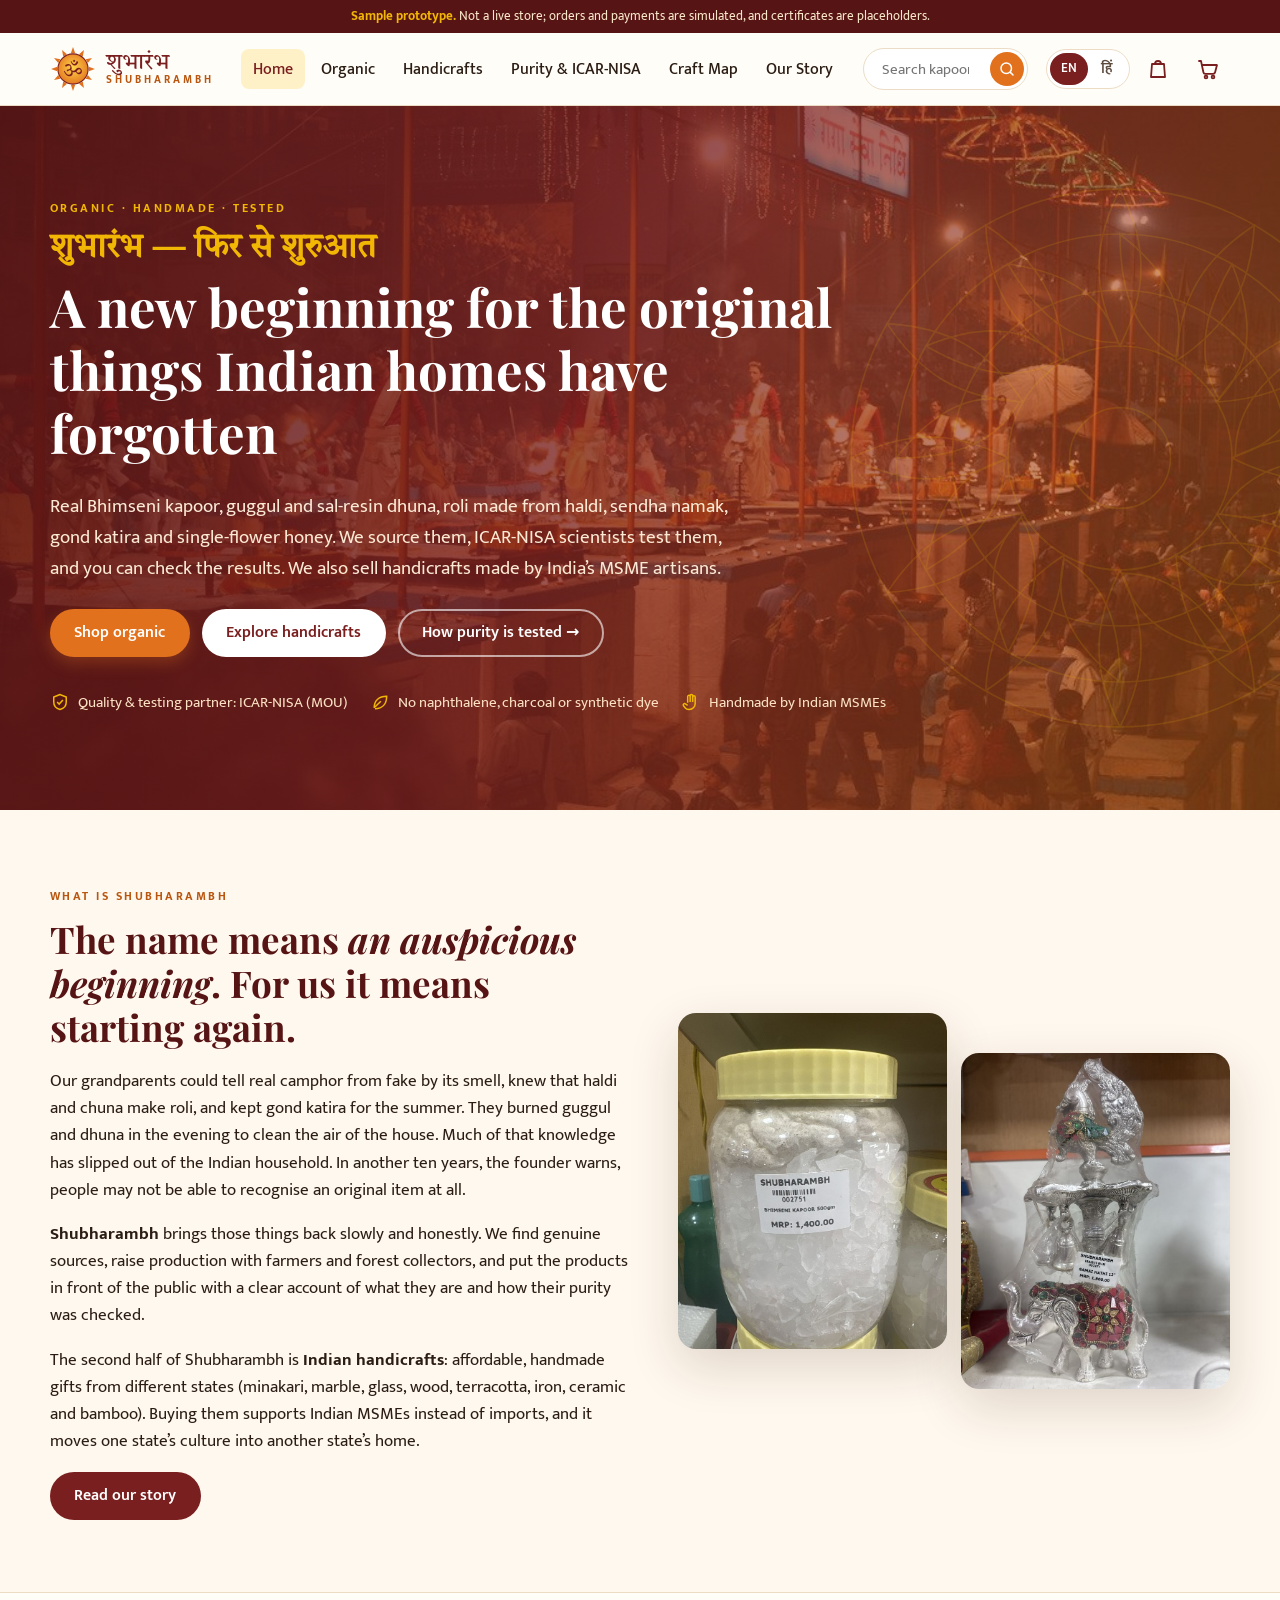
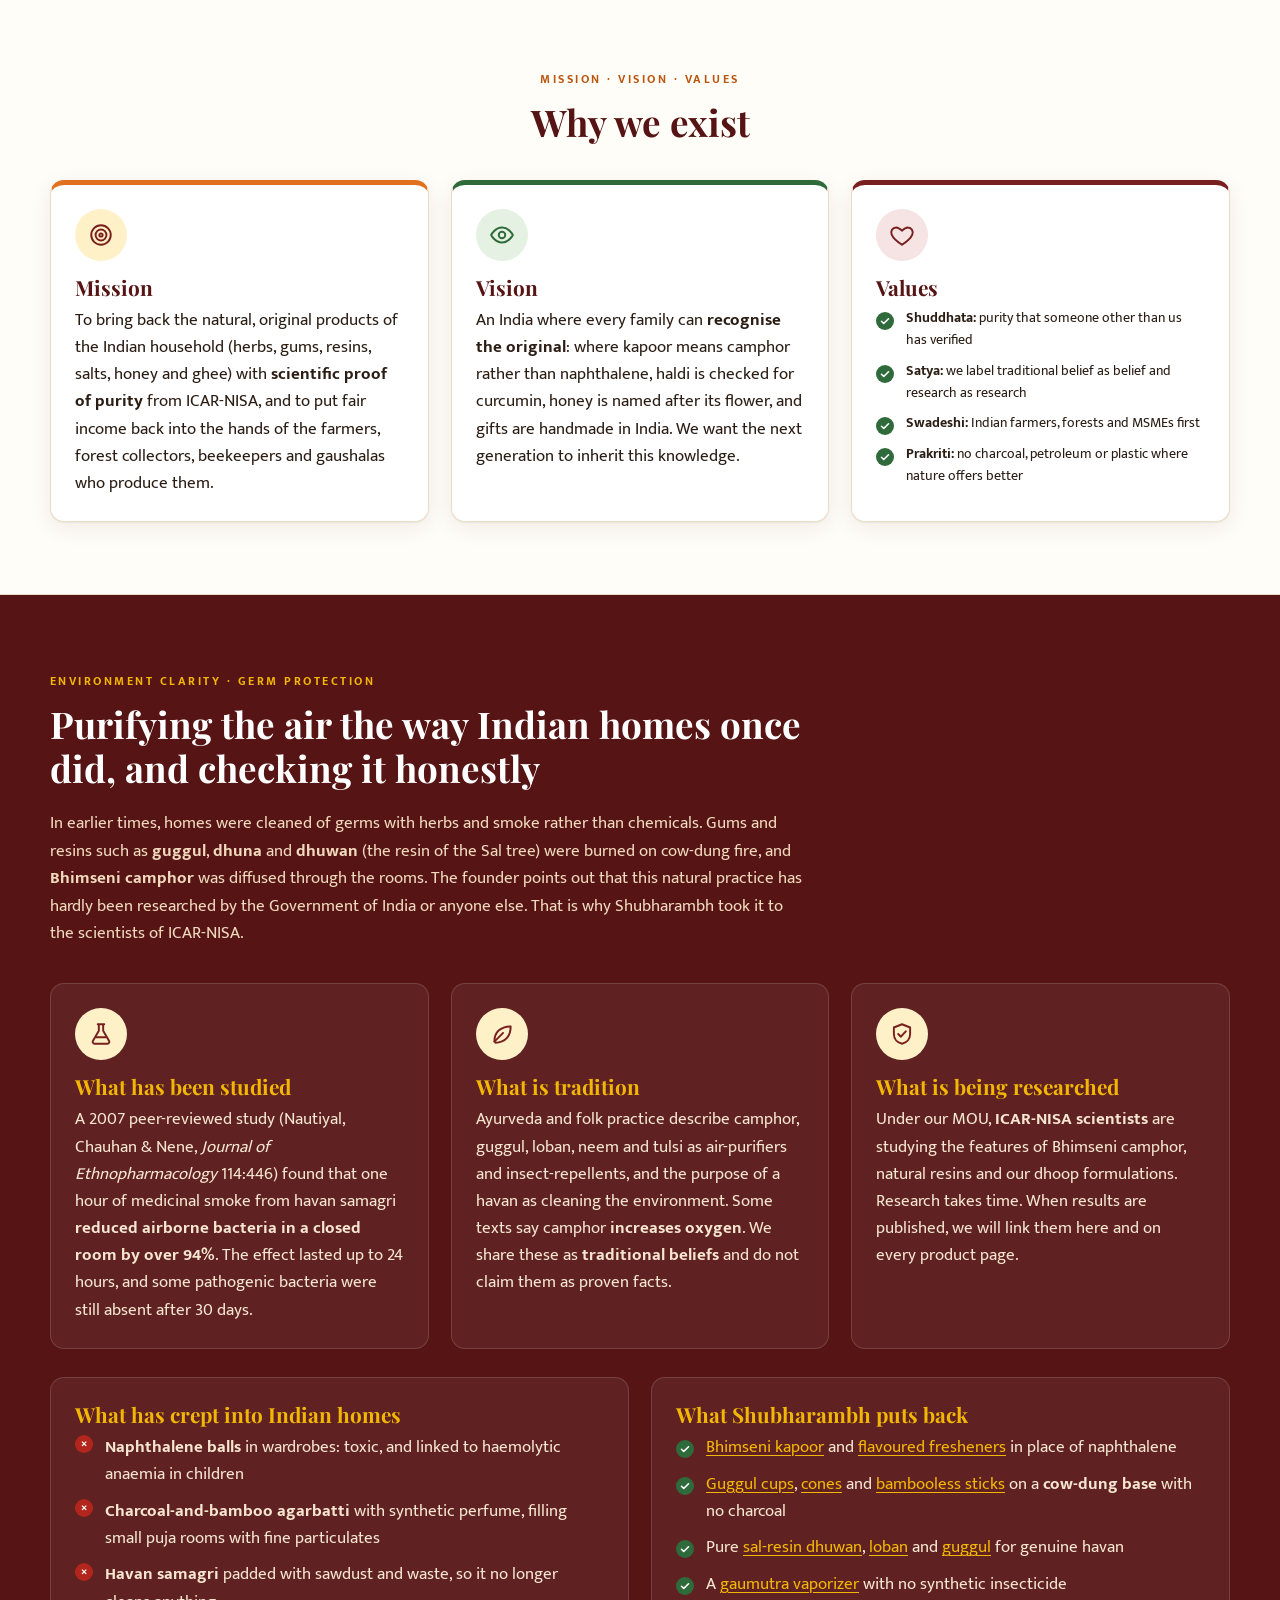
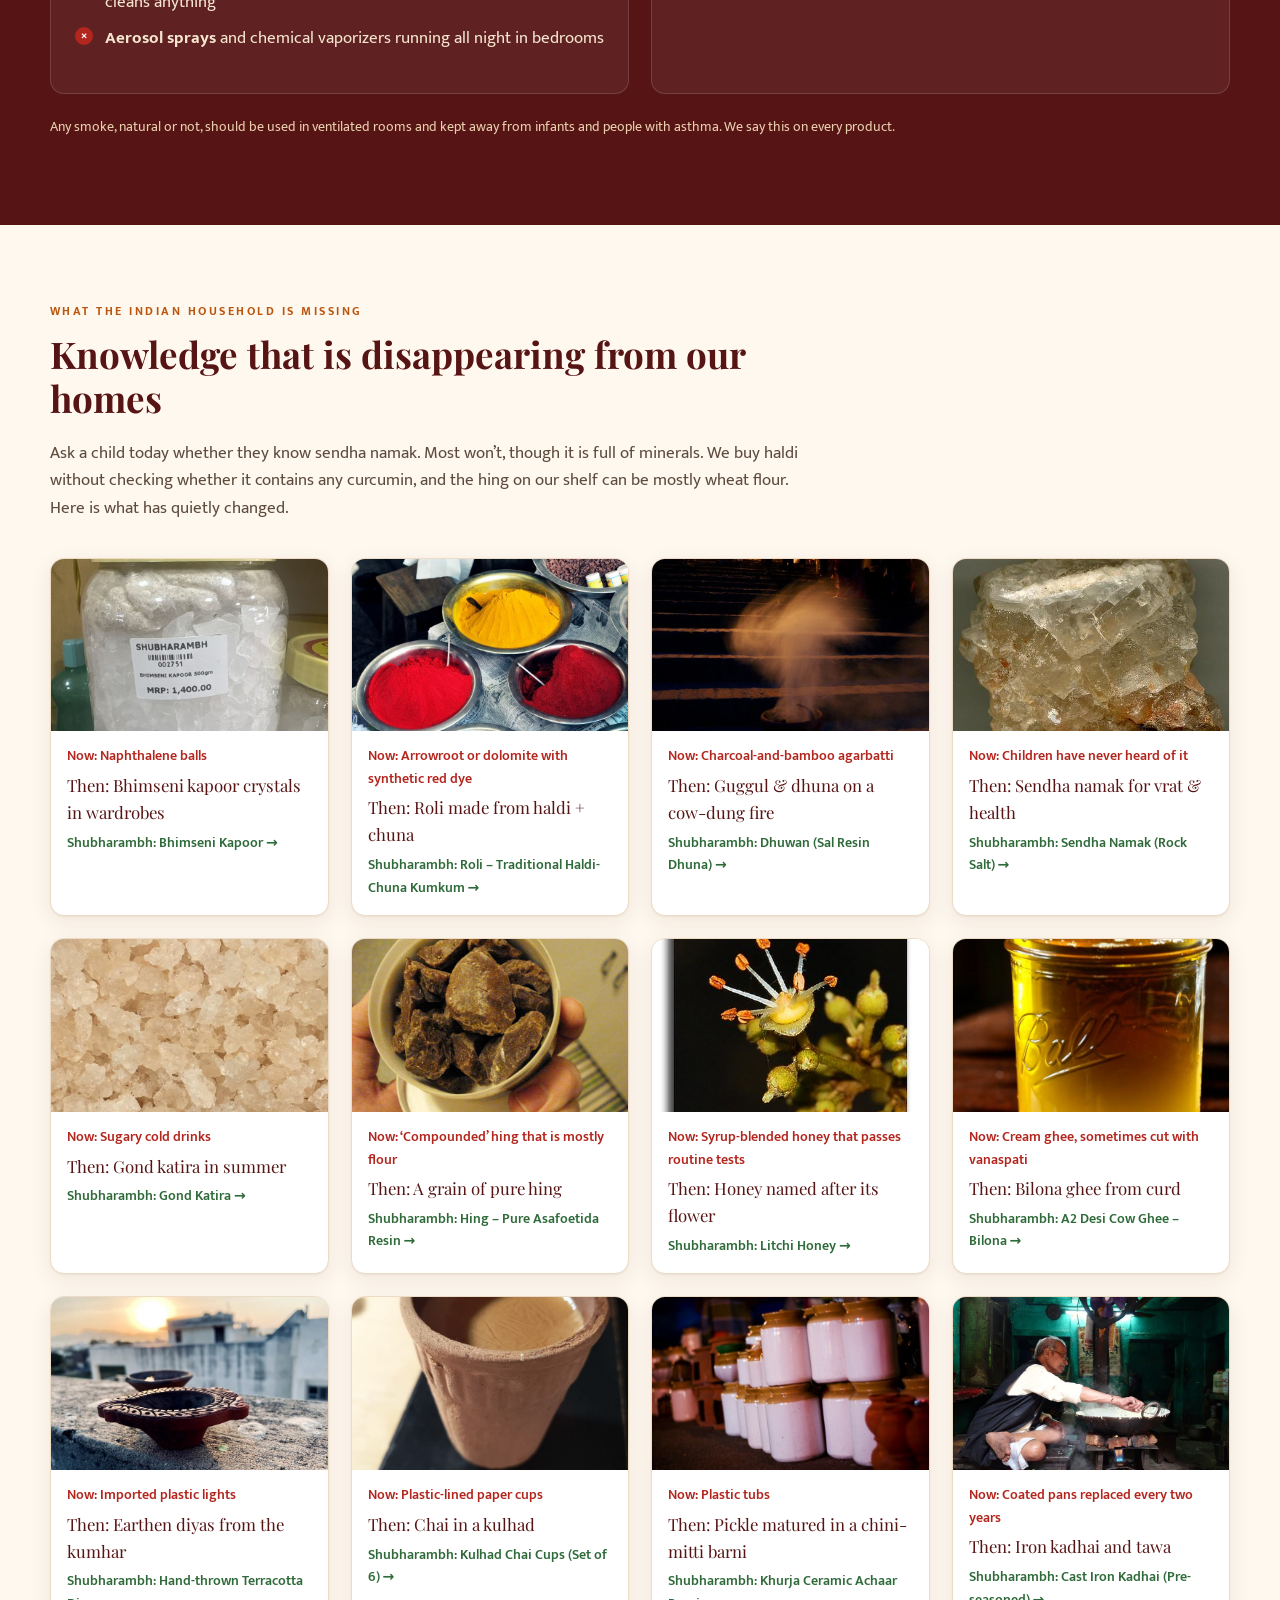
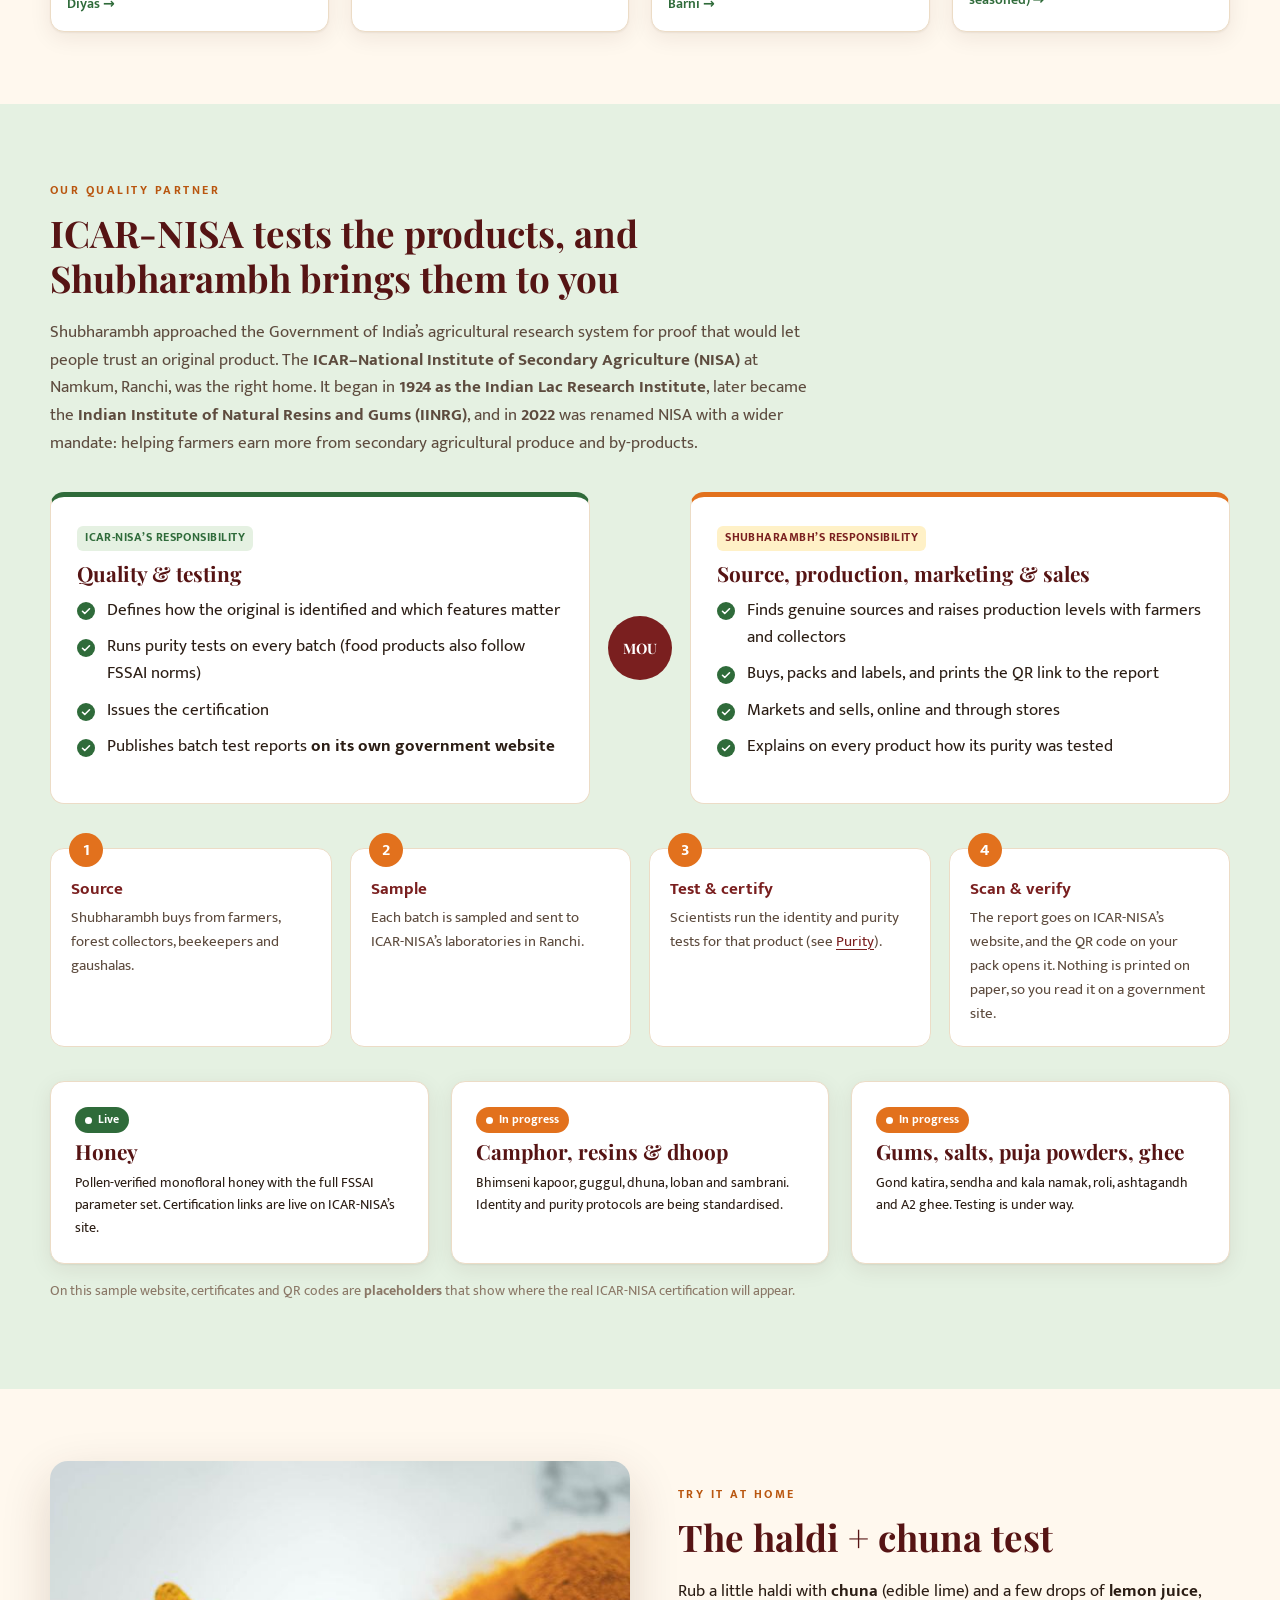
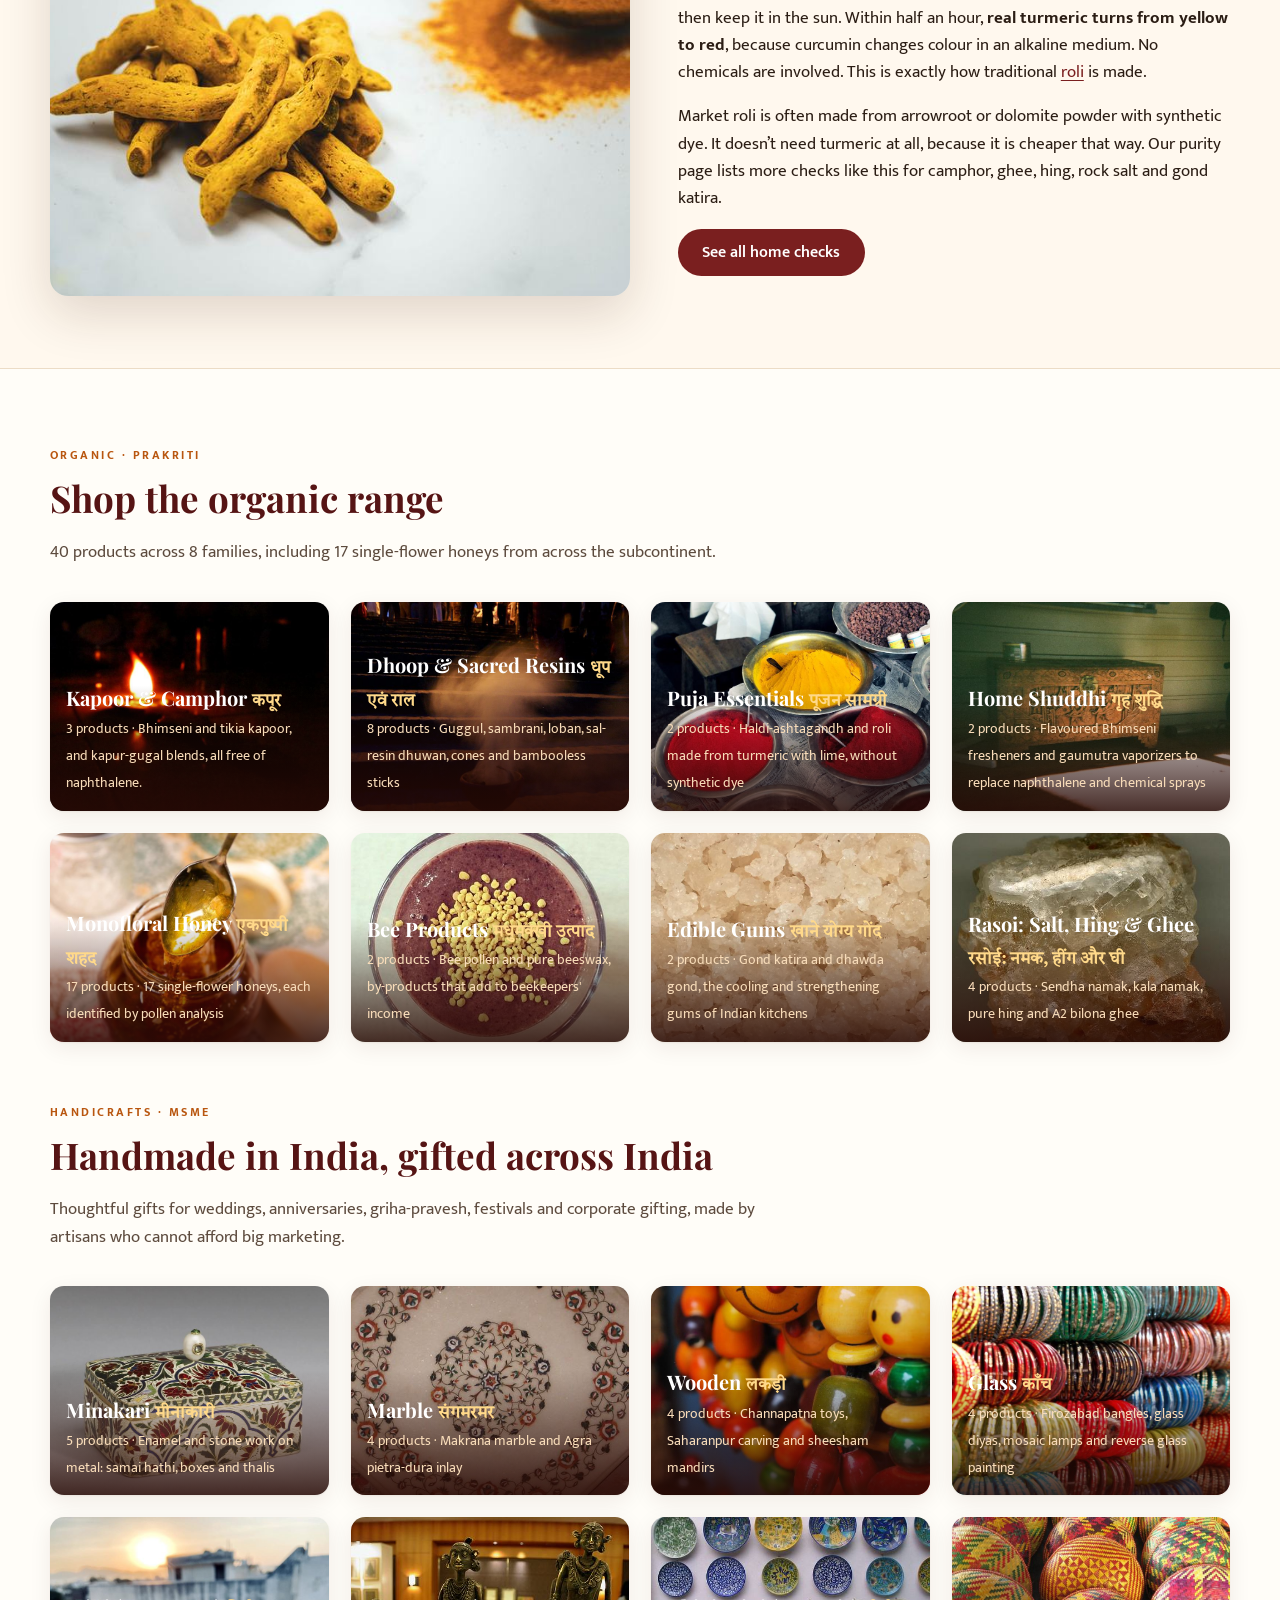
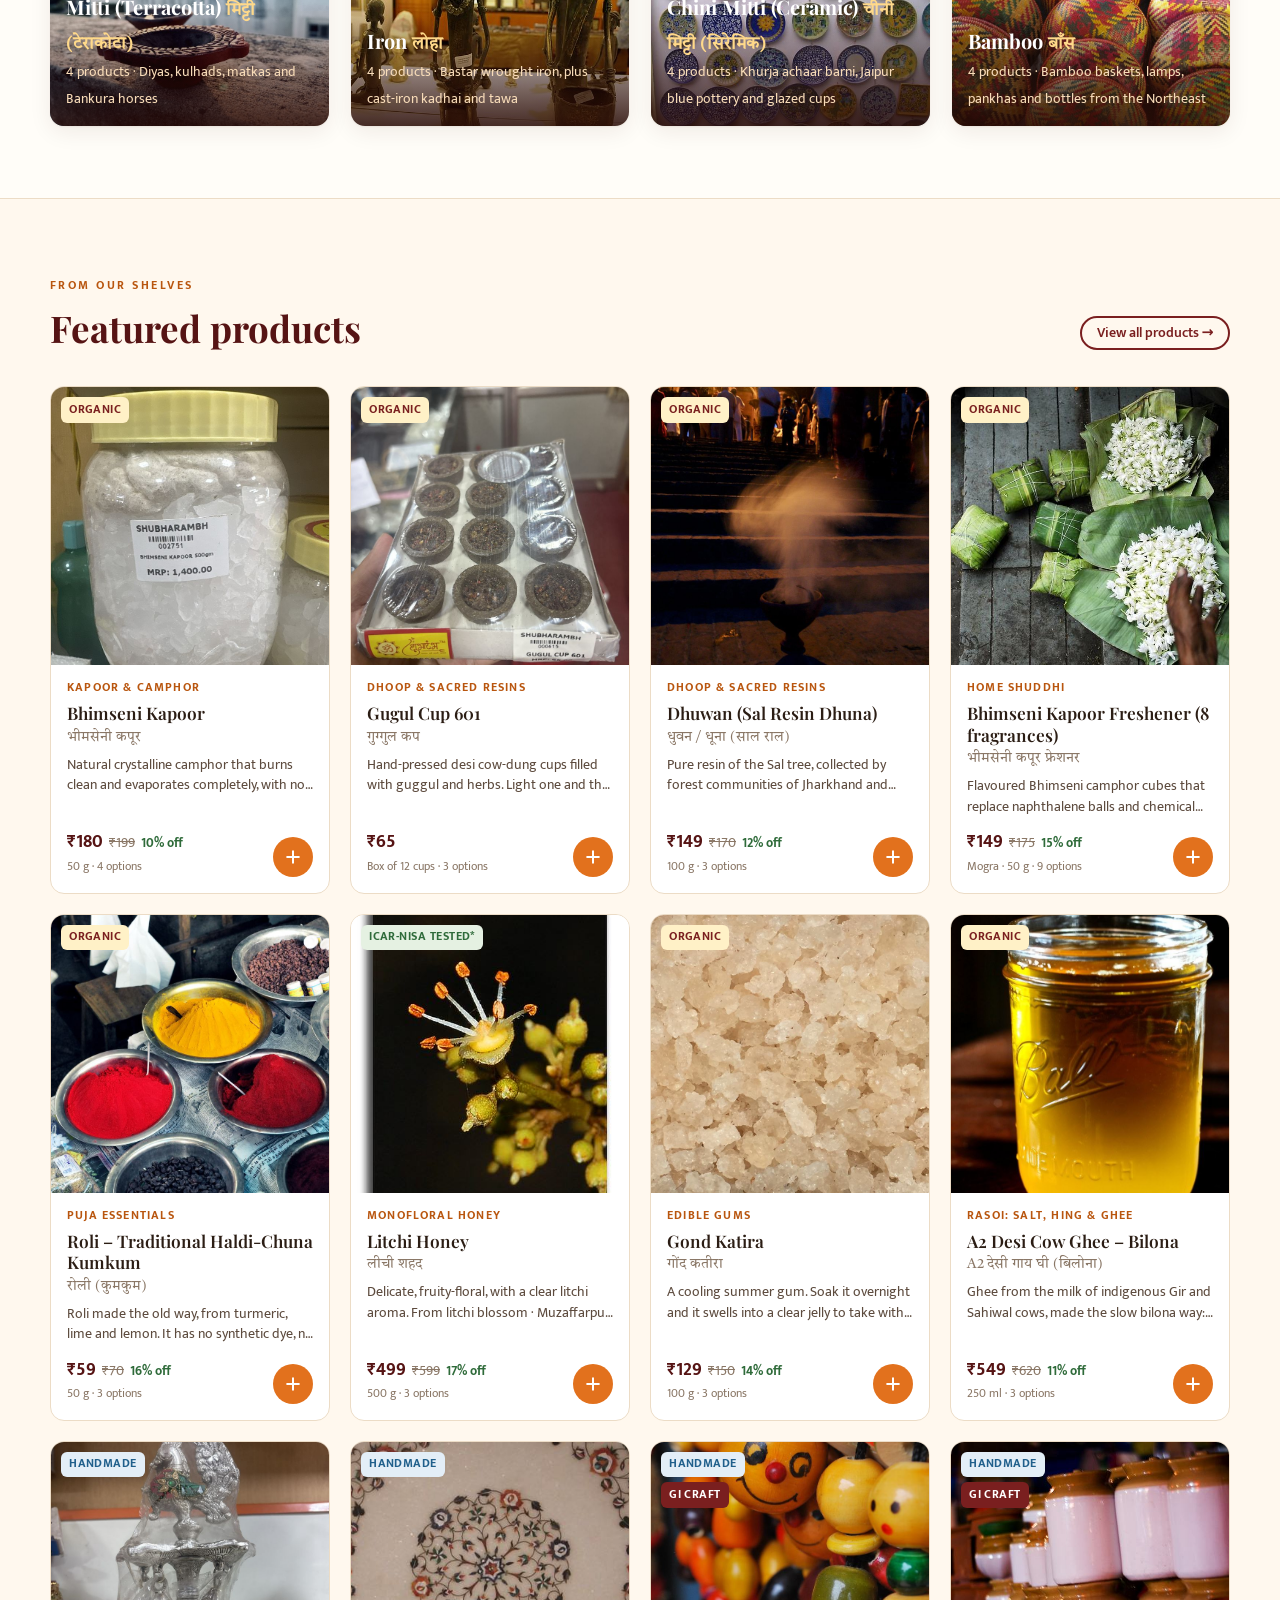
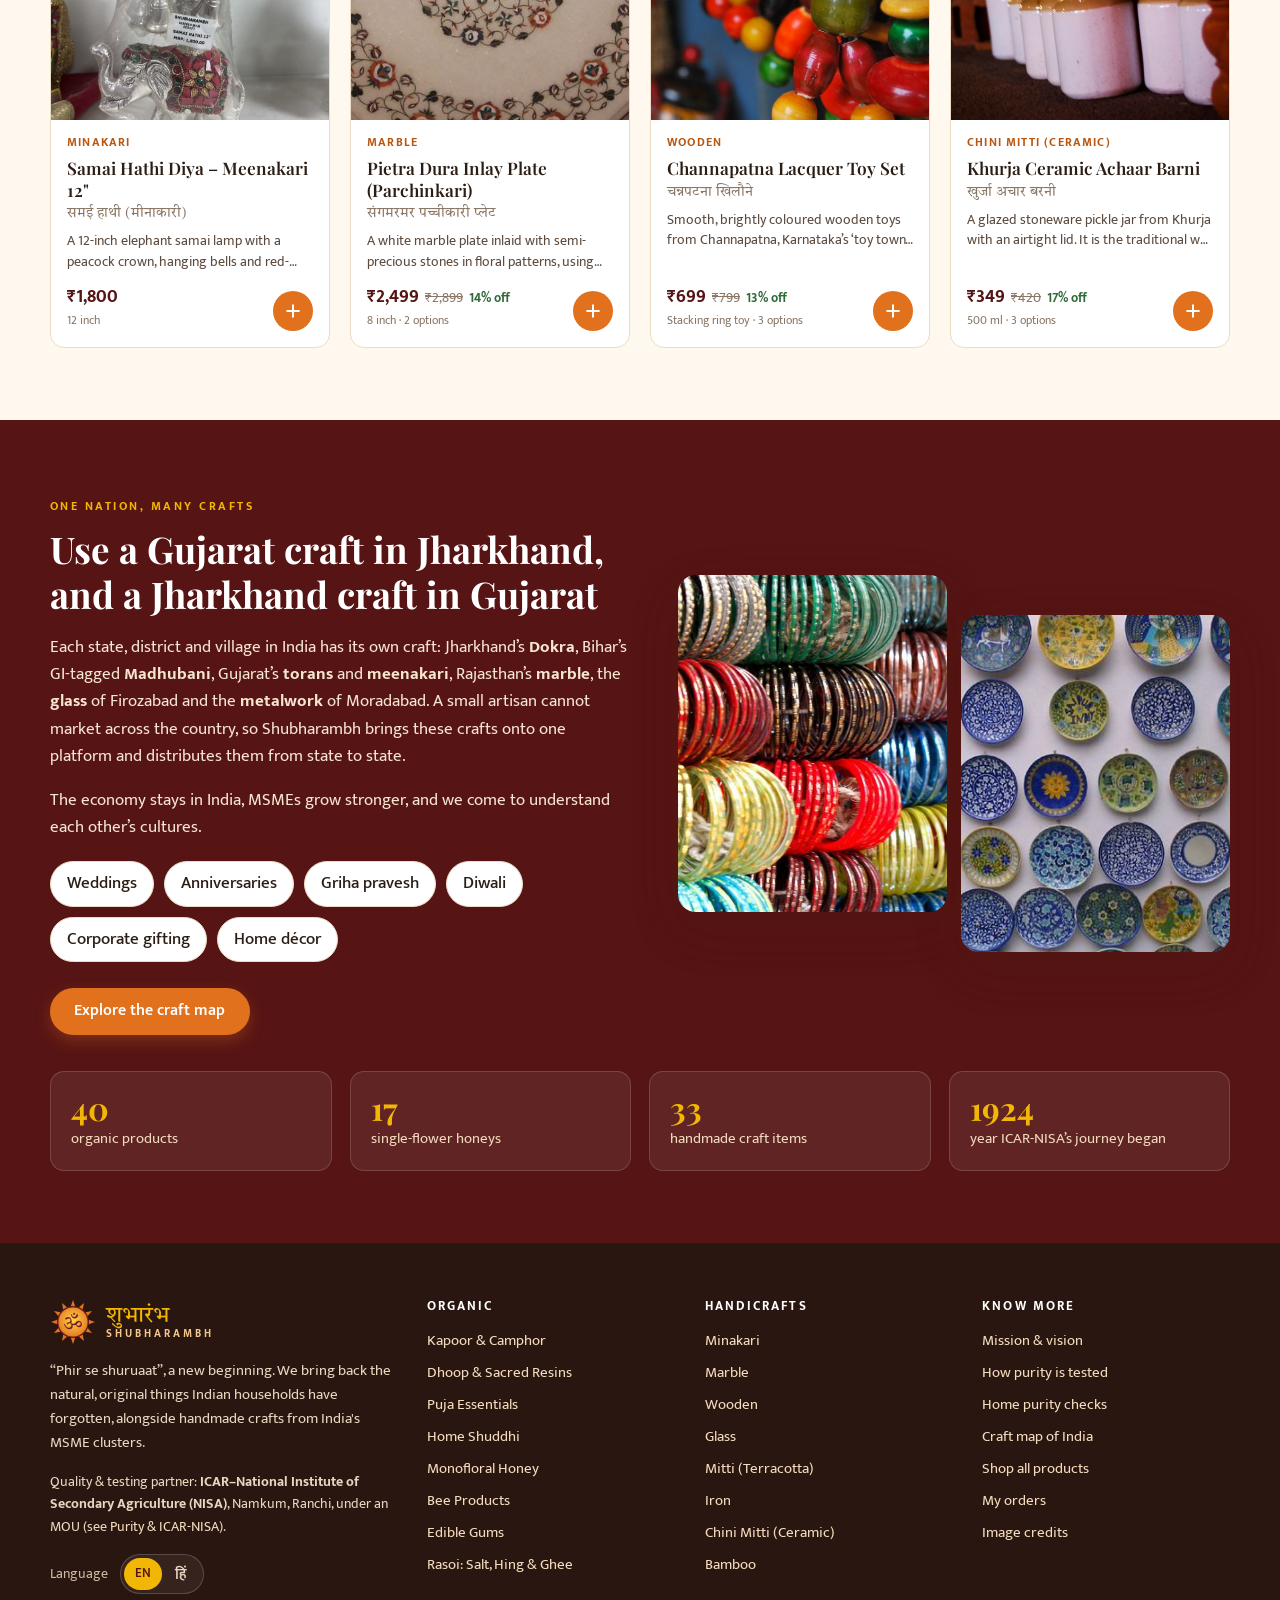
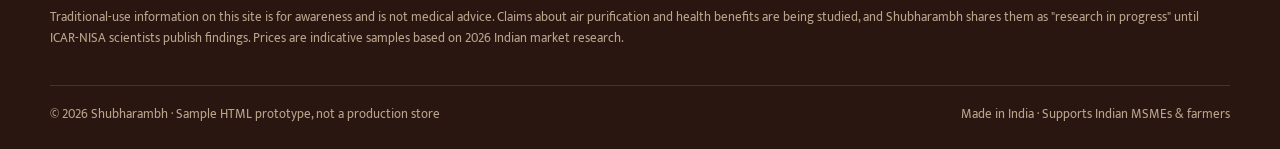
<file: index.html>
<!doctype html>
<html lang="en">
<head>
  <meta charset="utf-8">
  <meta name="viewport" content="width=device-width, initial-scale=1">
  <script>try{if(/[?&]lang=hi/.test(location.search)||(!/[?&]lang=en/.test(location.search)&&JSON.parse(localStorage.getItem("sr_lang")||'"en"')==="hi")){document.documentElement.className+=" lang-hi i18n-wait";document.documentElement.lang="hi";setTimeout(function(){document.documentElement.classList.remove("i18n-wait")},2500)}}catch(e){}</script>
  <title>Shubharambh | A New Beginning</title>
  <meta name="description" content="Shubharambh (शुभारंभ) brings back the natural, original things Indian households have forgotten (Bhimseni kapoor, guggul, sal-resin dhuna, roli, sendha namak, gond katira, monofloral honey) with quality testing by ICAR-NISA. Also handmade crafts from India's MSME clusters.">
  <link rel="preconnect" href="https://fonts.googleapis.com">
  <link rel="preconnect" href="https://fonts.gstatic.com" crossorigin>
  <link href="https://fonts.googleapis.com/css2?family=Mukta:wght@400;500;600;700&family=Playfair+Display:wght@600;700&family=Tiro+Devanagari+Hindi&display=swap" rel="stylesheet">
  <link rel="stylesheet" href="assets/css/style.css">
  <link rel="icon" href="assets/img/brand/favicon.svg" type="image/svg+xml">
</head>
<body data-page="home">
  <div id="site-header"></div>

  <main id="main">
    <!-- ============ HERO ============ -->
    <section class="hero" style="background-image:url('assets/img/site/hero.jpg')">
      <svg class="mandala" viewBox="0 0 200 200" aria-hidden="true"><g fill="none" stroke="currentColor" stroke-width=".6">
        <circle cx="100" cy="100" r="96"/><circle cx="100" cy="100" r="80"/><circle cx="100" cy="100" r="60"/><circle cx="100" cy="100" r="40"/><circle cx="100" cy="100" r="18"/>
        <g id="petal"><path d="M100 4c10 20 10 36 0 56c-10-20-10-36 0-56z"/><path d="M100 20c18 14 24 28 20 44c-14-8-20-22-20-44z"/></g>
        <use href="#petal" transform="rotate(30 100 100)"/><use href="#petal" transform="rotate(60 100 100)"/><use href="#petal" transform="rotate(90 100 100)"/><use href="#petal" transform="rotate(120 100 100)"/><use href="#petal" transform="rotate(150 100 100)"/><use href="#petal" transform="rotate(180 100 100)"/><use href="#petal" transform="rotate(210 100 100)"/><use href="#petal" transform="rotate(240 100 100)"/><use href="#petal" transform="rotate(270 100 100)"/><use href="#petal" transform="rotate(300 100 100)"/><use href="#petal" transform="rotate(330 100 100)"/>
      </g></svg>
      <div class="wrap">
        <span class="eyebrow" style="color:var(--haldi)">Organic · Handmade · Tested</span>
        <h1><span class="deva">शुभारंभ — फिर से शुरुआत</span>A new beginning for the original things Indian homes have forgotten</h1>
        <p class="lead">Real Bhimseni kapoor, guggul and sal-resin dhuna, roli made from haldi, sendha namak, gond katira and single-flower honey. We source them, ICAR-NISA scientists test them, and you can check the results. We also sell handicrafts made by India’s MSME artisans.</p>
        <div class="hero-actions">
          <a class="btn btn-primary" href="products.html?type=organic">Shop organic</a>
          <a class="btn btn-light" href="products.html?type=handicraft">Explore handicrafts</a>
          <a class="btn btn-ghost" style="color:#fff;border-color:rgba(255,255,255,.6)" href="purity.html">How purity is tested →</a>
        </div>
        <div class="hero-badges">
          <span><svg viewBox="0 0 24 24" fill="none" stroke="currentColor" stroke-width="1.8"><path d="M12 3 4.5 6v6c0 4.5 3.2 8 7.5 9 4.3-1 7.5-4.5 7.5-9V6L12 3Z"/><path d="m8.5 12 2.5 2.5 4.5-5"/></svg><span>Quality &amp; testing partner: ICAR-NISA (MOU)</span></span>
          <span><svg viewBox="0 0 24 24" fill="none" stroke="currentColor" stroke-width="1.8"><path d="M5 19c0-9 6-14 15-14 0 9-5 15-14 15"/><path d="M5 19 13 11"/></svg><span>No naphthalene, charcoal or synthetic dye</span></span>
          <span><svg viewBox="0 0 24 24" fill="none" stroke="currentColor" stroke-width="1.8"><path d="M8 13V5.5a1.5 1.5 0 0 1 3 0V12M11 11V4.5a1.5 1.5 0 0 1 3 0V12M14 11V6a1.5 1.5 0 0 1 3 0v8a7 7 0 0 1-7 7h-.5a6 6 0 0 1-4.6-2.2L3 16.5a1.6 1.6 0 0 1 2.4-2.1L8 16"/></svg><span>Handmade by Indian MSMEs</span></span>
        </div>
      </div>
    </section>

    <!-- ============ WHAT IS SHUBHARAMBH ============ -->
    <section class="block">
      <div class="wrap split">
        <div class="reveal">
          <span class="eyebrow">What is Shubharambh</span>
          <h2>The name means <i>an auspicious beginning</i>. For us it means starting again.</h2>
          <p>Our grandparents could tell real camphor from fake by its smell, knew that haldi and chuna make roli, and kept gond katira for the summer. They burned guggul and dhuna in the evening to clean the air of the house. Much of that knowledge has slipped out of the Indian household. In another ten years, the founder warns, people may not be able to recognise an original item at all.</p>
          <p><b>Shubharambh</b> brings those things back slowly and honestly. We find genuine sources, raise production with farmers and forest collectors, and put the products in front of the public with a clear account of what they are and how their purity was checked.</p>
          <p>The second half of Shubharambh is <b>Indian handicrafts</b>: affordable, handmade gifts from different states (minakari, marble, glass, wood, terracotta, iron, ceramic and bamboo). Buying them supports Indian MSMEs instead of imports, and it moves one state’s culture into another state’s home.</p>
          <a class="btn btn-maroon" href="about.html">Read our story</a>
        </div>
        <div class="img-stack reveal">
          <div class="img-frame"><img src="assets/img/p/own/bhimseni-0.jpg" alt="Shubharambh Bhimseni Kapoor 500 g jar" loading="lazy"></div>
          <div class="img-frame"><img src="assets/img/p/own/samai-meena-0.jpg" alt="Shubharambh meenakari Samai Hathi diya" loading="lazy"></div>
        </div>
      </div>
    </section>

    <!-- ============ MISSION / VISION ============ -->
    <section class="block block-paper">
      <div class="wrap">
        <div class="section-head center reveal" style="text-align:center">
          <span class="eyebrow">Mission · Vision · Values</span>
          <h2>Why we exist</h2>
        </div>
        <div class="grid g3">
          <article class="card mv-card reveal">
            <div class="icon-circle"><svg viewBox="0 0 24 24" fill="none" stroke="currentColor" stroke-width="1.8" stroke-linecap="round"><circle cx="12" cy="12" r="9"/><circle cx="12" cy="12" r="5"/><circle cx="12" cy="12" r="1.5"/></svg></div>
            <h3>Mission</h3>
            <p>To bring back the natural, original products of the Indian household (herbs, gums, resins, salts, honey and ghee) with <b>scientific proof of purity</b> from ICAR-NISA, and to put fair income back into the hands of the farmers, forest collectors, beekeepers and gaushalas who produce them.</p>
          </article>
          <article class="card mv-card vision reveal">
            <div class="icon-circle" style="background:var(--tulsi-soft);color:var(--tulsi)"><svg viewBox="0 0 24 24" fill="none" stroke="currentColor" stroke-width="1.8" stroke-linecap="round"><path d="M2 12s3.5-7 10-7 10 7 10 7-3.5 7-10 7S2 12 2 12Z"/><circle cx="12" cy="12" r="3"/></svg></div>
            <h3>Vision</h3>
            <p>An India where every family can <b>recognise the original</b>: where kapoor means camphor rather than naphthalene, haldi is checked for curcumin, honey is named after its flower, and gifts are handmade in India. We want the next generation to inherit this knowledge.</p>
          </article>
          <article class="card mv-card values reveal">
            <div class="icon-circle" style="background:#f6e3e3"><svg viewBox="0 0 24 24" fill="none" stroke="currentColor" stroke-width="1.8" stroke-linecap="round"><path d="M12 21s-7.5-4.6-9.5-9.3C1.2 8.6 3.2 5 6.6 5c2 0 3.5 1.1 5.4 3 1.9-1.9 3.4-3 5.4-3 3.4 0 5.4 3.6 4.1 6.7C19.5 16.4 12 21 12 21Z"/></svg></div>
            <h3>Values</h3>
            <ul class="checklist small" style="margin:0">
              <li><b>Shuddhata:</b> purity that someone other than us has verified</li>
              <li><b>Satya:</b> we label traditional belief as belief and research as research</li>
              <li><b>Swadeshi:</b> Indian farmers, forests and MSMEs first</li>
              <li><b>Prakriti:</b> no charcoal, petroleum or plastic where nature offers better</li>
            </ul>
          </article>
        </div>
      </div>
    </section>

    <!-- ============ ENVIRONMENT CLARITY & GERM PROTECTION ============ -->
    <section class="block block-maroon" id="environment">
      <div class="wrap">
        <div class="section-head reveal">
          <span class="eyebrow">Environment clarity · Germ protection</span>
          <h2>Purifying the air the way Indian homes once did, and checking it honestly</h2>
          <p>In earlier times, homes were cleaned of germs with herbs and smoke rather than chemicals. Gums and resins such as <b>guggul</b>, <b>dhuna</b> and <b>dhuwan</b> (the resin of the Sal tree) were burned on cow-dung fire, and <b>Bhimseni camphor</b> was diffused through the rooms. The founder points out that this natural practice has hardly been researched by the Government of India or anyone else. That is why Shubharambh took it to the scientists of ICAR-NISA.</p>
        </div>
        <div class="grid g3">
          <article class="card reveal">
            <div class="icon-circle"><svg viewBox="0 0 24 24" fill="none" stroke="currentColor" stroke-width="1.8" stroke-linecap="round" stroke-linejoin="round"><path d="M9 3h6M10 3v6L4.5 18.5A1.7 1.7 0 0 0 6 21h12a1.7 1.7 0 0 0 1.5-2.5L14 9V3"/><path d="M7.5 15h9"/></svg></div>
            <h3>What has been studied</h3>
            <p>A 2007 peer-reviewed study (Nautiyal, Chauhan &amp; Nene, <i>Journal of Ethnopharmacology</i> 114:446) found that one hour of medicinal smoke from havan samagri <b>reduced airborne bacteria in a closed room by over 94%</b>. The effect lasted up to 24 hours, and some pathogenic bacteria were still absent after 30 days.</p>
          </article>
          <article class="card reveal">
            <div class="icon-circle"><svg viewBox="0 0 24 24" fill="none" stroke="currentColor" stroke-width="1.8" stroke-linecap="round" stroke-linejoin="round"><path d="M5 19c0-9 6-14 15-14 0 9-5 15-14 15"/><path d="M5 19 13 11"/></svg></div>
            <h3>What is tradition</h3>
            <p>Ayurveda and folk practice describe camphor, guggul, loban, neem and tulsi as air-purifiers and insect-repellents, and the purpose of a havan as cleaning the environment. Some texts say camphor <b>increases oxygen</b>. We share these as <b>traditional beliefs</b> and do not claim them as proven facts.</p>
          </article>
          <article class="card reveal">
            <div class="icon-circle"><svg viewBox="0 0 24 24" fill="none" stroke="currentColor" stroke-width="1.8" stroke-linecap="round" stroke-linejoin="round"><path d="M12 3 4.5 6v6c0 4.5 3.2 8 7.5 9 4.3-1 7.5-4.5 7.5-9V6L12 3Z"/><path d="m8.5 12 2.5 2.5 4.5-5"/></svg></div>
            <h3>What is being researched</h3>
            <p>Under our MOU, <b>ICAR-NISA scientists</b> are studying the features of Bhimseni camphor, natural resins and our dhoop formulations. Research takes time. When results are published, we will link them here and on every product page.</p>
          </article>
        </div>

        <div class="grid g2" style="margin-top:28px">
          <div class="card reveal">
            <h3>What has crept into Indian homes</h3>
            <ul class="crosslist">
              <li><b>Naphthalene balls</b> in wardrobes: toxic, and linked to haemolytic anaemia in children</li>
              <li><b>Charcoal-and-bamboo agarbatti</b> with synthetic perfume, filling small puja rooms with fine particulates</li>
              <li><b>Havan samagri</b> padded with sawdust and waste, so it no longer cleans anything</li>
              <li><b>Aerosol sprays</b> and chemical vaporizers running all night in bedrooms</li>
            </ul>
          </div>
          <div class="card reveal">
            <h3>What Shubharambh puts back</h3>
            <ul class="checklist">
              <li><a href="product.html?id=bhimseni-kapoor" style="color:var(--haldi)">Bhimseni kapoor</a> and <a href="product.html?id=kapoor-freshener" style="color:var(--haldi)">flavoured fresheners</a> in place of naphthalene</li>
              <li><a href="product.html?id=gugul-cup" style="color:var(--haldi)">Guggul cups</a>, <a href="product.html?id=dhup-cone" style="color:var(--haldi)">cones</a> and <a href="product.html?id=dhup-sticks" style="color:var(--haldi)">bambooless sticks</a> on a <b>cow-dung base</b> with no charcoal</li>
              <li>Pure <a href="product.html?id=dhuwan" style="color:var(--haldi)">sal-resin dhuwan</a>, <a href="product.html?id=loban" style="color:var(--haldi)">loban</a> and <a href="product.html?id=gugol-imported" style="color:var(--haldi)">guggul</a> for genuine havan</li>
              <li>A <a href="product.html?id=gaumutra-vaporizer" style="color:var(--haldi)">gaumutra vaporizer</a> with no synthetic insecticide</li>
            </ul>
          </div>
        </div>
        <p class="small reveal" style="margin-top:22px;color:#e9cfae">Any smoke, natural or not, should be used in ventilated rooms and kept away from infants and people with asthma. We say this on every product.</p>
      </div>
    </section>

    <!-- ============ WHAT HOUSEHOLDS ARE MISSING ============ -->
    <section class="block">
      <div class="wrap">
        <div class="section-head reveal">
          <span class="eyebrow">What the Indian household is missing</span>
          <h2>Knowledge that is disappearing from our homes</h2>
          <p>Ask a child today whether they know sendha namak. Most won’t, though it is full of minerals. We buy haldi without checking whether it contains any curcumin, and the hing on our shelf can be mostly wheat flour. Here is what has quietly changed.</p>
        </div>
        <div class="grid g4" id="missing-grid"></div>
      </div>
    </section>

    <!-- ============ ICAR-NISA PARTNERSHIP ============ -->
    <section class="block block-green" id="nisa">
      <div class="wrap">
        <div class="section-head reveal">
          <span class="eyebrow">Our quality partner</span>
          <h2>ICAR-NISA tests the products, and Shubharambh brings them to you</h2>
          <p>Shubharambh approached the Government of India’s agricultural research system for proof that would let people trust an original product. The <b>ICAR–National Institute of Secondary Agriculture (NISA)</b> at Namkum, Ranchi, was the right home. It began in <b>1924 as the Indian Lac Research Institute</b>, later became the <b>Indian Institute of Natural Resins and Gums (IINRG)</b>, and in <b>2022</b> was renamed NISA with a wider mandate: helping farmers earn more from secondary agricultural produce and by-products.</p>
        </div>
        <div class="mou reveal">
          <div class="side nisa">
            <span class="badge badge-green">ICAR-NISA’s responsibility</span>
            <h3 style="margin-top:10px">Quality &amp; testing</h3>
            <ul class="checklist">
              <li>Defines how the original is identified and which features matter</li>
              <li>Runs purity tests on every batch (food products also follow FSSAI norms)</li>
              <li>Issues the certification</li>
              <li>Publishes batch test reports <b>on its own government website</b></li>
            </ul>
          </div>
          <div class="join"><div><span>MOU</span></div></div>
          <div class="side sr">
            <span class="badge">Shubharambh’s responsibility</span>
            <h3 style="margin-top:10px">Source, production, marketing &amp; sales</h3>
            <ul class="checklist">
              <li>Finds genuine sources and raises production levels with farmers and collectors</li>
              <li>Buys, packs and labels, and prints the QR link to the report</li>
              <li>Markets and sells, online and through stores</li>
              <li>Explains on every product how its purity was tested</li>
            </ul>
          </div>
        </div>
        <div class="steps reveal" style="margin-top:44px">
          <div class="step"><h4>Source</h4><p>Shubharambh buys from farmers, forest collectors, beekeepers and gaushalas.</p></div>
          <div class="step"><h4>Sample</h4><p>Each batch is sampled and sent to ICAR-NISA’s laboratories in Ranchi.</p></div>
          <div class="step"><h4>Test &amp; certify</h4><p>Scientists run the identity and purity tests for that product (see <a href="purity.html">Purity</a>).</p></div>
          <div class="step"><h4>Scan &amp; verify</h4><p>The report goes on ICAR-NISA’s website, and the QR code on your pack opens it. Nothing is printed on paper, so you read it on a government site.</p></div>
        </div>
        <div class="grid g3 reveal" style="margin-top:34px">
          <div class="card"><span class="status-pill"><i></i>Live</span><h3>Honey</h3><p class="small">Pollen-verified monofloral honey with the full FSSAI parameter set. Certification links are live on ICAR-NISA’s site.</p></div>
          <div class="card"><span class="status-pill progress"><i></i>In progress</span><h3>Camphor, resins &amp; dhoop</h3><p class="small">Bhimseni kapoor, guggul, dhuna, loban and sambrani. Identity and purity protocols are being standardised.</p></div>
          <div class="card"><span class="status-pill progress"><i></i>In progress</span><h3>Gums, salts, puja powders, ghee</h3><p class="small">Gond katira, sendha and kala namak, roli, ashtagandh and A2 ghee. Testing is under way.</p></div>
        </div>
        <p class="small muted reveal" style="margin-top:16px">On this sample website, certificates and QR codes are <b>placeholders</b> that show where the real ICAR-NISA certification will appear.</p>
      </div>
    </section>

    <!-- ============ HOME TEST ============ -->
    <section class="block">
      <div class="wrap split">
        <div class="img-frame reveal" style="aspect-ratio:4/3"><img src="assets/img/site/haldi.jpg" alt="Turmeric root and turmeric powder" loading="lazy"></div>
        <div class="reveal">
          <span class="eyebrow">Try it at home</span>
          <h2>The haldi + chuna test</h2>
          <p>Rub a little haldi with <b>chuna</b> (edible lime) and a few drops of <b>lemon juice</b>, then keep it in the sun. Within half an hour, <b>real turmeric turns from yellow to red</b>, because curcumin changes colour in an alkaline medium. No chemicals are involved. This is exactly how traditional <a href="product.html?id=roli">roli</a> is made.</p>
          <p>Market roli is often made from arrowroot or dolomite powder with synthetic dye. It doesn’t need turmeric at all, because it is cheaper that way. Our purity page lists more checks like this for camphor, ghee, hing, rock salt and gond katira.</p>
          <a class="btn btn-maroon" href="purity.html#home-tests">See all home checks</a>
        </div>
      </div>
    </section>

    <!-- ============ CATEGORIES ============ -->
    <section class="block block-paper">
      <div class="wrap">
        <div class="section-head reveal">
          <span class="eyebrow">Organic · Prakriti</span>
          <h2>Shop the organic range</h2>
          <p>40 products across 8 families, including 17 single-flower honeys from across the subcontinent.</p>
        </div>
        <div class="grid g4" id="cat-organic"></div>
        <div class="section-head reveal" style="margin-top:56px">
          <span class="eyebrow">Handicrafts · MSME</span>
          <h2>Handmade in India, gifted across India</h2>
          <p>Thoughtful gifts for weddings, anniversaries, griha-pravesh, festivals and corporate gifting, made by artisans who cannot afford big marketing.</p>
        </div>
        <div class="grid g4" id="cat-handicraft"></div>
      </div>
    </section>

    <!-- ============ FEATURED ============ -->
    <section class="block">
      <div class="wrap">
        <div class="section-head reveal" style="display:flex;justify-content:space-between;align-items:flex-end;gap:20px;flex-wrap:wrap;max-width:none">
          <div><span class="eyebrow">From our shelves</span><h2 style="margin:0">Featured products</h2></div>
          <a class="btn btn-ghost btn-sm" href="products.html">View all products →</a>
        </div>
        <div class="products-grid" id="featured"></div>
      </div>
    </section>

    <!-- ============ CRAFTS / MSME ============ -->
    <section class="block block-maroon">
      <div class="wrap split">
        <div class="reveal">
          <span class="eyebrow">One nation, many crafts</span>
          <h2>Use a Gujarat craft in Jharkhand, and a Jharkhand craft in Gujarat</h2>
          <p>Each state, district and village in India has its own craft: Jharkhand’s <b>Dokra</b>, Bihar’s GI-tagged <b>Madhubani</b>, Gujarat’s <b>torans</b> and <b>meenakari</b>, Rajasthan’s <b>marble</b>, the <b>glass</b> of Firozabad and the <b>metalwork</b> of Moradabad. A small artisan cannot market across the country, so Shubharambh brings these crafts onto one platform and distributes them from state to state.</p>
          <p>The economy stays in India, MSMEs grow stronger, and we come to understand each other’s cultures.</p>
          <div class="occasions" style="margin:20px 0 26px">
            <span style="color:var(--ink)">Weddings</span><span style="color:var(--ink)">Anniversaries</span><span style="color:var(--ink)">Griha pravesh</span><span style="color:var(--ink)">Diwali</span><span style="color:var(--ink)">Corporate gifting</span><span style="color:var(--ink)">Home décor</span>
          </div>
          <a class="btn btn-primary" href="crafts.html">Explore the craft map</a>
        </div>
        <div class="img-stack reveal">
          <div class="img-frame"><img src="assets/img/site/craft1.jpg" alt="Glass bangles from Firozabad" loading="lazy"></div>
          <div class="img-frame"><img src="assets/img/site/craft2.jpg" alt="Jaipur blue pottery" loading="lazy"></div>
        </div>
      </div>
      <div class="wrap">
        <div class="stat-row reveal">
          <div class="stat"><b data-count="organic">40</b><span>organic products</span></div>
          <div class="stat"><b>17</b><span>single-flower honeys</span></div>
          <div class="stat"><b data-count="handicraft">33</b><span>handmade craft items</span></div>
          <div class="stat"><b>1924</b><span>year ICAR-NISA’s journey began</span></div>
        </div>
      </div>
    </section>
  </main>

  <div id="site-footer"></div>

  <script src="assets/js/data-organic.js"></script>
  <script src="assets/js/data-organic.hi.js"></script>
  <script src="assets/js/data-honey.js"></script>
  <script src="assets/js/data-crafts.js"></script>
  <script src="assets/js/data-crafts.hi.js"></script>
  <script src="assets/js/images.js"></script>
  <script src="assets/js/i18n.js"></script>
  <script src="assets/js/i18n-static.js"></script>
  <script src="assets/js/app.js"></script>
  <script src="assets/js/pages/home.js"></script>
</body>
</html>
</file>
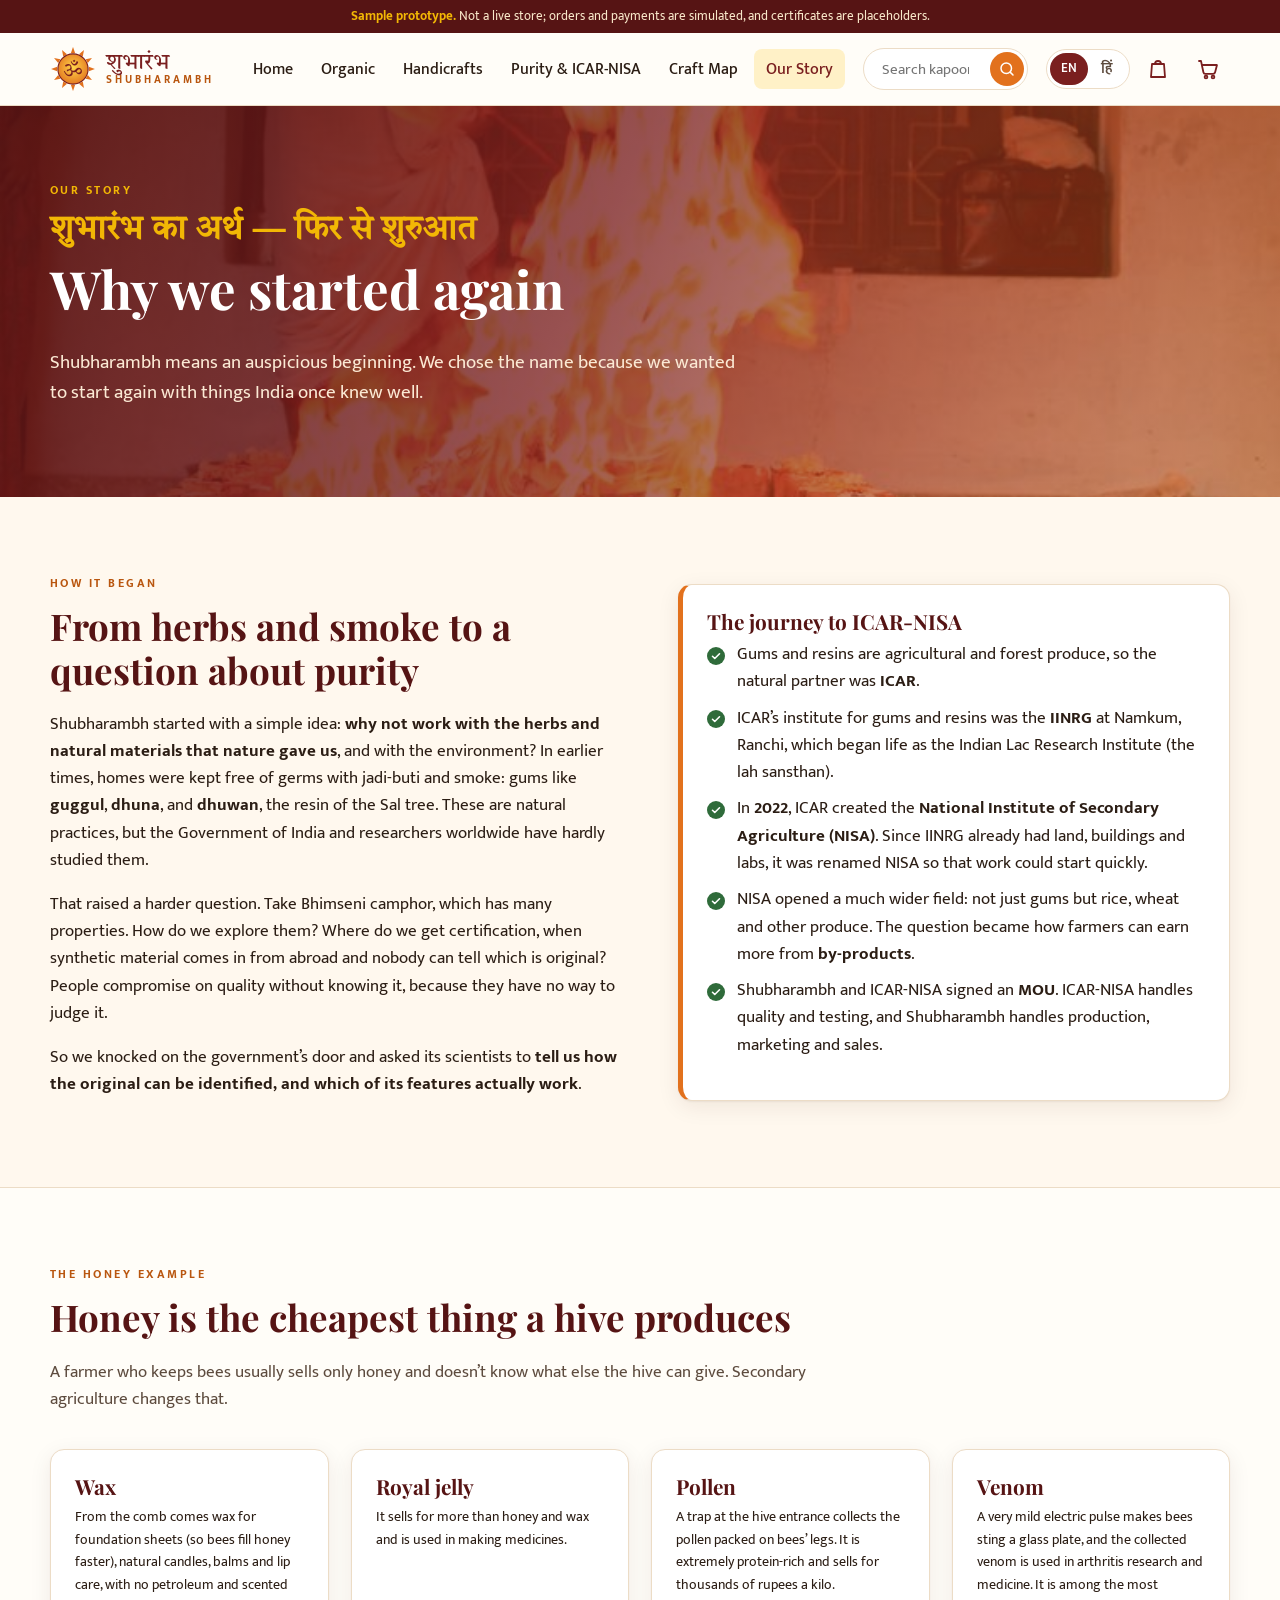
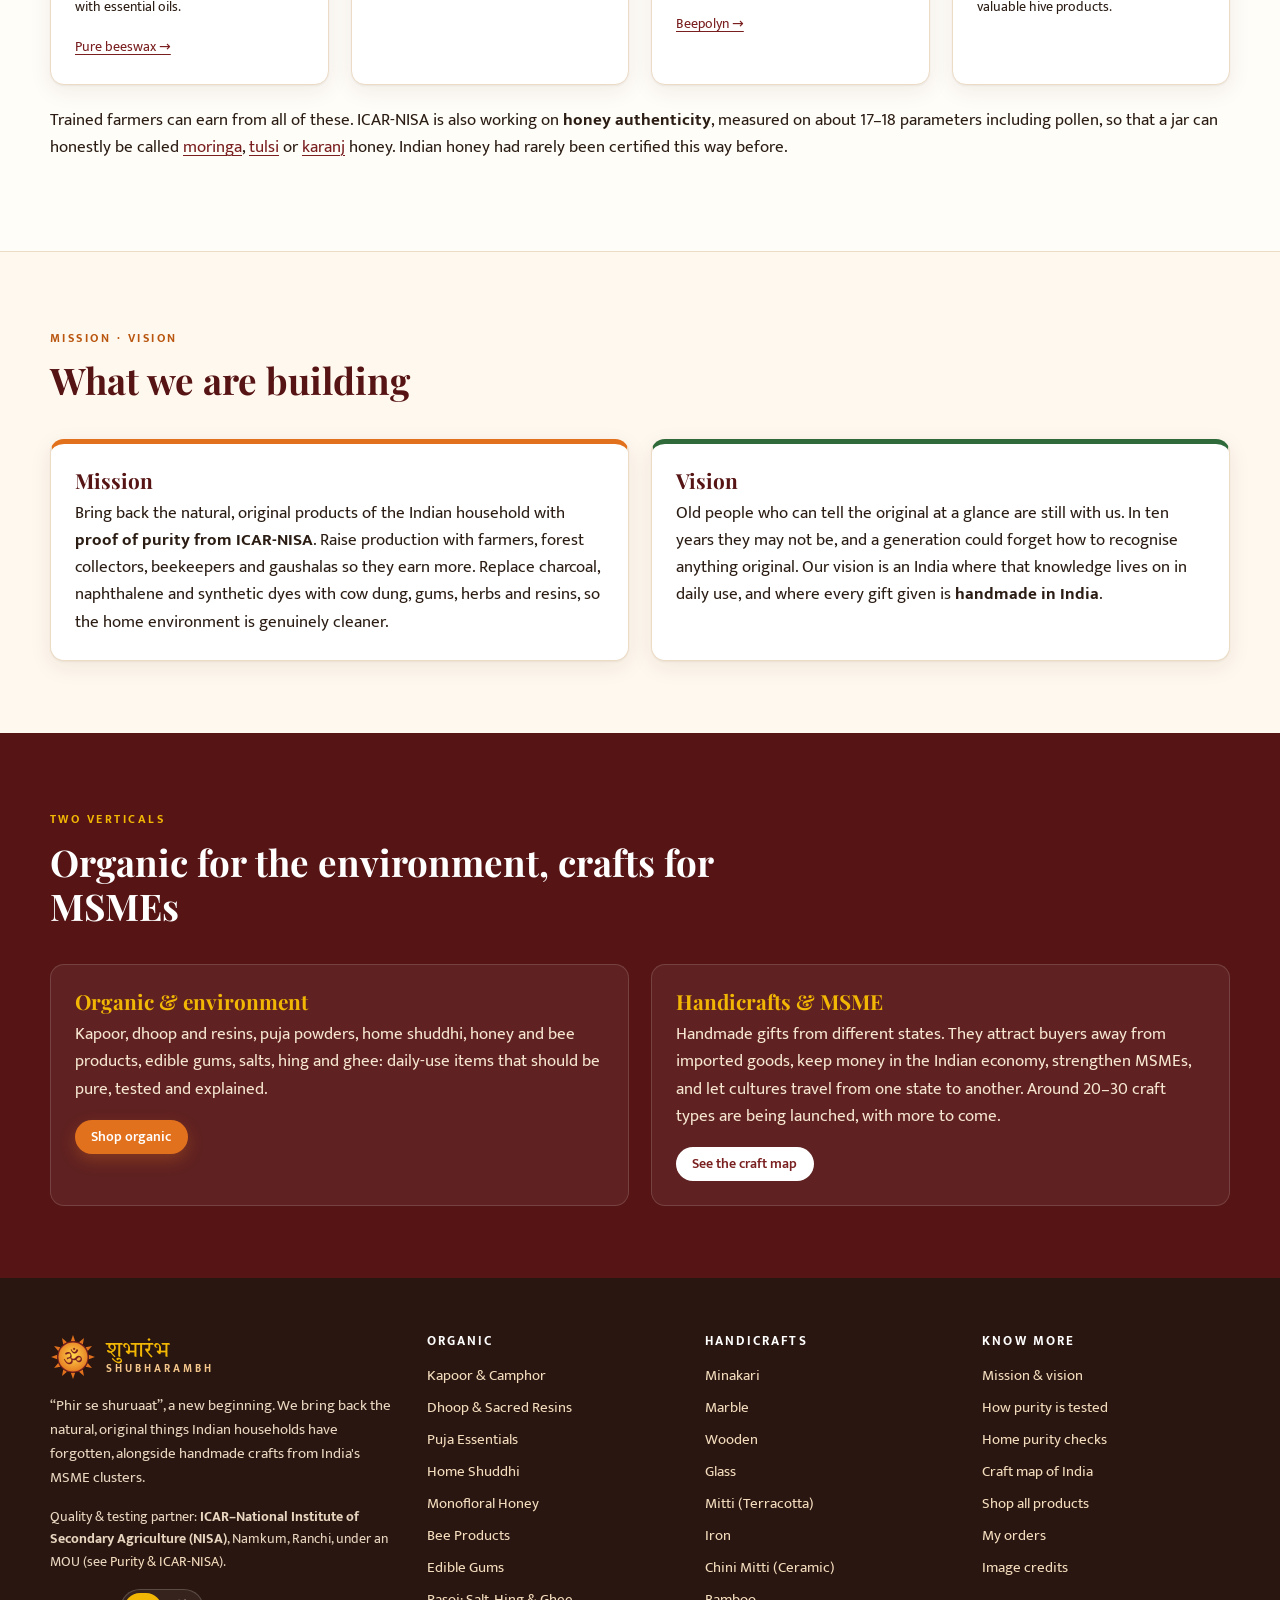
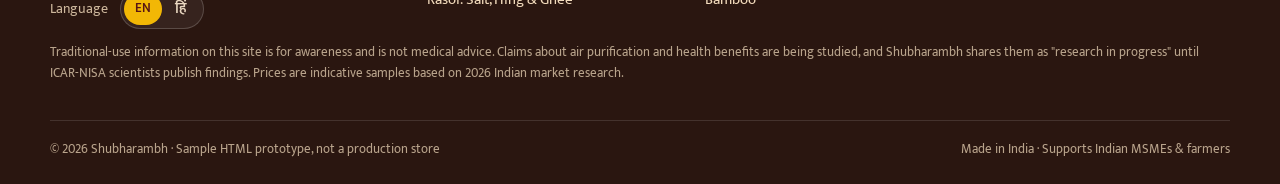
<file: about.html>
<!doctype html>
<html lang="en">
<head>
  <meta charset="utf-8">
  <meta name="viewport" content="width=device-width, initial-scale=1">
  <script>try{if(/[?&]lang=hi/.test(location.search)||(!/[?&]lang=en/.test(location.search)&&JSON.parse(localStorage.getItem("sr_lang")||'"en"')==="hi")){document.documentElement.className+=" lang-hi i18n-wait";document.documentElement.lang="hi";setTimeout(function(){document.documentElement.classList.remove("i18n-wait")},2500)}}catch(e){}</script>
  <title>Our Story | Shubharambh</title>
  <meta name="description" content="The story of Shubharambh: bringing natural, original products back to Indian homes with ICAR-NISA testing, and Indian handicrafts from MSME clusters.">
  <link rel="preconnect" href="https://fonts.googleapis.com">
  <link rel="preconnect" href="https://fonts.gstatic.com" crossorigin>
  <link href="https://fonts.googleapis.com/css2?family=Mukta:wght@400;500;600;700&family=Playfair+Display:wght@600;700&family=Tiro+Devanagari+Hindi&display=swap" rel="stylesheet">
  <link rel="stylesheet" href="assets/css/style.css">
  <link rel="icon" href="assets/img/brand/favicon.svg" type="image/svg+xml">
</head>
<body data-page="about">
  <div id="site-header"></div>
  <main id="main">
    <section class="hero" style="background-image:url('assets/img/site/env.jpg')">
      <div class="wrap" style="padding-top:70px;padding-bottom:70px">
        <span class="eyebrow" style="color:var(--haldi)">Our story</span>
        <h1><span class="deva">शुभारंभ का अर्थ — फिर से शुरुआत</span>Why we started again</h1>
        <p class="lead">Shubharambh means an auspicious beginning. We chose the name because we wanted to start again with things India once knew well.</p>
      </div>
    </section>

    <section class="block">
      <div class="wrap split">
        <div class="reveal">
          <span class="eyebrow">How it began</span>
          <h2>From herbs and smoke to a question about purity</h2>
          <p>Shubharambh started with a simple idea: <b>why not work with the herbs and natural materials that nature gave us</b>, and with the environment? In earlier times, homes were kept free of germs with jadi-buti and smoke: gums like <b>guggul</b>, <b>dhuna</b>, and <b>dhuwan</b>, the resin of the Sal tree. These are natural practices, but the Government of India and researchers worldwide have hardly studied them.</p>
          <p>That raised a harder question. Take Bhimseni camphor, which has many properties. How do we explore them? Where do we get certification, when synthetic material comes in from abroad and nobody can tell which is original? People compromise on quality without knowing it, because they have no way to judge it.</p>
          <p>So we knocked on the government’s door and asked its scientists to <b>tell us how the original can be identified, and which of its features actually work</b>.</p>
        </div>
        <div class="reveal">
          <div class="card" style="border-left:5px solid var(--saffron)">
            <h3>The journey to ICAR-NISA</h3>
            <ul class="checklist">
              <li>Gums and resins are agricultural and forest produce, so the natural partner was <b>ICAR</b>.</li>
              <li>ICAR’s institute for gums and resins was the <b>IINRG</b> at Namkum, Ranchi, which began life as the Indian Lac Research Institute (the lah sansthan).</li>
              <li>In <b>2022</b>, ICAR created the <b>National Institute of Secondary Agriculture (NISA)</b>. Since IINRG already had land, buildings and labs, it was renamed NISA so that work could start quickly.</li>
              <li>NISA opened a much wider field: not just gums but rice, wheat and other produce. The question became how farmers can earn more from <b>by-products</b>.</li>
              <li>Shubharambh and ICAR-NISA signed an <b>MOU</b>. ICAR-NISA handles quality and testing, and Shubharambh handles production, marketing and sales.</li>
            </ul>
          </div>
        </div>
      </div>
    </section>

    <section class="block block-paper">
      <div class="wrap">
        <div class="section-head reveal"><span class="eyebrow">The honey example</span><h2>Honey is the cheapest thing a hive produces</h2><p>A farmer who keeps bees usually sells only honey and doesn’t know what else the hive can give. Secondary agriculture changes that.</p></div>
        <div class="grid g4">
          <div class="card reveal"><h3>Wax</h3><p class="small">From the comb comes wax for foundation sheets (so bees fill honey faster), natural candles, balms and lip care, with no petroleum and scented with essential oils.</p><a class="small" href="product.html?id=beeswax">Pure beeswax →</a></div>
          <div class="card reveal"><h3>Royal jelly</h3><p class="small">It sells for more than honey and wax and is used in making medicines.</p></div>
          <div class="card reveal"><h3>Pollen</h3><p class="small">A trap at the hive entrance collects the pollen packed on bees’ legs. It is extremely protein-rich and sells for thousands of rupees a kilo.</p><a class="small" href="product.html?id=beepolyn">Beepolyn →</a></div>
          <div class="card reveal"><h3>Venom</h3><p class="small">A very mild electric pulse makes bees sting a glass plate, and the collected venom is used in arthritis research and medicine. It is among the most valuable hive products.</p></div>
        </div>
        <p class="reveal" style="margin-top:22px">Trained farmers can earn from all of these. ICAR-NISA is also working on <b>honey authenticity</b>, measured on about 17–18 parameters including pollen, so that a jar can honestly be called <a href="product.html?id=honey-moringa">moringa</a>, <a href="product.html?id=honey-tulsi">tulsi</a> or <a href="product.html?id=honey-karanj">karanj</a> honey. Indian honey had rarely been certified this way before.</p>
      </div>
    </section>

    <section class="block">
      <div class="wrap">
        <div class="section-head reveal"><span class="eyebrow">Mission · Vision</span><h2>What we are building</h2></div>
        <div class="grid g2">
          <div class="card mv-card reveal"><h3>Mission</h3><p>Bring back the natural, original products of the Indian household with <b>proof of purity from ICAR-NISA</b>. Raise production with farmers, forest collectors, beekeepers and gaushalas so they earn more. Replace charcoal, naphthalene and synthetic dyes with cow dung, gums, herbs and resins, so the home environment is genuinely cleaner.</p></div>
          <div class="card mv-card vision reveal"><h3>Vision</h3><p>Old people who can tell the original at a glance are still with us. In ten years they may not be, and a generation could forget how to recognise anything original. Our vision is an India where that knowledge lives on in daily use, and where every gift given is <b>handmade in India</b>.</p></div>
        </div>
      </div>
    </section>

    <section class="block block-maroon">
      <div class="wrap">
        <div class="section-head reveal"><span class="eyebrow">Two verticals</span><h2>Organic for the environment, crafts for MSMEs</h2></div>
        <div class="grid g2">
          <div class="card reveal"><h3>Organic &amp; environment</h3><p>Kapoor, dhoop and resins, puja powders, home shuddhi, honey and bee products, edible gums, salts, hing and ghee: daily-use items that should be pure, tested and explained.</p><a class="btn btn-primary btn-sm" href="products.html?type=organic">Shop organic</a></div>
          <div class="card reveal"><h3>Handicrafts &amp; MSME</h3><p>Handmade gifts from different states. They attract buyers away from imported goods, keep money in the Indian economy, strengthen MSMEs, and let cultures travel from one state to another. Around 20–30 craft types are being launched, with more to come.</p><a class="btn btn-light btn-sm" href="crafts.html">See the craft map</a></div>
        </div>
      </div>
    </section>
  </main>
  <div id="site-footer"></div>
  <script src="assets/js/data-organic.js"></script>
  <script src="assets/js/data-organic.hi.js"></script>
  <script src="assets/js/data-honey.js"></script>
  <script src="assets/js/data-crafts.js"></script>
  <script src="assets/js/data-crafts.hi.js"></script>
  <script src="assets/js/images.js"></script>
  <script src="assets/js/i18n.js"></script>
  <script src="assets/js/i18n-static.js"></script>
  <script src="assets/js/app.js"></script>
</body>
</html>
</file>
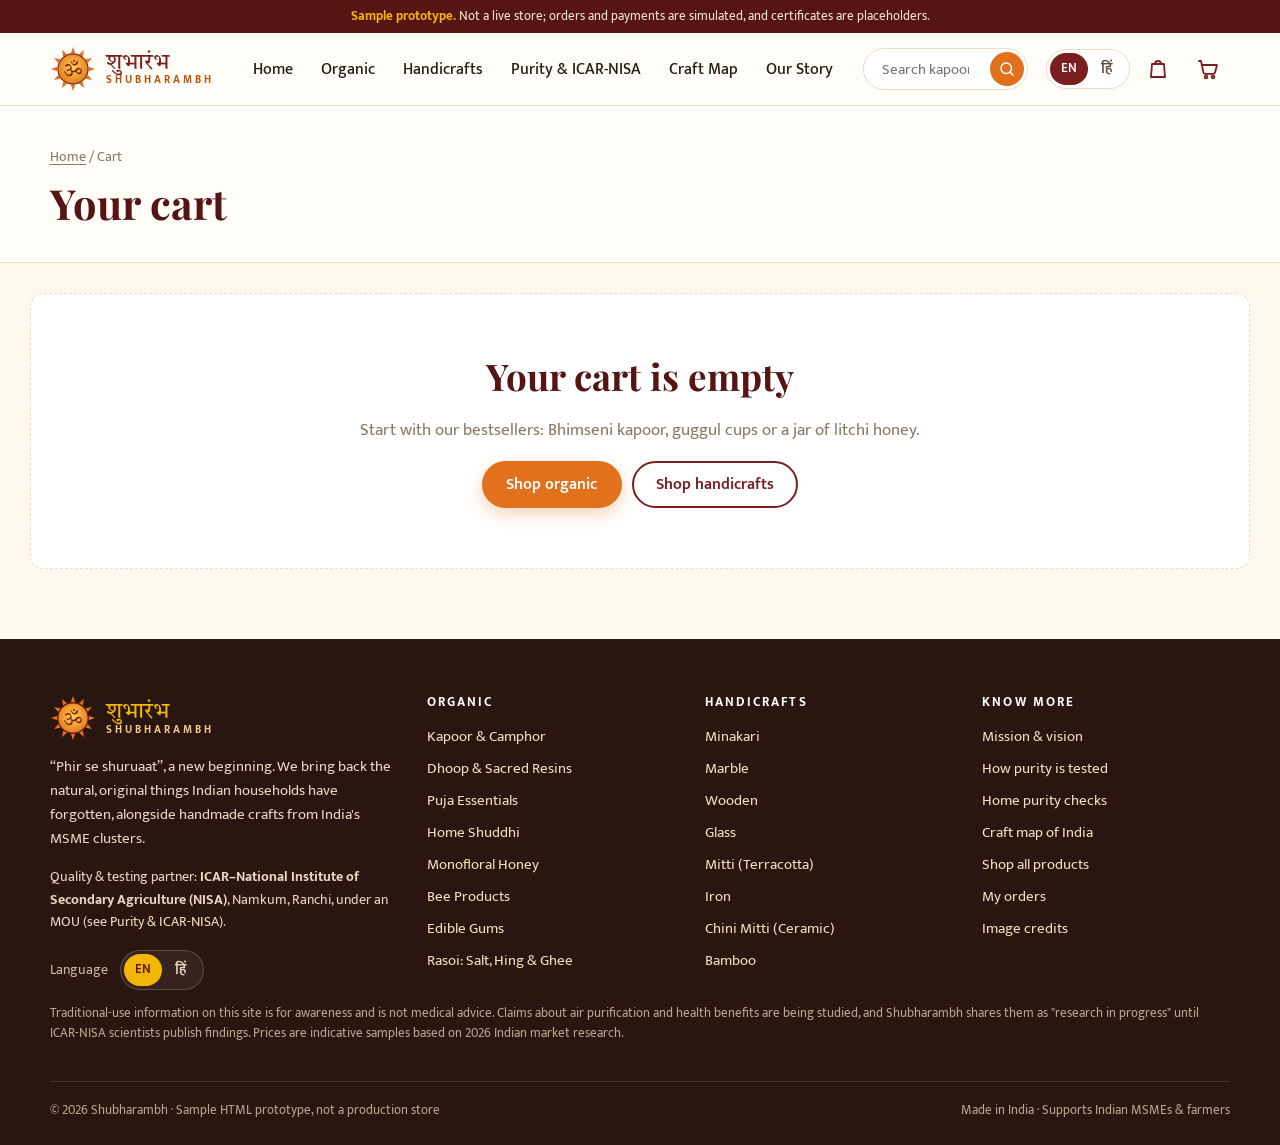
<file: cart.html>
<!doctype html>
<html lang="en">
<head>
  <meta charset="utf-8">
  <meta name="viewport" content="width=device-width, initial-scale=1">
  <script>try{if(/[?&]lang=hi/.test(location.search)||(!/[?&]lang=en/.test(location.search)&&JSON.parse(localStorage.getItem("sr_lang")||'"en"')==="hi")){document.documentElement.className+=" lang-hi i18n-wait";document.documentElement.lang="hi";setTimeout(function(){document.documentElement.classList.remove("i18n-wait")},2500)}}catch(e){}</script>
  <title>Your Cart | Shubharambh</title>
  <link rel="preconnect" href="https://fonts.googleapis.com">
  <link rel="preconnect" href="https://fonts.gstatic.com" crossorigin>
  <link href="https://fonts.googleapis.com/css2?family=Mukta:wght@400;500;600;700&family=Playfair+Display:wght@600;700&family=Tiro+Devanagari+Hindi&display=swap" rel="stylesheet">
  <link rel="stylesheet" href="assets/css/style.css">
  <link rel="icon" href="assets/img/brand/favicon.svg" type="image/svg+xml">
</head>
<body data-page="cart">
  <div id="site-header"></div>
  <main id="main">
    <section class="page-head">
      <div class="wrap">
        <div class="crumbs"><a href="index.html">Home</a> / Cart</div>
        <h1>Your cart</h1>
      </div>
    </section>
    <div class="wrap cart-layout" id="cart-root"></div>
  </main>
  <div id="site-footer"></div>
  <script src="assets/js/data-organic.js"></script>
  <script src="assets/js/data-organic.hi.js"></script>
  <script src="assets/js/data-honey.js"></script>
  <script src="assets/js/data-crafts.js"></script>
  <script src="assets/js/data-crafts.hi.js"></script>
  <script src="assets/js/images.js"></script>
  <script src="assets/js/i18n.js"></script>
  <script src="assets/js/i18n-static.js"></script>
  <script src="assets/js/app.js"></script>
  <script src="assets/js/pages/cart.js"></script>
</body>
</html>
</file>
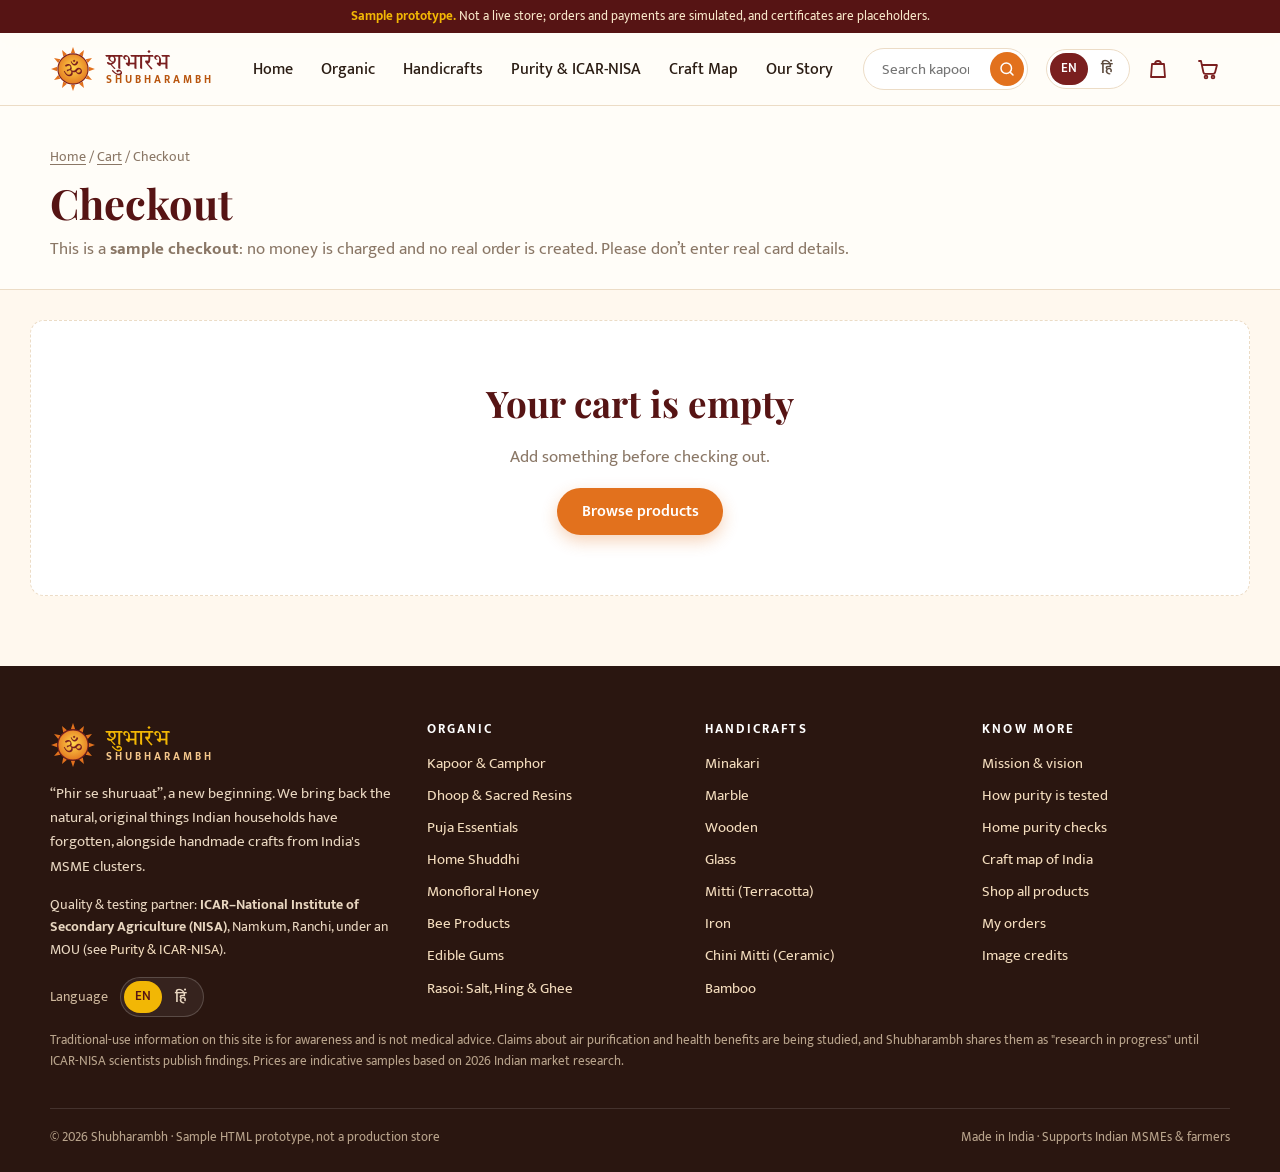
<file: checkout.html>
<!doctype html>
<html lang="en">
<head>
  <meta charset="utf-8">
  <meta name="viewport" content="width=device-width, initial-scale=1">
  <script>try{if(/[?&]lang=hi/.test(location.search)||(!/[?&]lang=en/.test(location.search)&&JSON.parse(localStorage.getItem("sr_lang")||'"en"')==="hi")){document.documentElement.className+=" lang-hi i18n-wait";document.documentElement.lang="hi";setTimeout(function(){document.documentElement.classList.remove("i18n-wait")},2500)}}catch(e){}</script>
  <title>Checkout | Shubharambh</title>
  <link rel="preconnect" href="https://fonts.googleapis.com">
  <link rel="preconnect" href="https://fonts.gstatic.com" crossorigin>
  <link href="https://fonts.googleapis.com/css2?family=Mukta:wght@400;500;600;700&family=Playfair+Display:wght@600;700&family=Tiro+Devanagari+Hindi&display=swap" rel="stylesheet">
  <link rel="stylesheet" href="assets/css/style.css">
  <link rel="icon" href="assets/img/brand/favicon.svg" type="image/svg+xml">
</head>
<body data-page="checkout">
  <div id="site-header"></div>
  <main id="main">
    <section class="page-head">
      <div class="wrap">
        <div class="crumbs"><a href="index.html">Home</a> / <a href="cart.html">Cart</a> / Checkout</div>
        <h1>Checkout</h1>
        <p class="muted" style="margin:0">This is a <b>sample checkout</b>: no money is charged and no real order is created. Please don’t enter real card details.</p>
      </div>
    </section>

    <div class="wrap cart-layout" id="co-root">
      <form id="co-form" novalidate>
        <div class="form-card">
          <h3><span class="num">1</span>Contact</h3>
          <div class="form-grid">
            <div class="field"><label for="name">Full name *</label><input id="name" name="name" autocomplete="name" required><span class="err"></span></div>
            <div class="field"><label for="phone">Mobile number *</label><input id="phone" name="phone" inputmode="numeric" autocomplete="tel" placeholder="10-digit mobile" maxlength="10" required><span class="err"></span></div>
            <div class="field full"><label for="email">Email (for order updates)</label><input id="email" name="email" type="email" autocomplete="email"><span class="err"></span></div>
          </div>
        </div>

        <div class="form-card">
          <h3><span class="num">2</span>Delivery address</h3>
          <div class="form-grid">
            <div class="field full"><label for="addr1">House / flat, building, street *</label><input id="addr1" name="addr1" autocomplete="address-line1" required><span class="err"></span></div>
            <div class="field full"><label for="addr2">Area, landmark</label><input id="addr2" name="addr2" autocomplete="address-line2"><span class="err"></span></div>
            <div class="field"><label for="city">City *</label><input id="city" name="city" autocomplete="address-level2" required><span class="err"></span></div>
            <div class="field"><label for="state">State / UT *</label><select id="state" name="state" required><option value="">Select…</option></select><span class="err"></span></div>
            <div class="field"><label for="pin">PIN code *</label><input id="pin" name="pin" inputmode="numeric" maxlength="6" autocomplete="postal-code" required><span class="err"></span></div>
            <div class="field"><label for="delivery">Delivery speed</label><select id="delivery" name="delivery"><option value="standard">Standard (4–7 days)</option><option value="express">Express (2–3 days) +₹99</option></select><span class="err"></span></div>
          </div>
          <label style="display:flex;gap:10px;align-items:flex-start;margin-top:14px;cursor:pointer"><input type="checkbox" id="gift" style="margin-top:5px;accent-color:var(--saffron)"> <span><b>Gift wrap this order</b> (+₹49): handmade paper wrap with a printed shagun card. Ideal for weddings, griha pravesh and corporate gifts.</span></label>
          <div class="field full hidden" id="gift-msg-wrap" style="margin-top:10px"><label for="gift-msg">Gift message</label><textarea id="gift-msg" maxlength="200" placeholder="Shubh griha pravesh! With love…"></textarea></div>
        </div>

        <div class="form-card">
          <h3><span class="num">3</span>Payment</h3>
          <div class="pay-opts">
            <label class="pay-opt"><input type="radio" name="pay" value="upi" checked><div><b>UPI</b><span>Google Pay, PhonePe, Paytm, BHIM (simulated)</span><div class="pay-extra" data-for="upi"><div class="field"><label for="upi">UPI ID *</label><input id="upi" placeholder="yourname@bank"><span class="err"></span></div></div></div></label>
            <label class="pay-opt"><input type="radio" name="pay" value="card"><div><b>Debit / credit card</b><span>Simulated. Use test card 4111 1111 1111 1111.</span><div class="pay-extra hidden" data-for="card"><div class="form-grid"><div class="field full"><label for="cardno">Card number *</label><input id="cardno" inputmode="numeric" placeholder="4111 1111 1111 1111" maxlength="19"><span class="err"></span></div><div class="field"><label for="exp">Expiry (MM/YY) *</label><input id="exp" placeholder="12/29" maxlength="5"><span class="err"></span></div><div class="field"><label for="cvv">CVV *</label><input id="cvv" inputmode="numeric" maxlength="4" placeholder="123"><span class="err"></span></div></div></div></div></label>
            <label class="pay-opt"><input type="radio" name="pay" value="netbanking"><div><b>Net banking</b><span>All major Indian banks (simulated)</span><div class="pay-extra hidden" data-for="netbanking"><div class="field"><label for="bank">Bank *</label><select id="bank"><option value="">Select bank…</option><option>State Bank of India</option><option>HDFC Bank</option><option>ICICI Bank</option><option>Axis Bank</option><option>Bank of Baroda</option><option>Punjab National Bank</option><option>Kotak Mahindra Bank</option></select><span class="err"></span></div></div></div></label>
            <label class="pay-opt"><input type="radio" name="pay" value="cod"><div><b>Cash on delivery</b><span>Pay when your order arrives (+₹40 handling)</span></div></label>
          </div>
        </div>
        <button class="btn btn-primary btn-block" type="submit" id="place" style="height:54px;font-size:1.05rem">Place order</button>
        <p class="small muted center" style="margin-top:10px">By placing this sample order you agree that nothing will actually be shipped.</p>
      </form>
      <aside class="summary" id="co-summary"></aside>
    </div>
  </main>
  <div id="site-footer"></div>
  <script src="assets/js/data-organic.js"></script>
  <script src="assets/js/data-organic.hi.js"></script>
  <script src="assets/js/data-honey.js"></script>
  <script src="assets/js/data-crafts.js"></script>
  <script src="assets/js/data-crafts.hi.js"></script>
  <script src="assets/js/images.js"></script>
  <script src="assets/js/i18n.js"></script>
  <script src="assets/js/i18n-static.js"></script>
  <script src="assets/js/app.js"></script>
  <script src="assets/js/pages/checkout.js"></script>
</body>
</html>
</file>
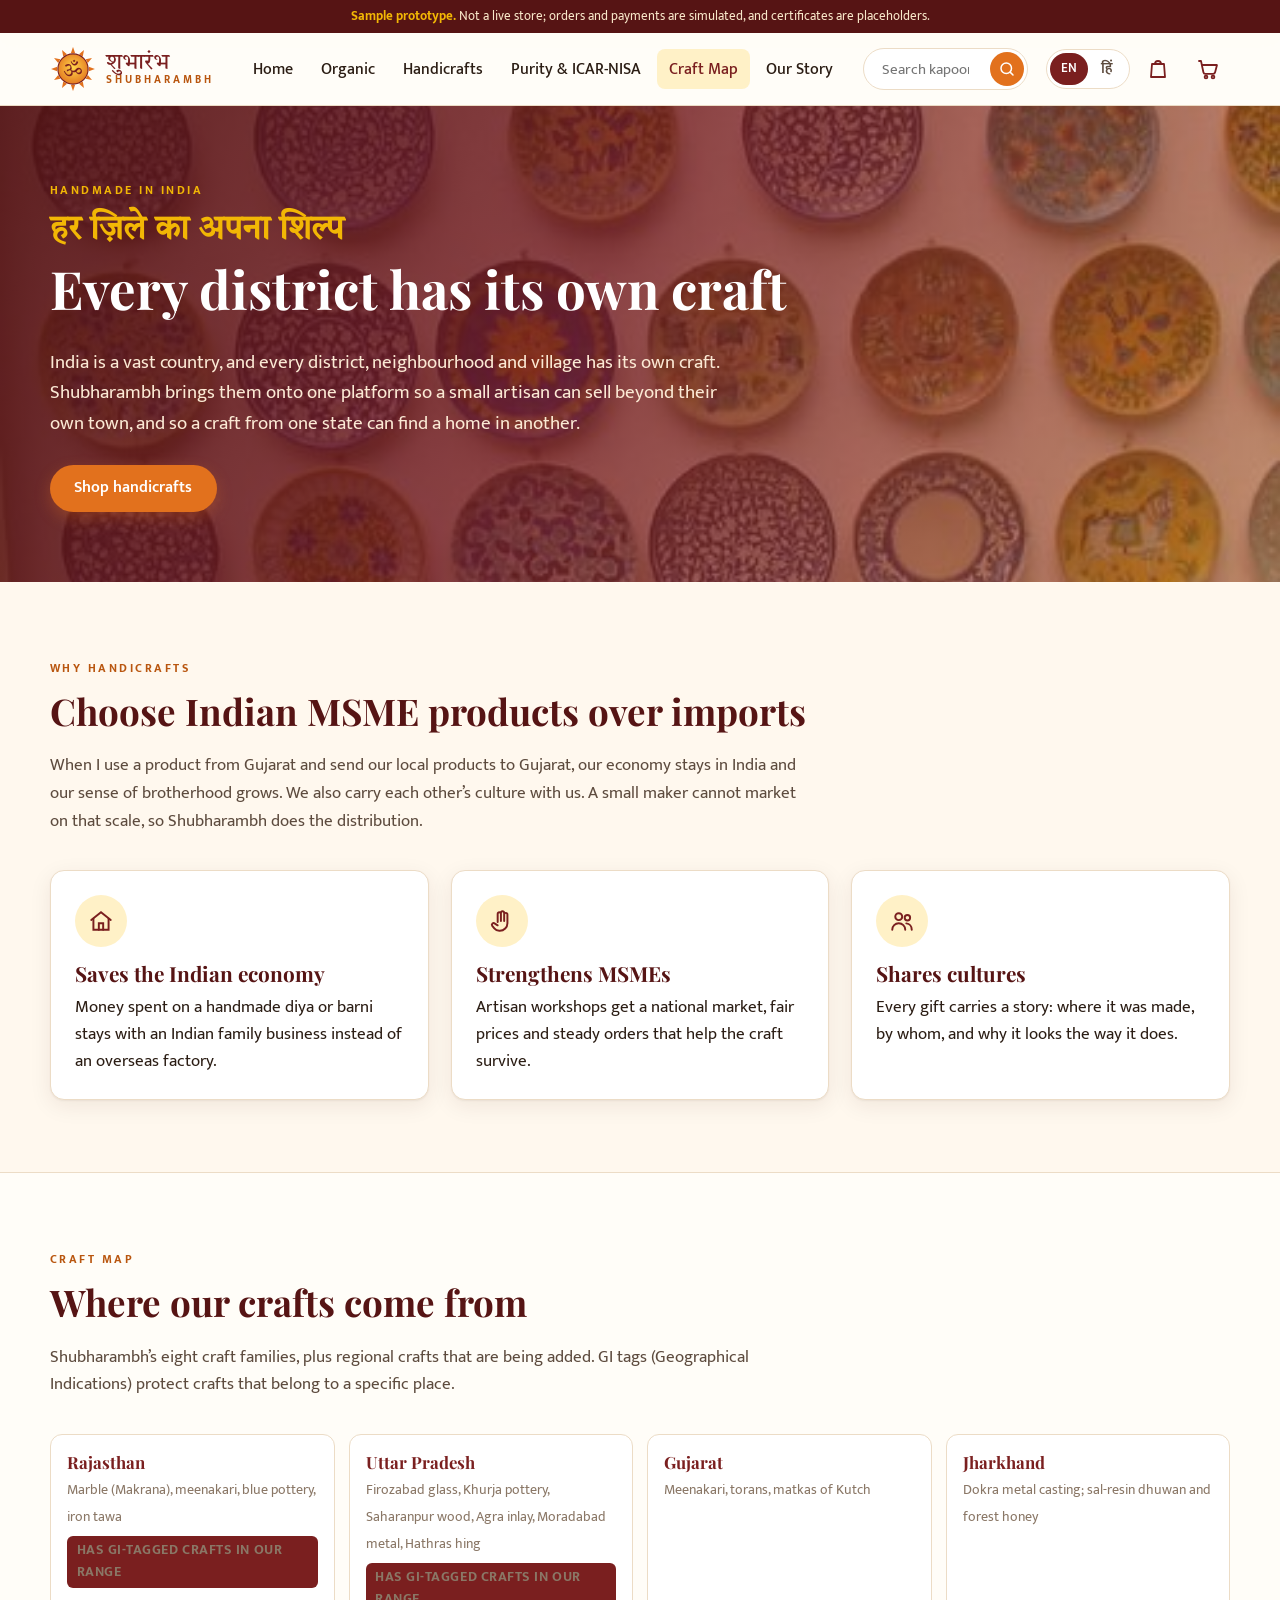
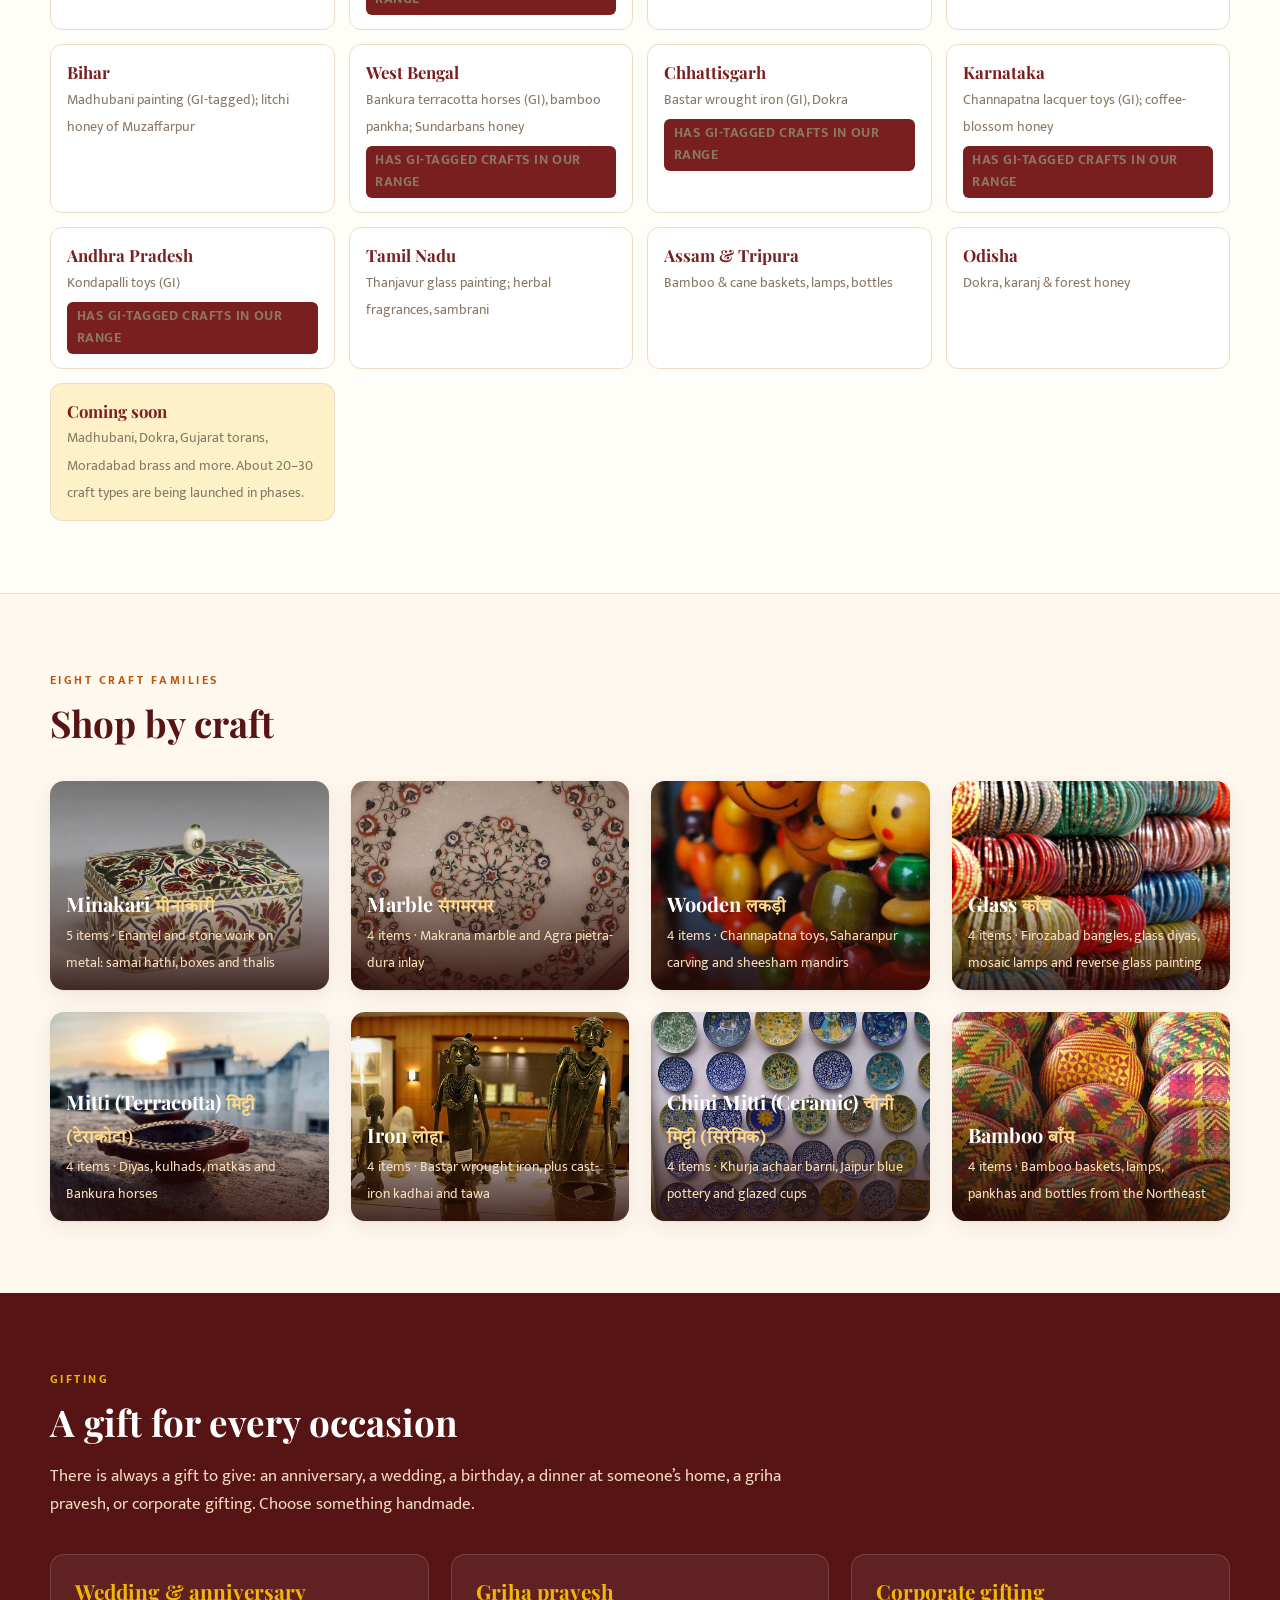
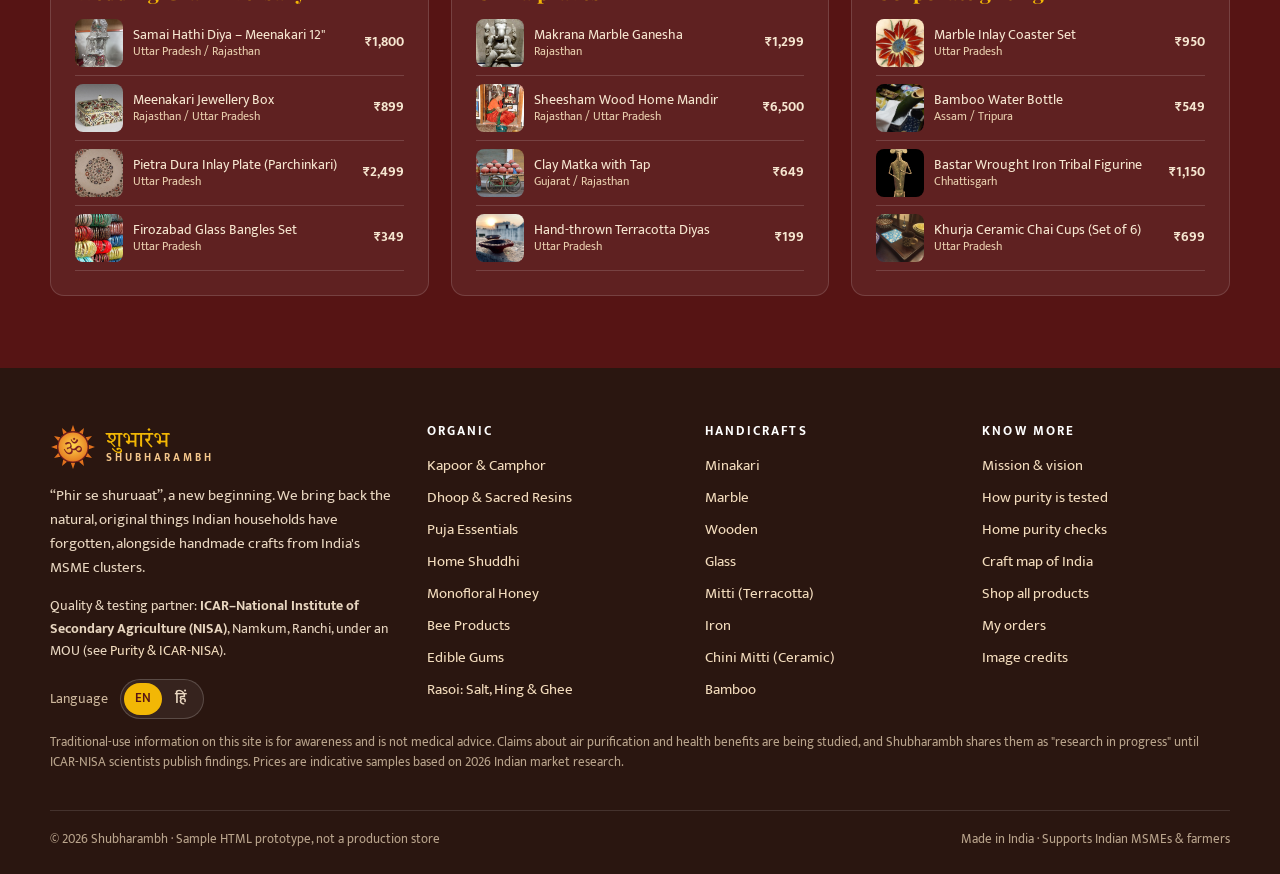
<file: crafts.html>
<!doctype html>
<html lang="en">
<head>
  <meta charset="utf-8">
  <meta name="viewport" content="width=device-width, initial-scale=1">
  <script>try{if(/[?&]lang=hi/.test(location.search)||(!/[?&]lang=en/.test(location.search)&&JSON.parse(localStorage.getItem("sr_lang")||'"en"')==="hi")){document.documentElement.className+=" lang-hi i18n-wait";document.documentElement.lang="hi";setTimeout(function(){document.documentElement.classList.remove("i18n-wait")},2500)}}catch(e){}</script>
  <title>Craft Map of India | Shubharambh</title>
  <meta name="description" content="Indian handicrafts on Shubharambh: minakari, marble, wooden, glass, mitti, iron, chini mitti and bamboo, from MSME clusters across India. Gifting for weddings, festivals and corporate occasions.">
  <link rel="preconnect" href="https://fonts.googleapis.com">
  <link rel="preconnect" href="https://fonts.gstatic.com" crossorigin>
  <link href="https://fonts.googleapis.com/css2?family=Mukta:wght@400;500;600;700&family=Playfair+Display:wght@600;700&family=Tiro+Devanagari+Hindi&display=swap" rel="stylesheet">
  <link rel="stylesheet" href="assets/css/style.css">
  <link rel="icon" href="assets/img/brand/favicon.svg" type="image/svg+xml">
</head>
<body data-page="crafts">
  <div id="site-header"></div>
  <main id="main">
    <section class="hero" style="background-image:url('assets/img/site/craft2.jpg')">
      <div class="wrap" style="padding-top:70px;padding-bottom:70px">
        <span class="eyebrow" style="color:var(--haldi)">Handmade in India</span>
        <h1><span class="deva">हर ज़िले का अपना शिल्प</span>Every district has its own craft</h1>
        <p class="lead">India is a vast country, and every district, neighbourhood and village has its own craft. Shubharambh brings them onto one platform so a small artisan can sell beyond their own town, and so a craft from one state can find a home in another.</p>
        <div class="hero-actions"><a class="btn btn-primary" href="products.html?type=handicraft">Shop handicrafts</a></div>
      </div>
    </section>

    <section class="block">
      <div class="wrap">
        <div class="section-head reveal"><span class="eyebrow">Why handicrafts</span><h2>Choose Indian MSME products over imports</h2>
          <p>When I use a product from Gujarat and send our local products to Gujarat, our economy stays in India and our sense of brotherhood grows. We also carry each other’s culture with us. A small maker cannot market on that scale, so Shubharambh does the distribution.</p></div>
        <div class="grid g3">
          <div class="card reveal"><div class="icon-circle"><svg viewBox="0 0 24 24" fill="none" stroke="currentColor" stroke-width="1.8" stroke-linecap="round"><path d="M3 11 12 4l9 7"/><path d="M5 10v10h14V10"/><path d="M10 20v-6h4v6"/></svg></div><h3>Saves the Indian economy</h3><p>Money spent on a handmade diya or barni stays with an Indian family business instead of an overseas factory.</p></div>
          <div class="card reveal"><div class="icon-circle"><svg viewBox="0 0 24 24" fill="none" stroke="currentColor" stroke-width="1.8" stroke-linecap="round" stroke-linejoin="round"><path d="M8 13V5.5a1.5 1.5 0 0 1 3 0V12M11 11V4.5a1.5 1.5 0 0 1 3 0V12M14 11V6a1.5 1.5 0 0 1 3 0v8a7 7 0 0 1-7 7h-.5a6 6 0 0 1-4.6-2.2L3 16.5a1.6 1.6 0 0 1 2.4-2.1L8 16"/></svg></div><h3>Strengthens MSMEs</h3><p>Artisan workshops get a national market, fair prices and steady orders that help the craft survive.</p></div>
          <div class="card reveal"><div class="icon-circle"><svg viewBox="0 0 24 24" fill="none" stroke="currentColor" stroke-width="1.8" stroke-linecap="round"><circle cx="9" cy="8" r="3.2"/><path d="M3 20c0-3.3 2.7-6 6-6s6 2.7 6 6"/><circle cx="17" cy="9" r="2.5"/><path d="M16 14.2c2.9.3 5 2.6 5 5.8"/></svg></div><h3>Shares cultures</h3><p>Every gift carries a story: where it was made, by whom, and why it looks the way it does.</p></div>
        </div>
      </div>
    </section>

    <section class="block block-paper">
      <div class="wrap">
        <div class="section-head reveal"><span class="eyebrow">Craft map</span><h2>Where our crafts come from</h2><p>Shubharambh’s eight craft families, plus regional crafts that are being added. GI tags (Geographical Indications) protect crafts that belong to a specific place.</p></div>
        <div class="craft-map reveal" id="craft-map"></div>
      </div>
    </section>

    <section class="block">
      <div class="wrap">
        <div class="section-head reveal"><span class="eyebrow">Eight craft families</span><h2>Shop by craft</h2></div>
        <div class="grid g4" id="craft-cats"></div>
      </div>
    </section>

    <section class="block block-maroon">
      <div class="wrap">
        <div class="section-head reveal"><span class="eyebrow">Gifting</span><h2>A gift for every occasion</h2><p>There is always a gift to give: an anniversary, a wedding, a birthday, a dinner at someone’s home, a griha pravesh, or corporate gifting. Choose something handmade.</p></div>
        <div class="grid g3" id="gift-grid"></div>
      </div>
    </section>
  </main>
  <div id="site-footer"></div>
  <script src="assets/js/data-organic.js"></script>
  <script src="assets/js/data-organic.hi.js"></script>
  <script src="assets/js/data-honey.js"></script>
  <script src="assets/js/data-crafts.js"></script>
  <script src="assets/js/data-crafts.hi.js"></script>
  <script src="assets/js/images.js"></script>
  <script src="assets/js/i18n.js"></script>
  <script src="assets/js/i18n-static.js"></script>
  <script src="assets/js/app.js"></script>
  <script>
    SR.onReady(function () {
      var L = SR.L, t = SR.t;
      var MAP = [
        [["Rajasthan", "राजस्थान"], ["Marble (Makrana), meenakari, blue pottery, iron tawa", "संगमरमर (मकराना), मीनाकारी, ब्लू पॉटरी, लोहे का तवा"], true, "marble"],
        [["Uttar Pradesh", "उत्तर प्रदेश"], ["Firozabad glass, Khurja pottery, Saharanpur wood, Agra inlay, Moradabad metal, Hathras hing", "फ़िरोज़ाबाद का काँच, खुर्जा की पॉटरी, सहारनपुर की लकड़ी, आगरा की पच्चीकारी, मुरादाबाद की धातु, हाथरस की हींग"], true, "glass"],
        [["Gujarat", "गुजरात"], ["Meenakari, torans, matkas of Kutch", "मीनाकारी, तोरण, कच्छ के मटके"], false, "minakari"],
        [["Jharkhand", "झारखंड"], ["Dokra metal casting; sal-resin dhuwan and forest honey", "डोकरा धातु ढलाई; साल की राल का धुवन और जंगली शहद"], false, "dhoop"],
        [["Bihar", "बिहार"], ["Madhubani painting (GI-tagged); litchi honey of Muzaffarpur", "मधुबनी चित्रकला (GI टैग); मुज़फ़्फ़रपुर का लीची शहद"], false, "honey"],
        [["West Bengal", "पश्चिम बंगाल"], ["Bankura terracotta horses (GI), bamboo pankha; Sundarbans honey", "बांकुड़ा के टेराकोटा घोड़े (GI), बाँस का पंखा; सुंदरबन का शहद"], true, "mitti"],
        [["Chhattisgarh", "छत्तीसगढ़"], ["Bastar wrought iron (GI), Dokra", "बस्तर का लौह शिल्प (GI), डोकरा"], true, "iron"],
        [["Karnataka", "कर्नाटक"], ["Channapatna lacquer toys (GI); coffee-blossom honey", "चन्नपटना के लाख वाले खिलौने (GI); कॉफ़ी फूल का शहद"], true, "wooden"],
        [["Andhra Pradesh", "आंध्र प्रदेश"], ["Kondapalli toys (GI)", "कोंडापल्ली खिलौने (GI)"], true, "wooden"],
        [["Tamil Nadu", "तमिलनाडु"], ["Thanjavur glass painting; herbal fragrances, sambrani", "तंजावुर काँच चित्रकला; जड़ी-बूटियों की सुगंध, साम्ब्राणी"], false, "glass"],
        [["Assam & Tripura", "असम और त्रिपुरा"], ["Bamboo & cane baskets, lamps, bottles", "बाँस और बेंत की टोकरियाँ, लैम्प, बोतलें"], false, "bamboo"],
        [["Odisha", "ओडिशा"], ["Dokra, karanj & forest honey", "डोकरा, करंज और जंगली शहद"], false, "honey"]
      ];
      SR.$("#craft-map").innerHTML = MAP.map(function (m) {
        return '<a class="craft-pin" href="products.html?cat=' + m[3] + '" style="text-decoration:none;color:inherit"><b>' + L(m[0][0], m[0][1]) + "</b><span>" + L(m[1][0], m[1][1]) + "</span>" + (m[2] ? '<br><span class="badge badge-maroon">' + t("crafts.hasGi") + "</span>" : "") + "</a>";
      }).join("") + '<div class="craft-pin" style="background:var(--haldi-soft)"><b>' + t("crafts.soon") + "</b><span>" + t("crafts.soonMsg") + "</span></div>";
      SR.$("#craft-cats").innerHTML = SR.categories.filter(function (c) { return c.type === "handicraft"; }).map(function (c) {
        var n = SR.products.filter(function (p) { return p.cat === c.key; }).length;
        return '<a class="cat-tile" href="products.html?cat=' + c.key + '"><img src="' + SR.esc(SR.catImg(c.key)) + '" alt="" loading="lazy"><span class="cat-label"><b>' + SR.esc(c.name) + ' <span class="deva" style="font-size:.85em;color:#ffd98a">' + SR.esc(c.alt) + "</span></b><span>" + t("crafts.nItems", { n: n }) + " · " + SR.esc(c.desc) + "</span></span></a>";
      }).join("");
      var GIFTS = [
        [t("crafts.giftWedding"), ["samai-hathi-meenakari", "meenakari-jewellery-box", "pietra-dura-plate", "firozabad-bangles"]],
        [t("crafts.giftGriha"), ["marble-ganesha", "wooden-home-mandir", "clay-matka", "terracotta-diyas"]],
        [t("crafts.giftCorp"), ["marble-coaster-set", "bamboo-bottle", "bastar-iron-figurine", "khurja-chai-cups"]]
      ];
      SR.$("#gift-grid").innerHTML = GIFTS.map(function (g) {
        return '<div class="card"><h3>' + g[0] + "</h3>" + g[1].map(function (id) {
          var p = SR.byId[id];
          return '<a class="mini-line" style="text-decoration:none;color:#f6e6d0;border-color:rgba(255,255,255,.15)" href="product.html?id=' + id + '"><img src="' + SR.esc(SR.cover(p)) + '" alt=""><span class="ml-name">' + SR.esc(p.name) + '<small style="color:#e9cfae">' + SR.esc(p.craft.state) + "</small></span><b>" + SR.fmt(p.variants[0].price) + "</b></a>";
        }).join("") + "</div>";
      }).join("");
    });
  </script>
</body>
</html>
</file>
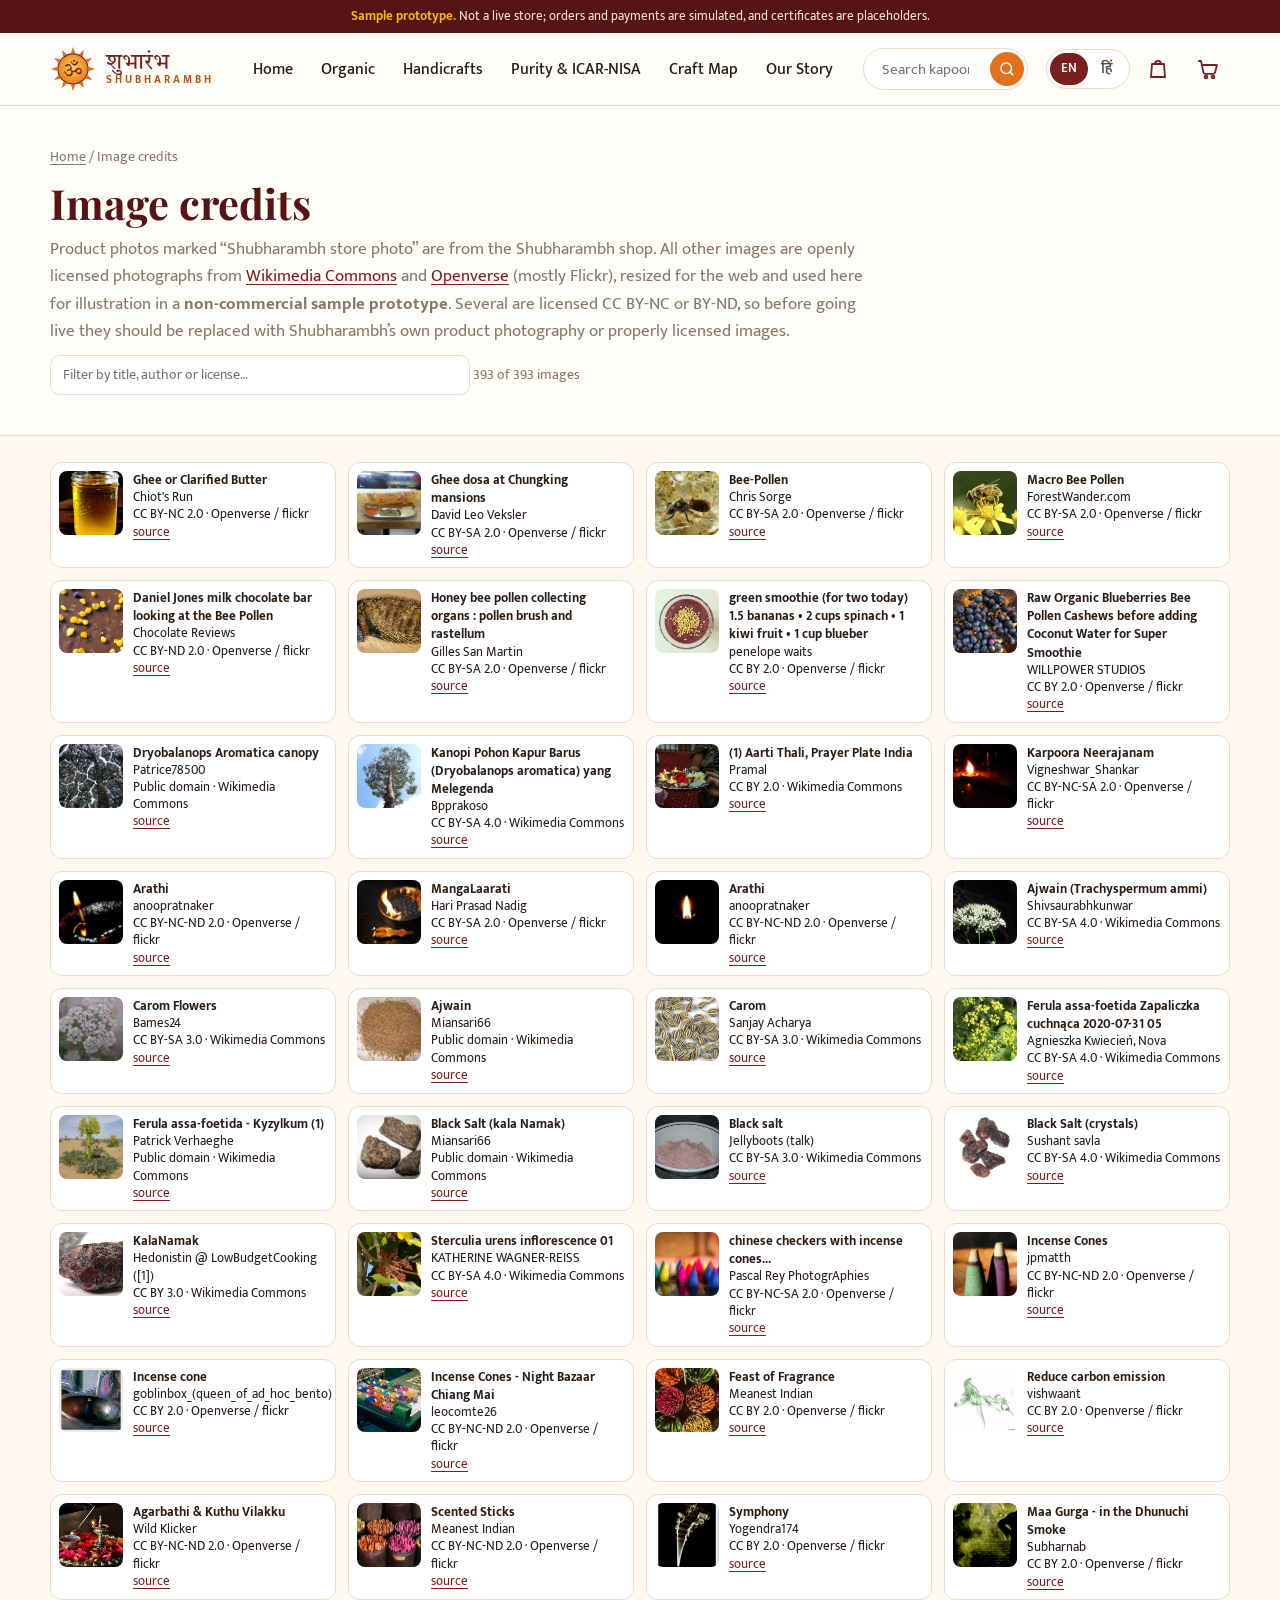
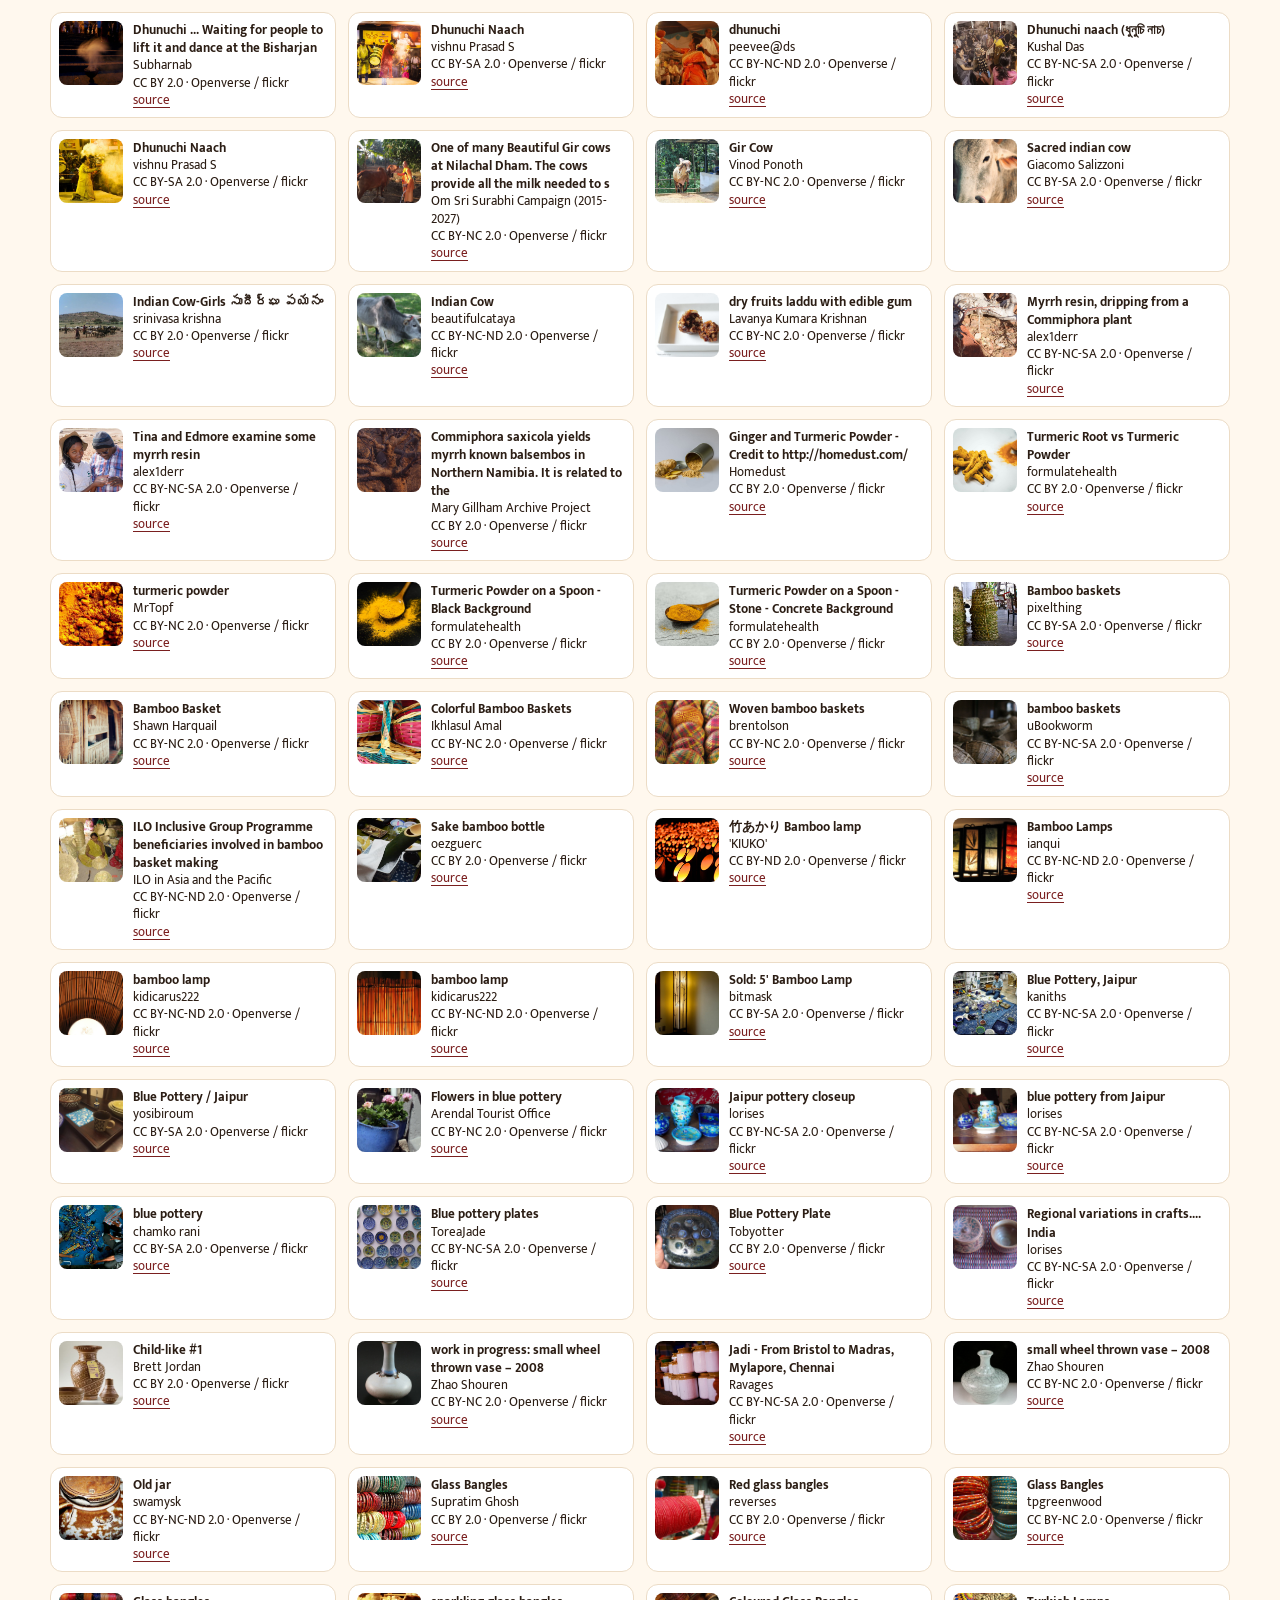
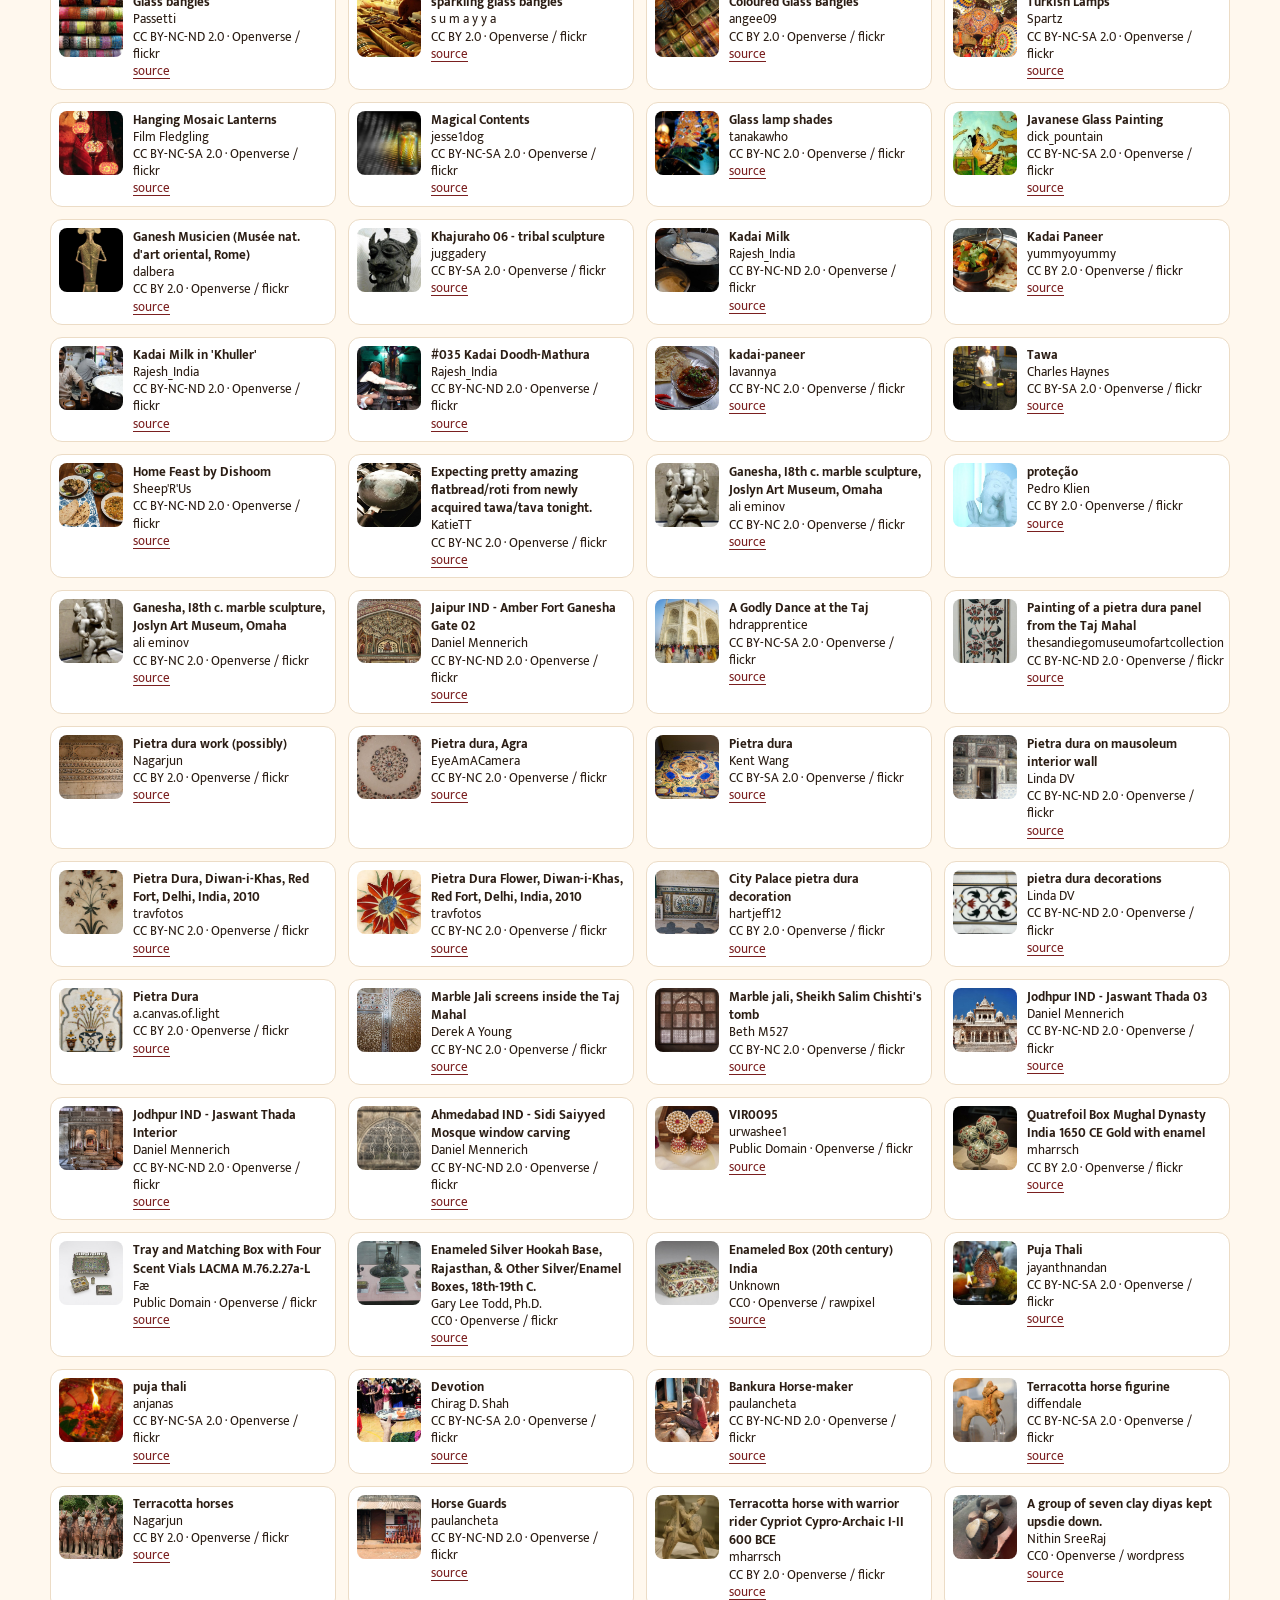
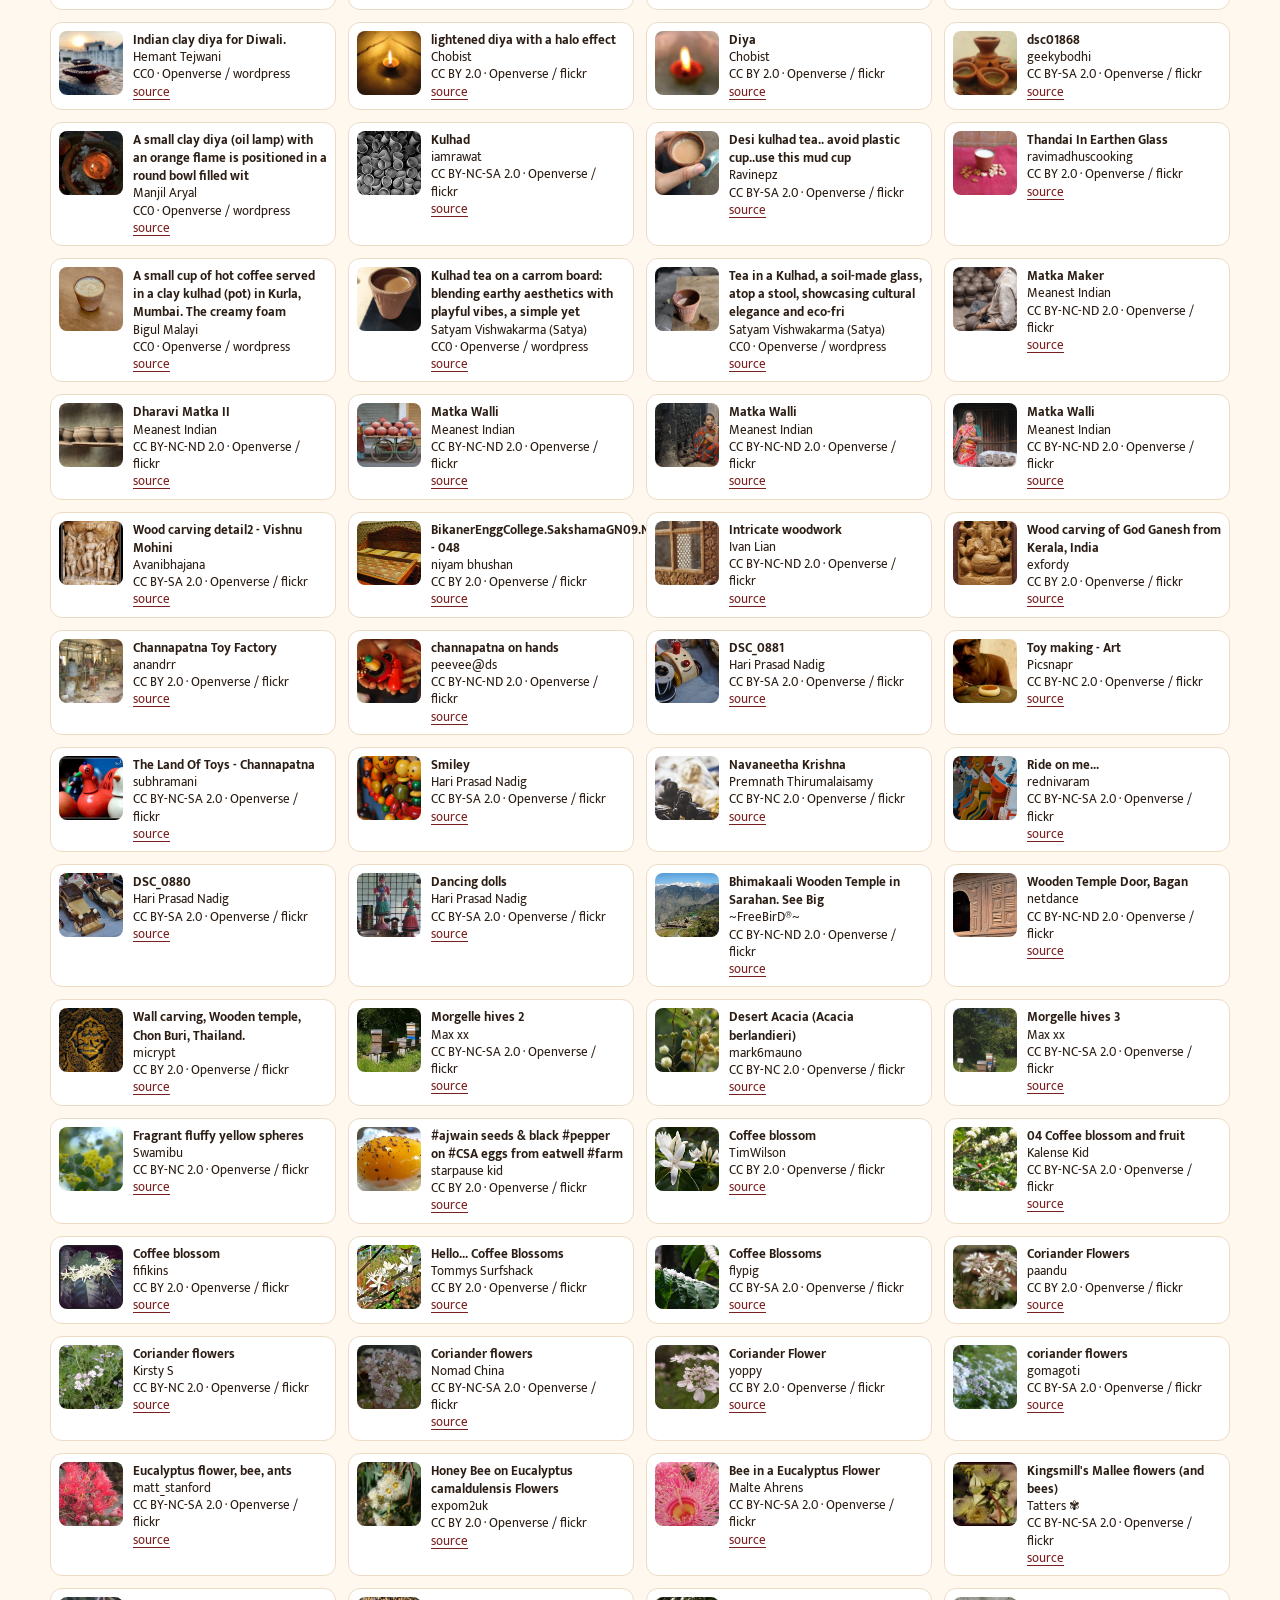
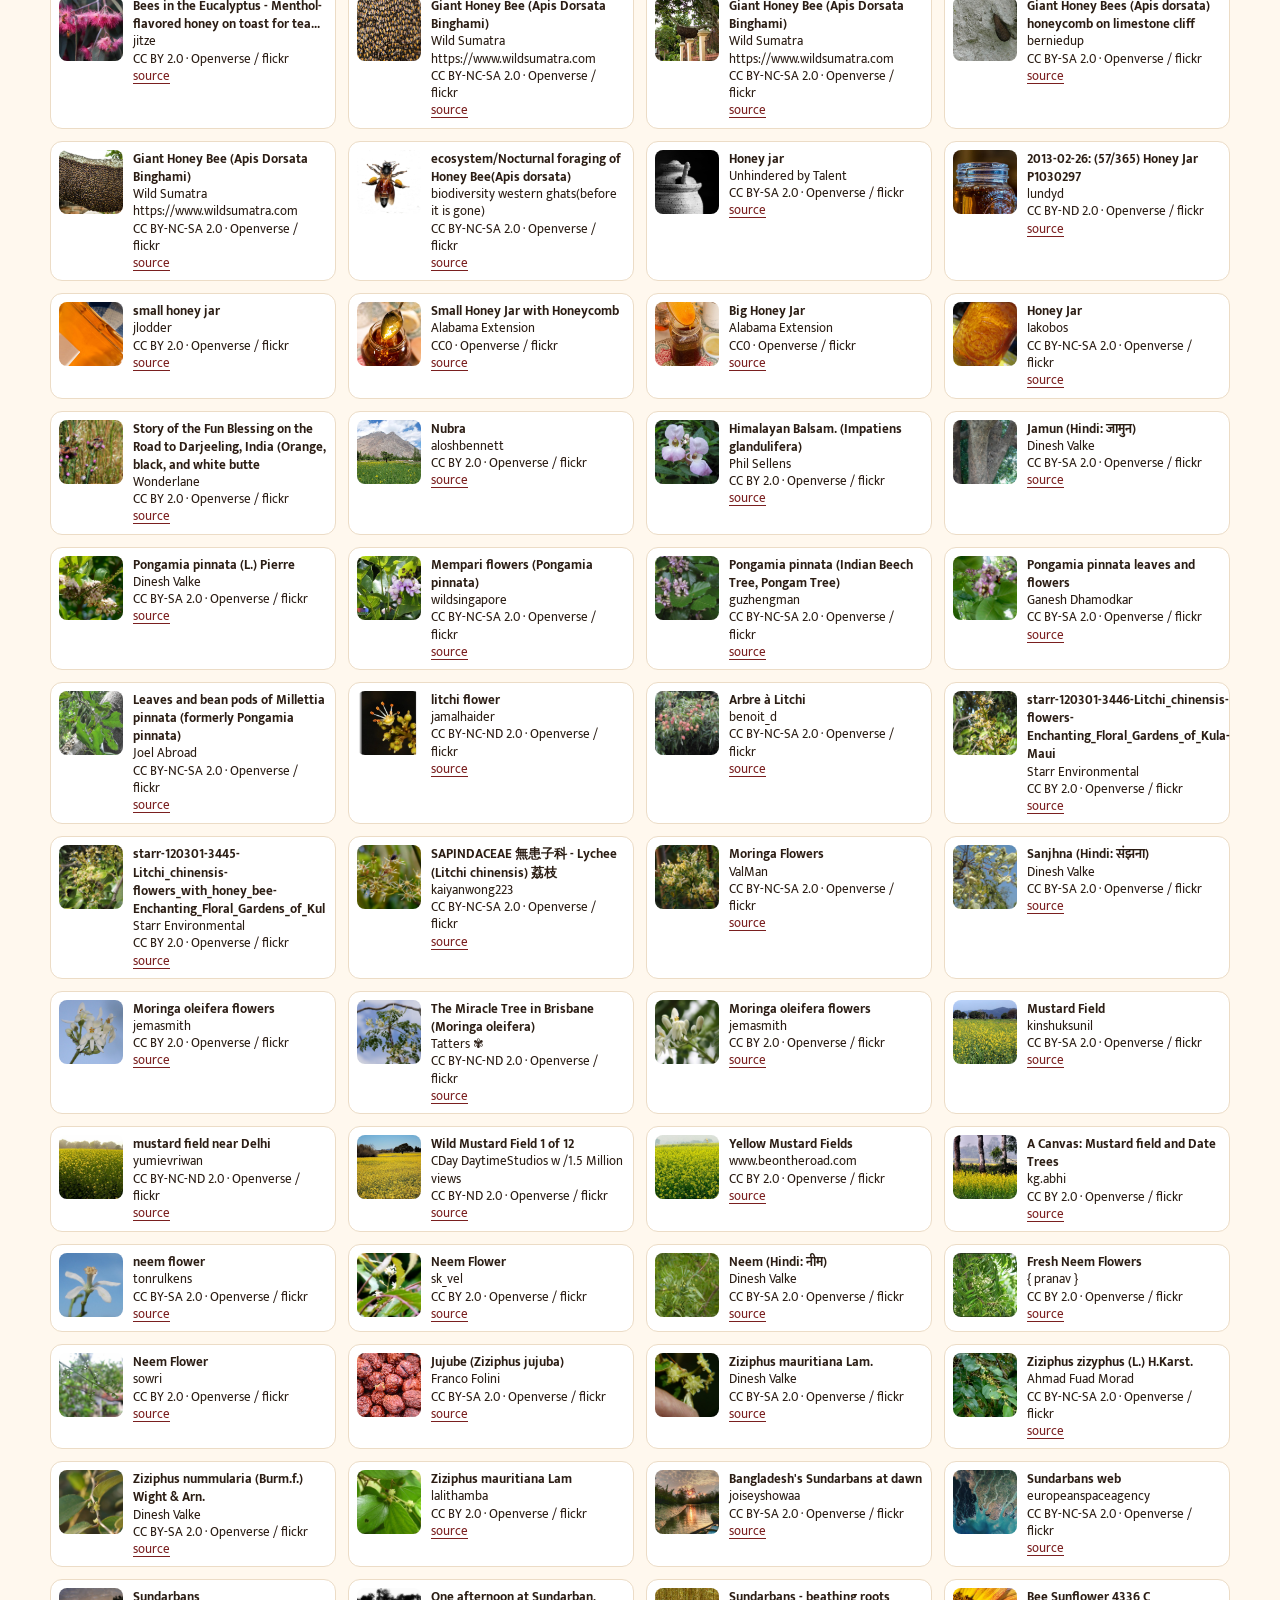
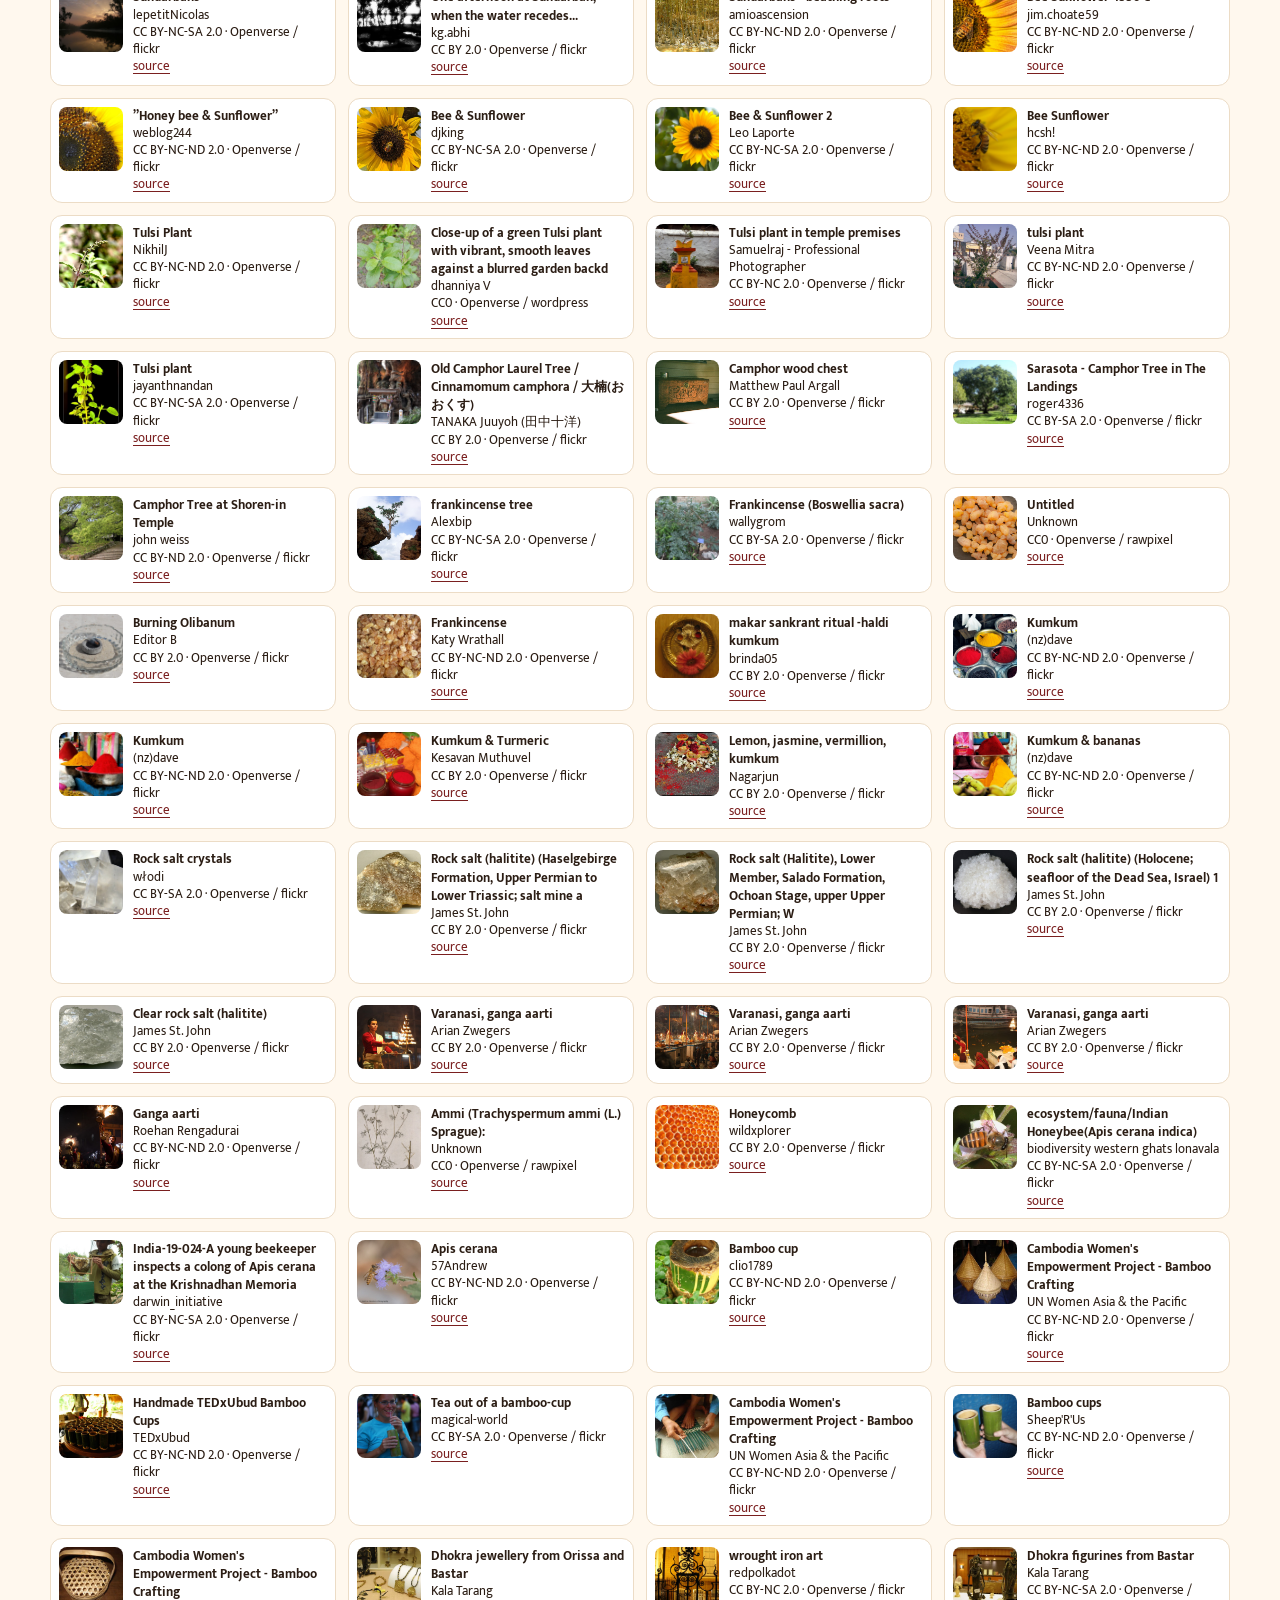
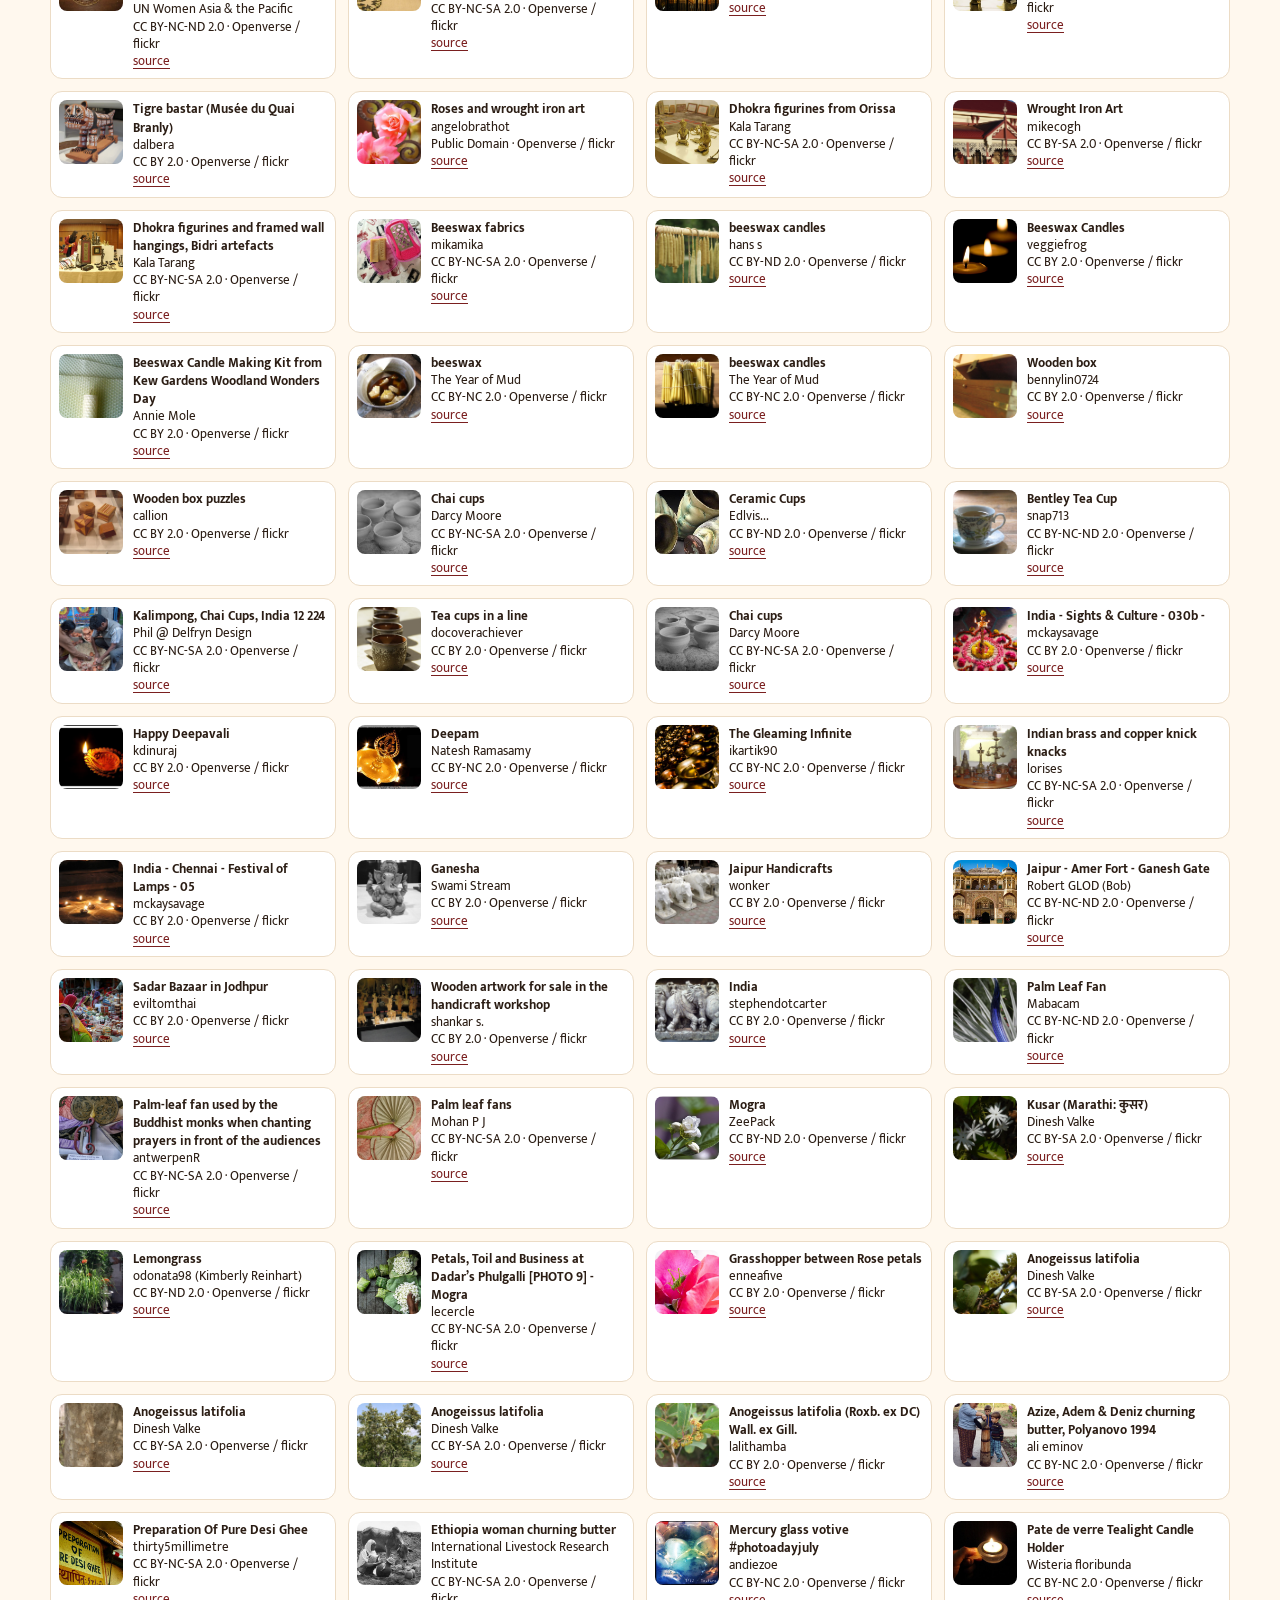
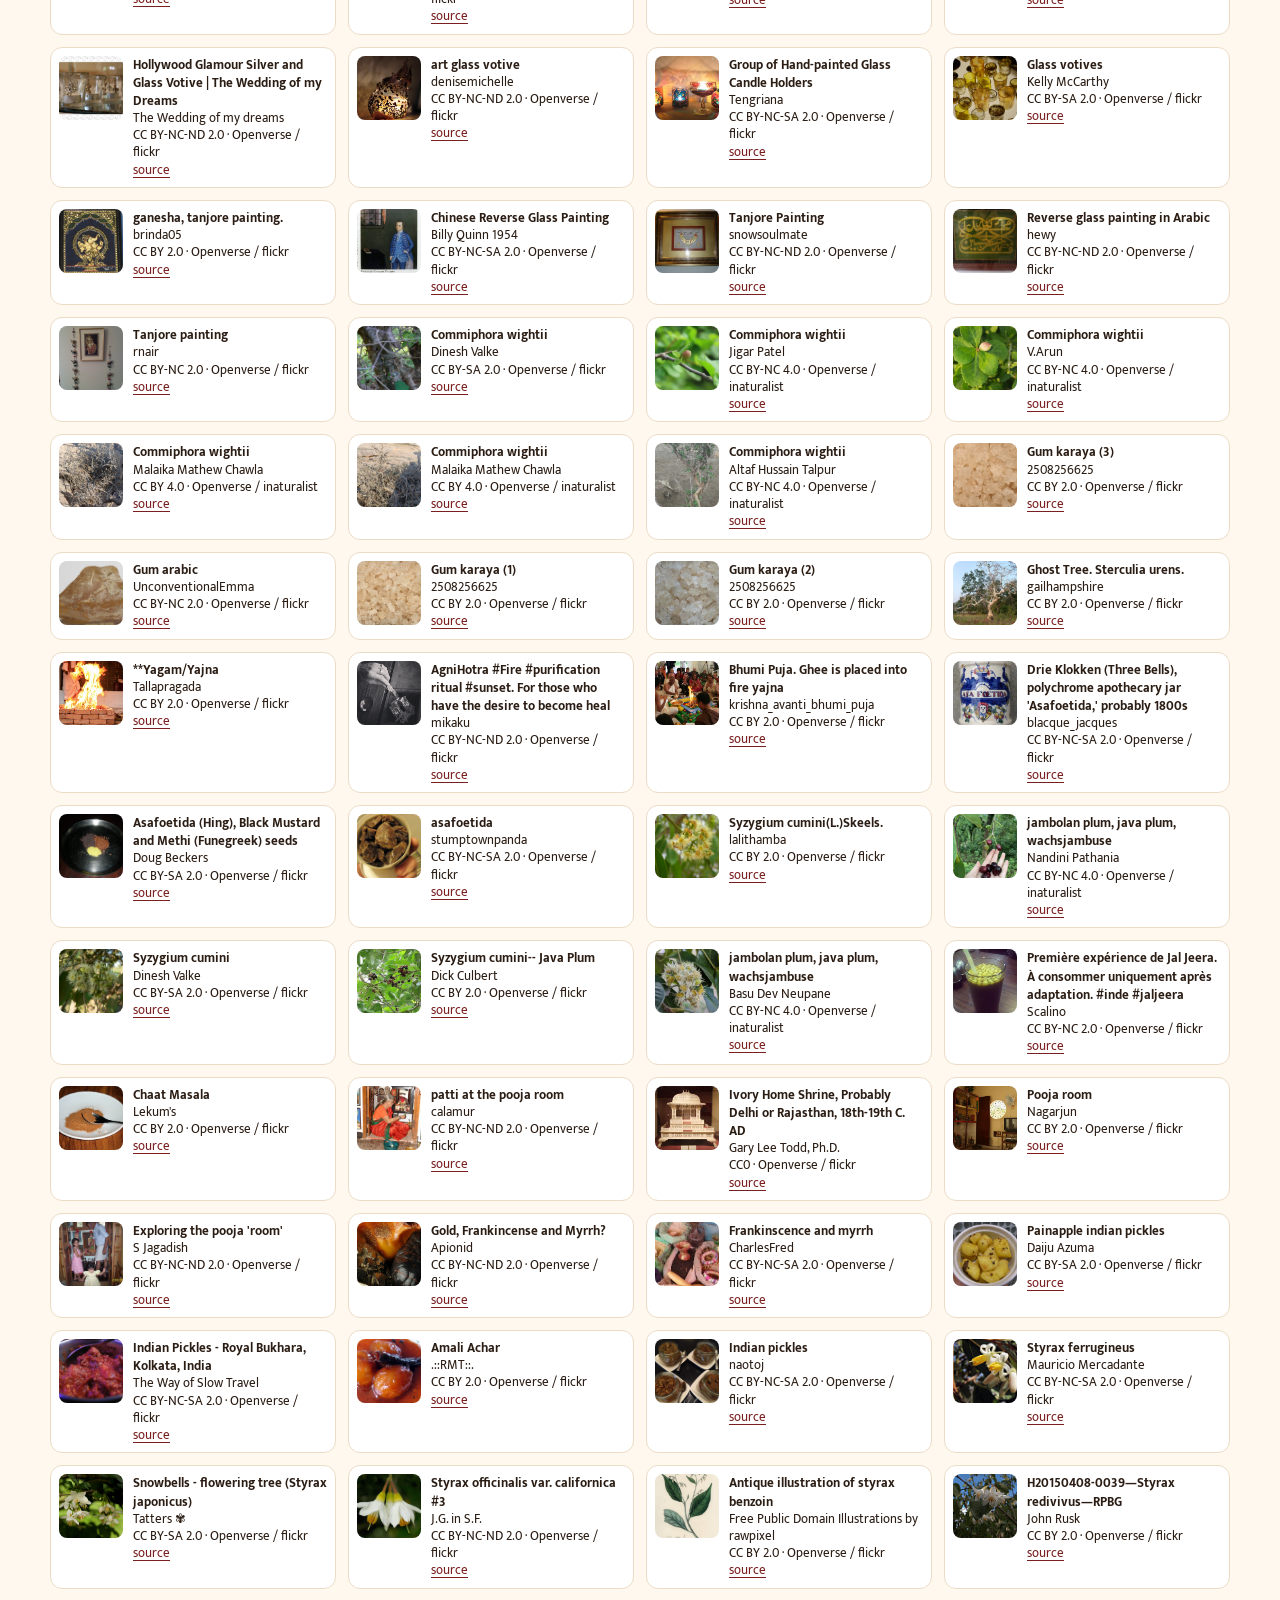
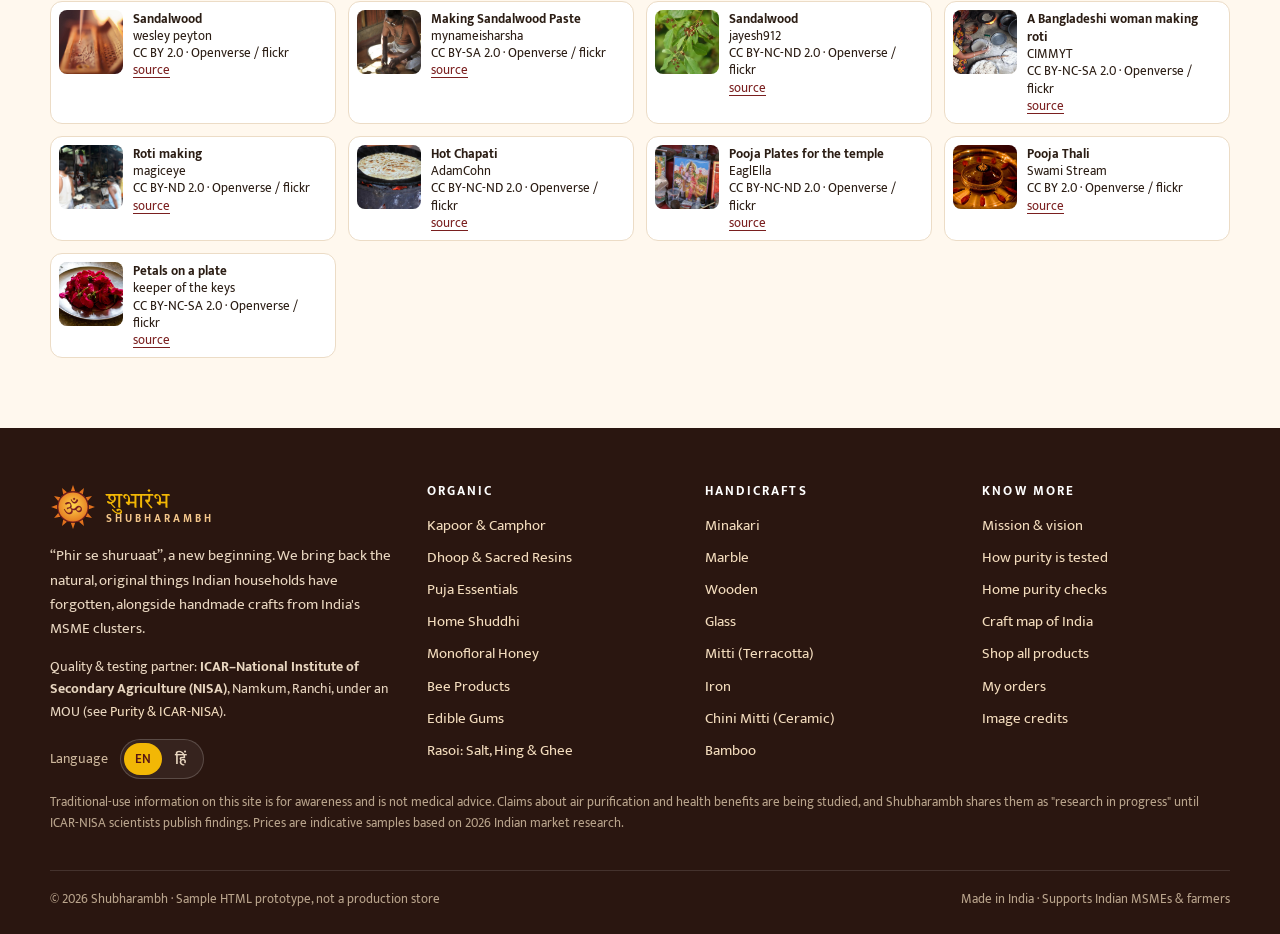
<file: credits.html>
<!doctype html>
<html lang="en">
<head>
  <meta charset="utf-8">
  <meta name="viewport" content="width=device-width, initial-scale=1">
  <script>try{if(/[?&]lang=hi/.test(location.search)||(!/[?&]lang=en/.test(location.search)&&JSON.parse(localStorage.getItem("sr_lang")||'"en"')==="hi")){document.documentElement.className+=" lang-hi i18n-wait";document.documentElement.lang="hi";setTimeout(function(){document.documentElement.classList.remove("i18n-wait")},2500)}}catch(e){}</script>
  <title>Image Credits | Shubharambh</title>
  <link rel="preconnect" href="https://fonts.googleapis.com">
  <link rel="preconnect" href="https://fonts.gstatic.com" crossorigin>
  <link href="https://fonts.googleapis.com/css2?family=Mukta:wght@400;500;600;700&family=Playfair+Display:wght@600;700&family=Tiro+Devanagari+Hindi&display=swap" rel="stylesheet">
  <link rel="stylesheet" href="assets/css/style.css">
  <link rel="icon" href="assets/img/brand/favicon.svg" type="image/svg+xml">
  <style>
    .credit-grid { display: grid; grid-template-columns: repeat(auto-fill, minmax(260px, 1fr)); gap: 12px; }
    .credit { display: flex; gap: 10px; background: #fff; border: 1px solid var(--line); border-radius: 12px; padding: 8px; font-size: .8rem; line-height: 1.35; }
    .credit img { width: 64px; height: 64px; object-fit: cover; border-radius: 8px; flex-shrink: 0; }
    .credit b { display: block; color: var(--ink); font-size: .84rem; }
  </style>
</head>
<body data-page="credits">
  <div id="site-header"></div>
  <main id="main">
    <section class="page-head">
      <div class="wrap">
        <div class="crumbs"><a href="index.html">Home</a> / Image credits</div>
        <h1>Image credits</h1>
        <p class="muted" style="margin:0;max-width:820px">Product photos marked “Shubharambh store photo” are from the Shubharambh shop. All other images are openly licensed photographs from <a href="https://commons.wikimedia.org" target="_blank" rel="noopener">Wikimedia Commons</a> and <a href="https://openverse.org" target="_blank" rel="noopener">Openverse</a> (mostly Flickr), resized for the web and used here for illustration in a <b>non-commercial sample prototype</b>. Several are licensed CC BY-NC or BY-ND, so before going live they should be replaced with Shubharambh’s own product photography or properly licensed images.</p>
        <p class="small" style="margin-top:10px"><label for="cf" class="sr-only">Filter credits</label><input id="cf" type="search" placeholder="Filter by title, author or license…" style="height:40px;border:1px solid var(--line);border-radius:10px;padding:0 12px;font:inherit;width:min(420px,100%)"> <span id="cc" class="muted"></span></p>
      </div>
    </section>
    <div class="wrap" style="padding:26px 20px 70px"><div class="credit-grid" id="credits"></div></div>
  </main>
  <div id="site-footer"></div>
  <script src="assets/js/data-organic.js"></script>
  <script src="assets/js/data-organic.hi.js"></script>
  <script src="assets/js/data-honey.js"></script>
  <script src="assets/js/data-crafts.js"></script>
  <script src="assets/js/data-crafts.hi.js"></script>
  <script src="assets/js/images.js"></script>
  <script src="assets/js/i18n.js"></script>
  <script src="assets/js/i18n-static.js"></script>
  <script src="assets/js/app.js"></script>
  <script>
    SR.onReady(function () {
      var all = window.SR_CREDITS || [];
      function render(q) {
        q = (q || "").toLowerCase();
        var list = all.filter(function (c) { return !q || (c.title + " " + c.author + " " + c.license + " " + c.via).toLowerCase().indexOf(q) > -1; });
        SR.$("#credits").innerHTML = list.map(function (c) {
          return '<div class="credit"><img src="' + SR.esc(c.src) + '" alt="" loading="lazy"><div><b>' + SR.esc(c.title || SR.t("credits.untitled")) + "</b>" + SR.esc(c.author || SR.t("img.unknown")) + "<br>" + SR.esc(c.license || "") + " · " + SR.esc(c.via || "") + (c.url ? '<br><a href="' + SR.esc(c.url) + '" target="_blank" rel="noopener">' + SR.t("img.source") + "</a>" : "") + "</div></div>";
        }).join("");
        SR.$("#cc").textContent = SR.t("credits.count", { n: list.length, total: all.length });
      }
      SR.$("#cf").addEventListener("input", function (e) { render(e.target.value); });
      render("");
    });
  </script>
</body>
</html>
</file>
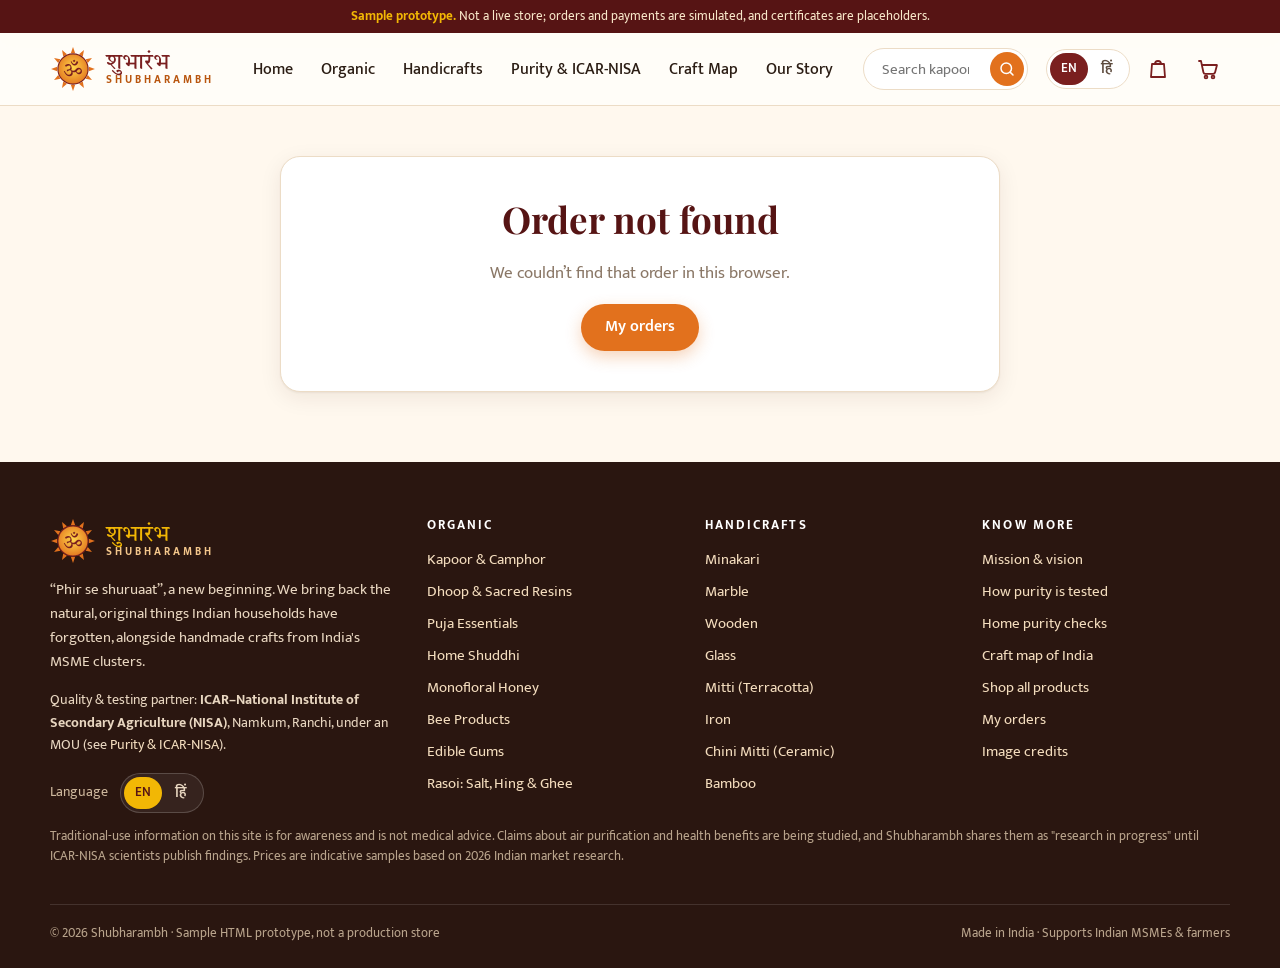
<file: order-success.html>
<!doctype html>
<html lang="en">
<head>
  <meta charset="utf-8">
  <meta name="viewport" content="width=device-width, initial-scale=1">
  <script>try{if(/[?&]lang=hi/.test(location.search)||(!/[?&]lang=en/.test(location.search)&&JSON.parse(localStorage.getItem("sr_lang")||'"en"')==="hi")){document.documentElement.className+=" lang-hi i18n-wait";document.documentElement.lang="hi";setTimeout(function(){document.documentElement.classList.remove("i18n-wait")},2500)}}catch(e){}</script>
  <title>Order Confirmed | Shubharambh</title>
  <link rel="preconnect" href="https://fonts.googleapis.com">
  <link rel="preconnect" href="https://fonts.gstatic.com" crossorigin>
  <link href="https://fonts.googleapis.com/css2?family=Mukta:wght@400;500;600;700&family=Playfair+Display:wght@600;700&family=Tiro+Devanagari+Hindi&display=swap" rel="stylesheet">
  <link rel="stylesheet" href="assets/css/style.css">
  <link rel="icon" href="assets/img/brand/favicon.svg" type="image/svg+xml">
</head>
<body data-page="success">
  <div id="site-header"></div>
  <main id="main"><div class="wrap" id="success-root"></div></main>
  <div id="site-footer"></div>
  <script src="assets/js/data-organic.js"></script>
  <script src="assets/js/data-organic.hi.js"></script>
  <script src="assets/js/data-honey.js"></script>
  <script src="assets/js/data-crafts.js"></script>
  <script src="assets/js/data-crafts.hi.js"></script>
  <script src="assets/js/images.js"></script>
  <script src="assets/js/i18n.js"></script>
  <script src="assets/js/i18n-static.js"></script>
  <script src="assets/js/app.js"></script>
  <script src="assets/js/pages/orders.js"></script>
</body>
</html>
</file>
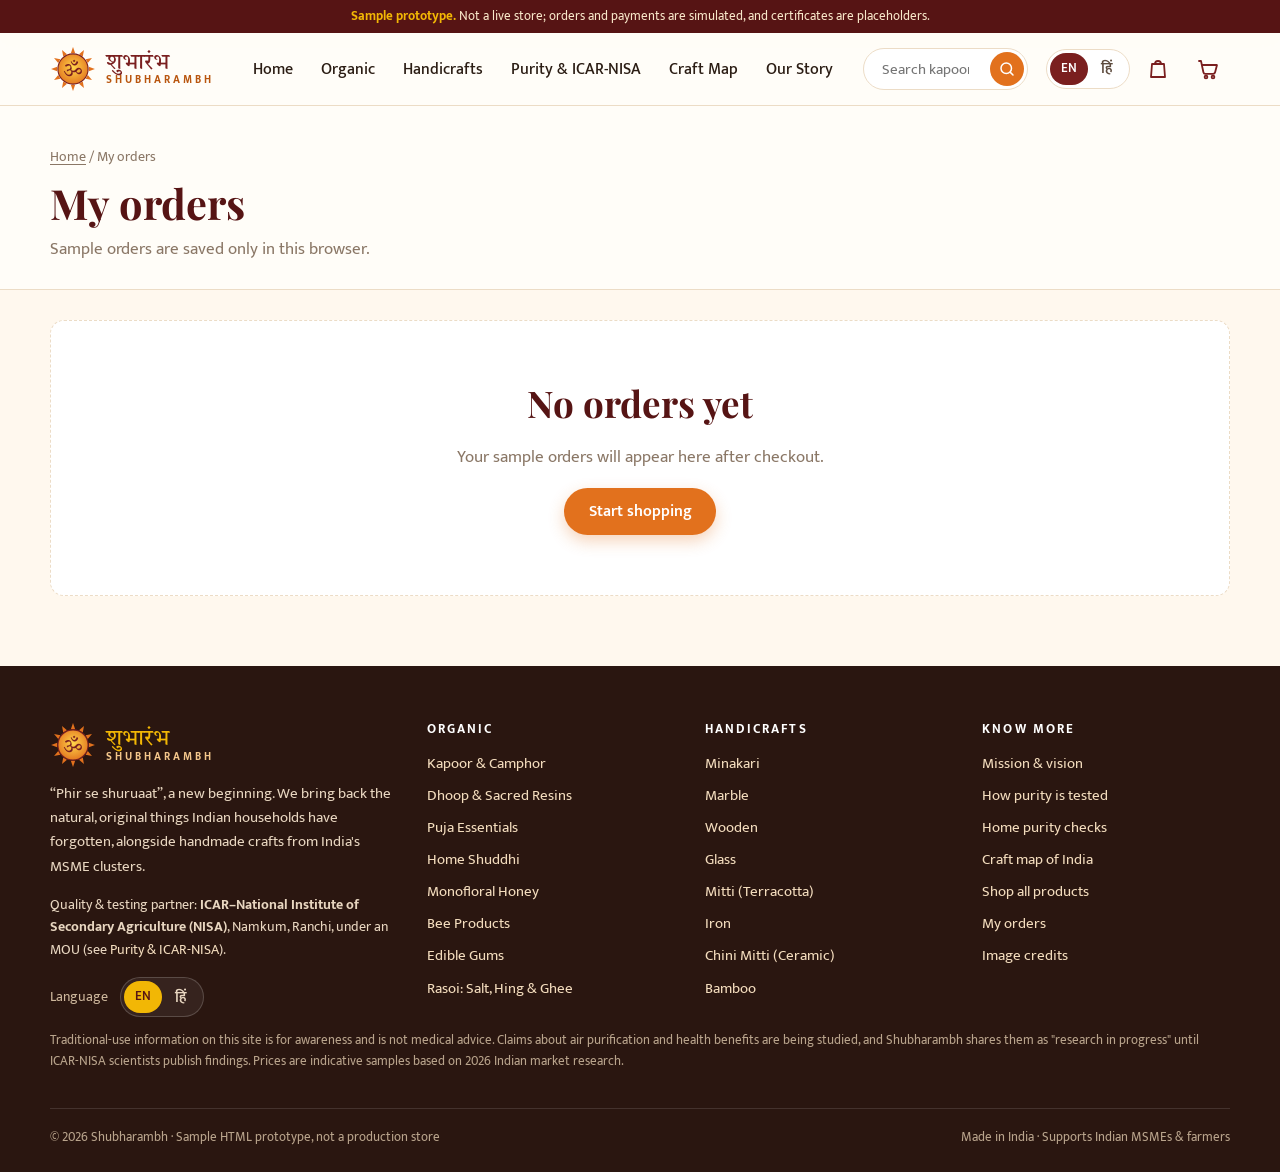
<file: orders.html>
<!doctype html>
<html lang="en">
<head>
  <meta charset="utf-8">
  <meta name="viewport" content="width=device-width, initial-scale=1">
  <script>try{if(/[?&]lang=hi/.test(location.search)||(!/[?&]lang=en/.test(location.search)&&JSON.parse(localStorage.getItem("sr_lang")||'"en"')==="hi")){document.documentElement.className+=" lang-hi i18n-wait";document.documentElement.lang="hi";setTimeout(function(){document.documentElement.classList.remove("i18n-wait")},2500)}}catch(e){}</script>
  <title>My Orders | Shubharambh</title>
  <link rel="preconnect" href="https://fonts.googleapis.com">
  <link rel="preconnect" href="https://fonts.gstatic.com" crossorigin>
  <link href="https://fonts.googleapis.com/css2?family=Mukta:wght@400;500;600;700&family=Playfair+Display:wght@600;700&family=Tiro+Devanagari+Hindi&display=swap" rel="stylesheet">
  <link rel="stylesheet" href="assets/css/style.css">
  <link rel="icon" href="assets/img/brand/favicon.svg" type="image/svg+xml">
</head>
<body data-page="orders">
  <div id="site-header"></div>
  <main id="main">
    <section class="page-head">
      <div class="wrap">
        <div class="crumbs"><a href="index.html">Home</a> / My orders</div>
        <h1>My orders</h1>
        <p class="muted" style="margin:0">Sample orders are saved only in this browser.</p>
      </div>
    </section>
    <div class="wrap" id="orders-root" style="padding:30px 20px 70px"></div>
  </main>
  <div id="site-footer"></div>
  <script src="assets/js/data-organic.js"></script>
  <script src="assets/js/data-organic.hi.js"></script>
  <script src="assets/js/data-honey.js"></script>
  <script src="assets/js/data-crafts.js"></script>
  <script src="assets/js/data-crafts.hi.js"></script>
  <script src="assets/js/images.js"></script>
  <script src="assets/js/i18n.js"></script>
  <script src="assets/js/i18n-static.js"></script>
  <script src="assets/js/app.js"></script>
  <script src="assets/js/pages/orders.js"></script>
</body>
</html>
</file>
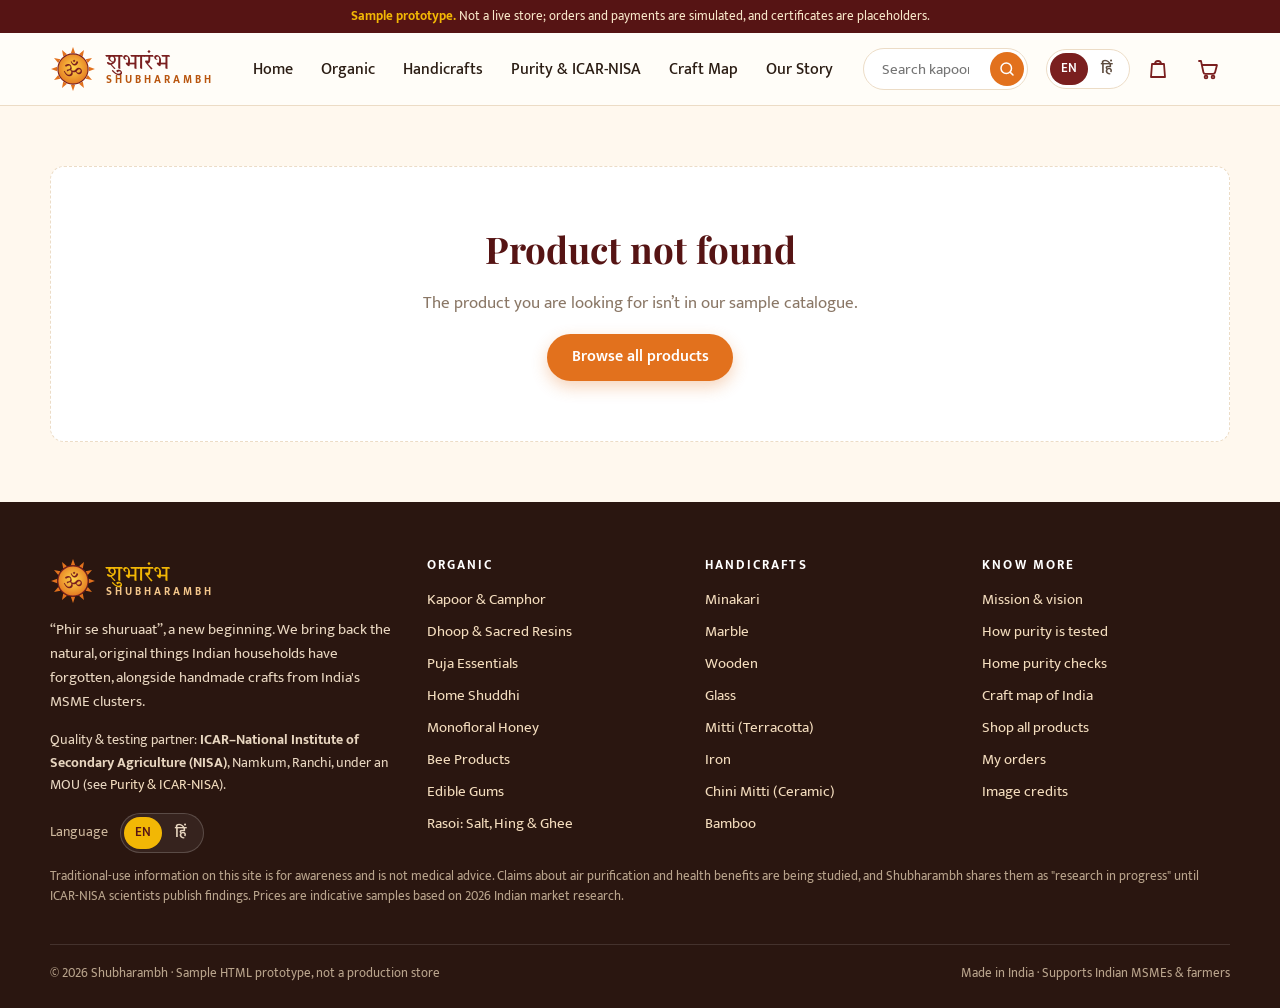
<file: product.html>
<!doctype html>
<html lang="en">
<head>
  <meta charset="utf-8">
  <meta name="viewport" content="width=device-width, initial-scale=1">
  <script>try{if(/[?&]lang=hi/.test(location.search)||(!/[?&]lang=en/.test(location.search)&&JSON.parse(localStorage.getItem("sr_lang")||'"en"')==="hi")){document.documentElement.className+=" lang-hi i18n-wait";document.documentElement.lang="hi";setTimeout(function(){document.documentElement.classList.remove("i18n-wait")},2500)}}catch(e){}</script>
  <title>Product | Shubharambh</title>
  <meta name="description" content="Shubharambh product details: what Indian households are missing, what Shubharambh brings, and how ICAR-NISA verifies purity.">
  <link rel="preconnect" href="https://fonts.googleapis.com">
  <link rel="preconnect" href="https://fonts.gstatic.com" crossorigin>
  <link href="https://fonts.googleapis.com/css2?family=Mukta:wght@400;500;600;700&family=Playfair+Display:wght@600;700&family=Tiro+Devanagari+Hindi&display=swap" rel="stylesheet">
  <link rel="stylesheet" href="assets/css/style.css">
  <link rel="icon" href="assets/img/brand/favicon.svg" type="image/svg+xml">
  <style>
    .pd-nav { position: sticky; top: 72px; z-index: 20; background: var(--cream); border-bottom: 2px solid var(--line); margin-top: 10px; }
    .pd-nav .tab-bar { border-bottom: 0; }
    .pd-nav a { text-decoration: none; padding: 12px 16px; font-weight: 600; color: var(--ink-soft); white-space: nowrap; border-bottom: 3px solid transparent; display: inline-block; }
    .pd-nav a:hover, .pd-nav a.active { color: var(--maroon); border-bottom-color: var(--saffron); }
    .pd-section { padding: 38px 0 6px; scroll-margin-top: 130px; }
    .pd-section > h2 { font-size: 1.6rem; }
    .modal { position: fixed; inset: 0; background: rgba(20, 10, 5, .7); z-index: 130; display: none; align-items: center; justify-content: center; padding: 16px; }
    .modal.open { display: flex; }
    .modal-box { background: #fff; border-radius: 16px; max-width: 760px; width: 100%; max-height: 92vh; overflow: auto; position: relative; }
    .modal-close { position: absolute; top: 10px; right: 10px; width: 40px; height: 40px; border-radius: 50%; border: 0; background: var(--cream); font-size: 1.3rem; cursor: pointer; z-index: 2; }
    .certdoc { margin: 18px; border: 6px double var(--tulsi); padding: 26px; position: relative; overflow: hidden; background: linear-gradient(#fffdf6, #f6fbf3); }
    .certdoc::after { content: "SAMPLE · PLACEHOLDER"; position: absolute; inset: 0; display: grid; place-items: center; font: 700 2.4rem var(--font-body); color: rgba(179, 38, 30, .12); transform: rotate(-24deg); pointer-events: none; letter-spacing: .1em; }
    .certdoc h3 { text-align: center; color: var(--tulsi); margin: 6px 0 2px; }
    .certdoc .ct-sub { text-align: center; font-size: .85rem; color: var(--muted); margin-bottom: 16px; }
    .certdoc table { width: 100%; border-collapse: collapse; font-size: .88rem; }
    .certdoc td, .certdoc th { border: 1px solid var(--line); padding: 6px 8px; text-align: left; }
    .certdoc th { background: var(--tulsi-soft); }
    .pd-hero-meta { display: flex; flex-wrap: wrap; gap: 6px 16px; font-size: .86rem; color: var(--muted); margin: 6px 0 4px; }
  </style>
</head>
<body data-page="product">
  <div id="site-header"></div>

  <main id="main">
    <div class="wrap" id="pd-root">
      <div class="empty-state" style="margin:60px 0">Loading product…</div>
    </div>
    <section class="block tight block-paper" id="related-wrap">
      <div class="wrap">
        <div class="section-head" style="margin-bottom:20px"><span class="eyebrow">You may also like</span><h2 style="margin:0" id="related-title">More from this category</h2></div>
        <div class="products-grid" id="related"></div>
      </div>
    </section>
  </main>

  <div class="lightbox" id="lightbox" role="dialog" aria-label="Image viewer"><button type="button" aria-label="Close">✕</button><img alt=""></div>
  <div class="modal" id="cert-modal" role="dialog" aria-modal="true" aria-label="Sample certificate"><div class="modal-box"><button class="modal-close" type="button" aria-label="Close">✕</button><div id="cert-body"></div></div></div>

  <div id="site-footer"></div>

  <script src="assets/js/data-organic.js"></script>
  <script src="assets/js/data-organic.hi.js"></script>
  <script src="assets/js/data-honey.js"></script>
  <script src="assets/js/data-crafts.js"></script>
  <script src="assets/js/data-crafts.hi.js"></script>
  <script src="assets/js/images.js"></script>
  <script src="assets/js/i18n.js"></script>
  <script src="assets/js/i18n-static.js"></script>
  <script src="assets/js/app.js"></script>
  <script src="assets/js/pages/product.js"></script>
</body>
</html>
</file>
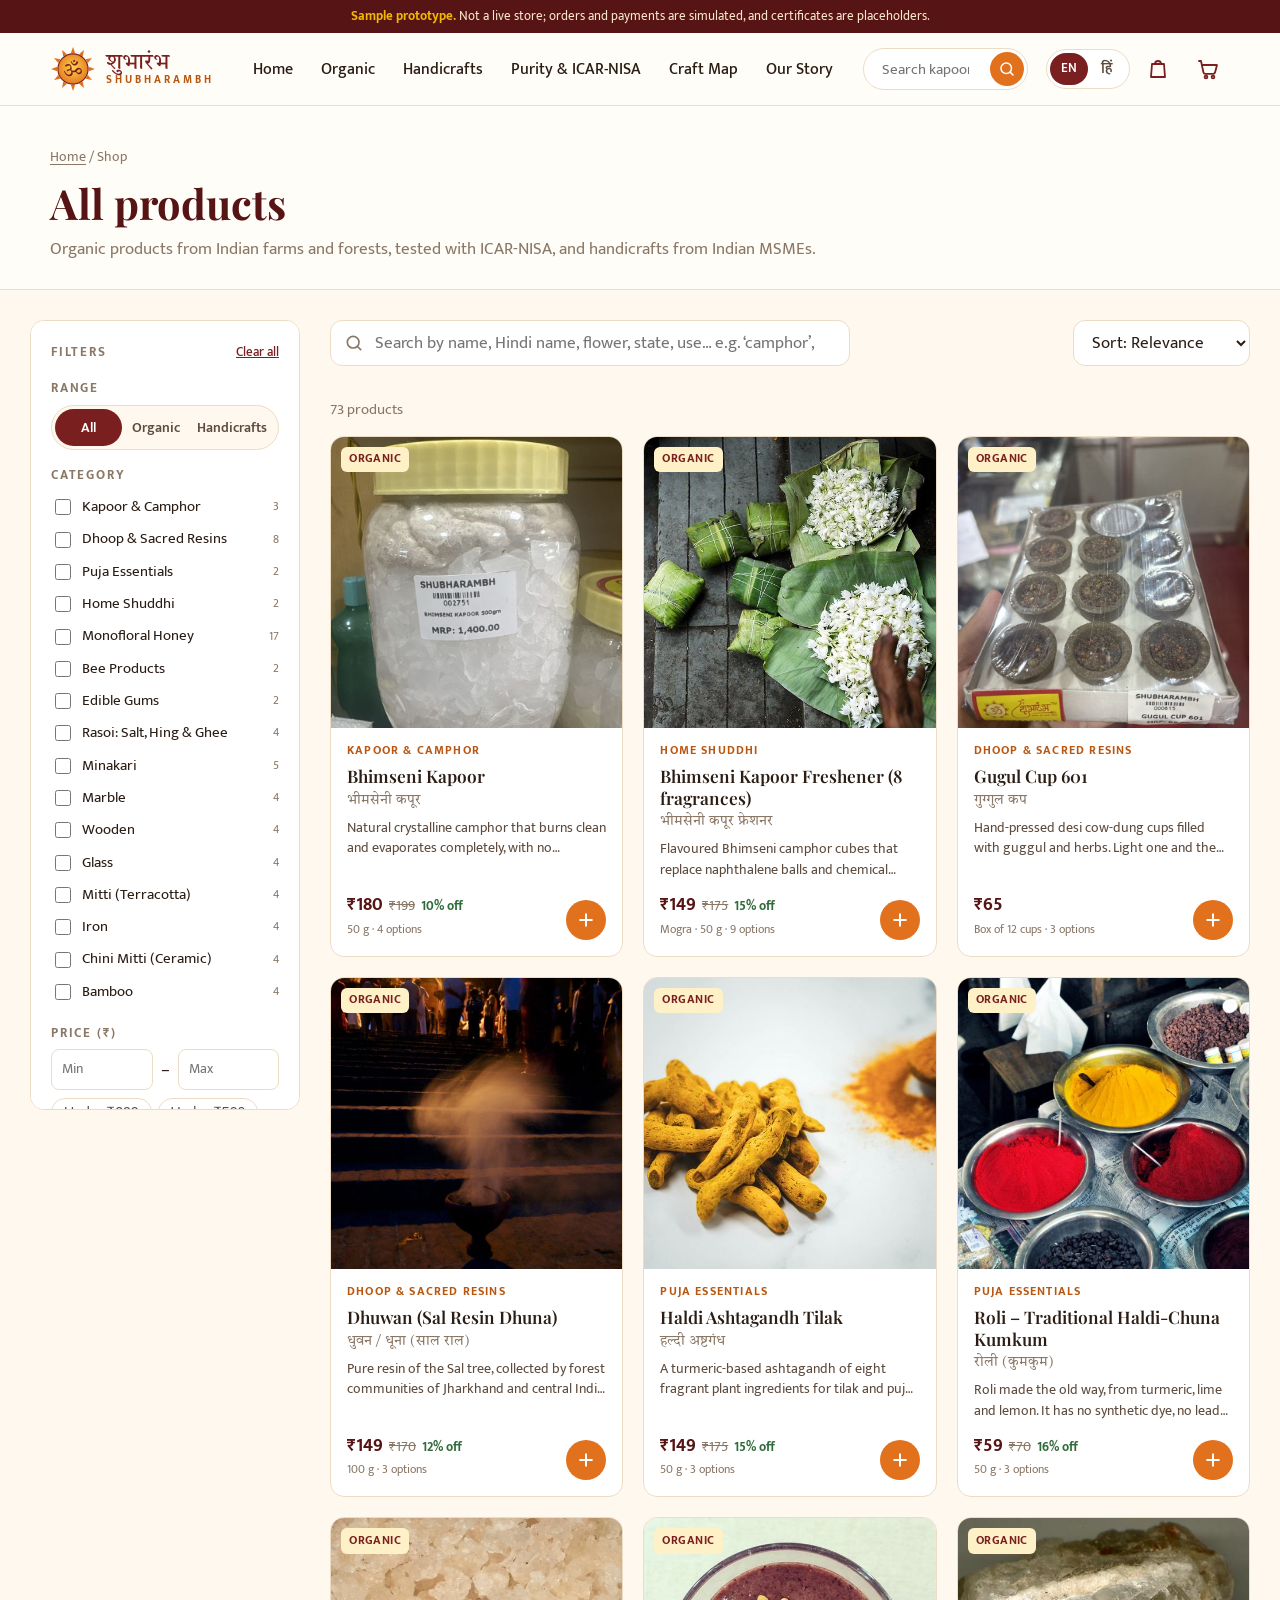
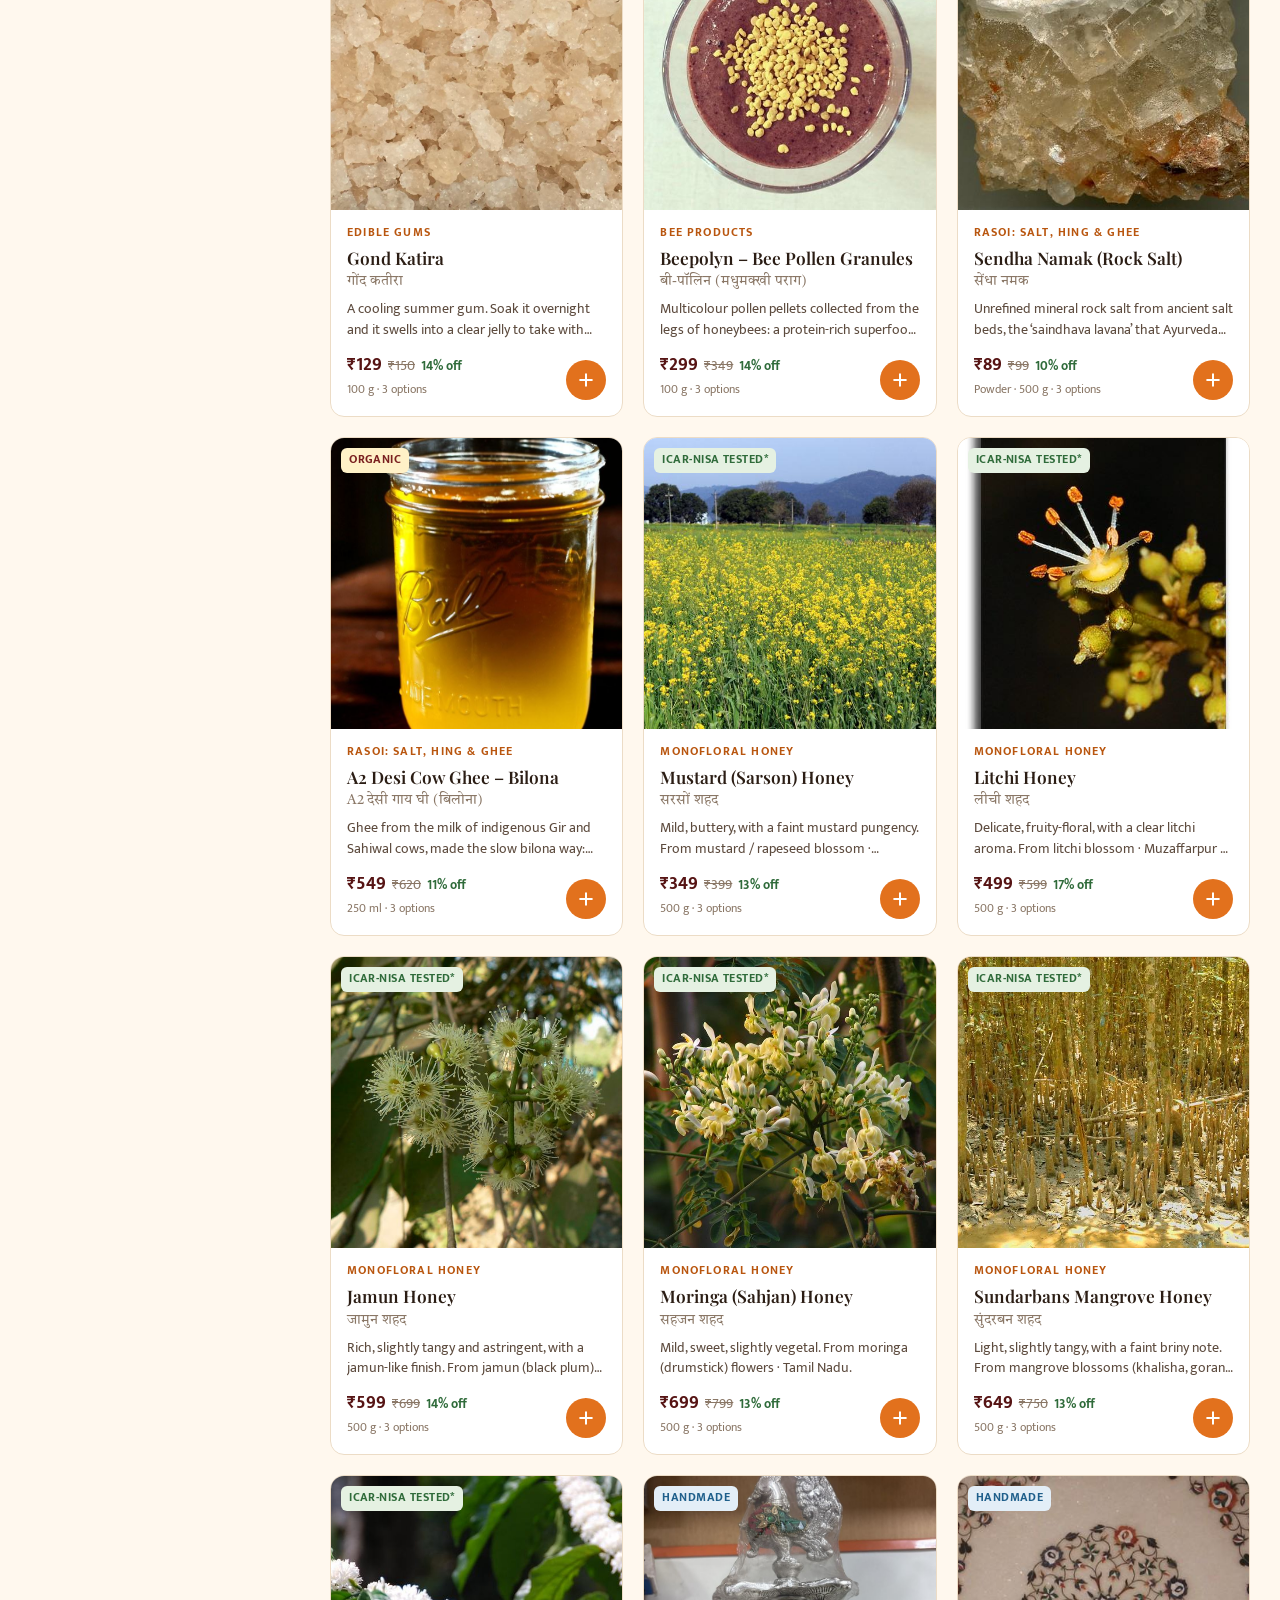
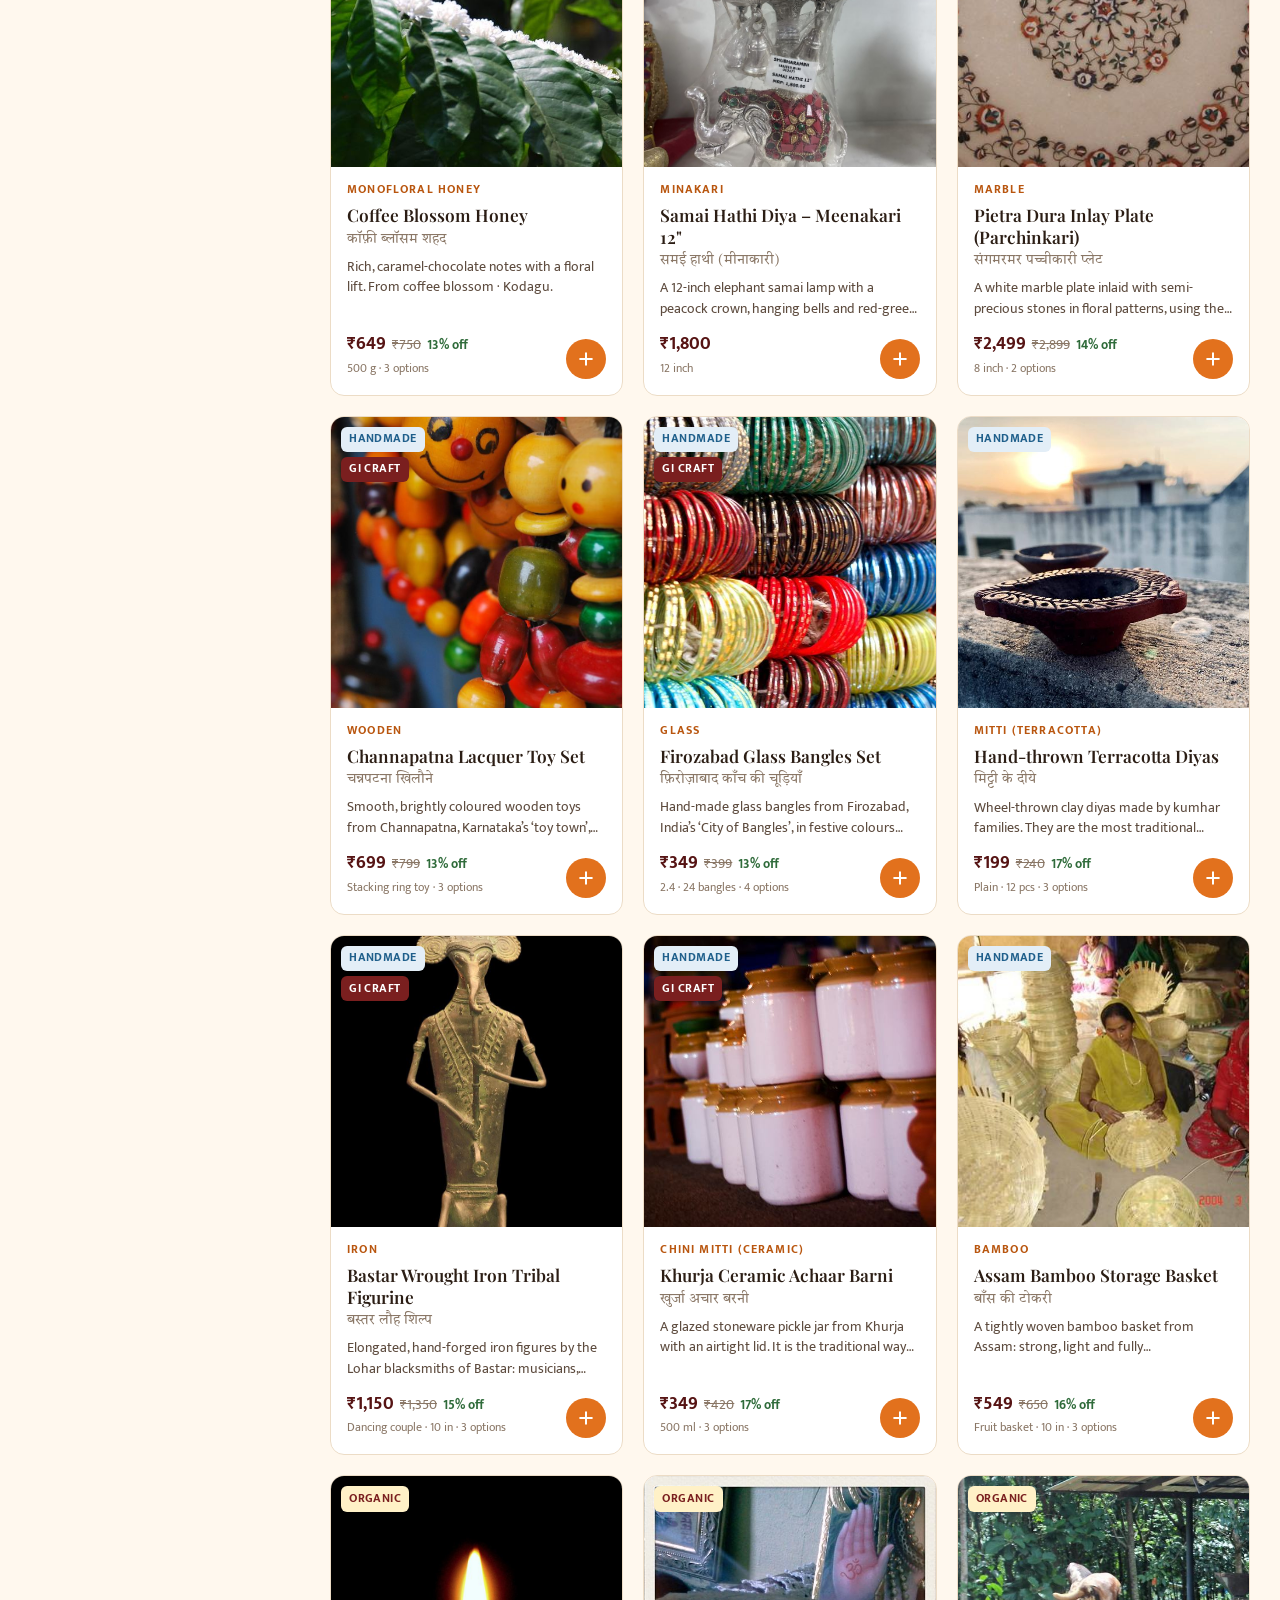
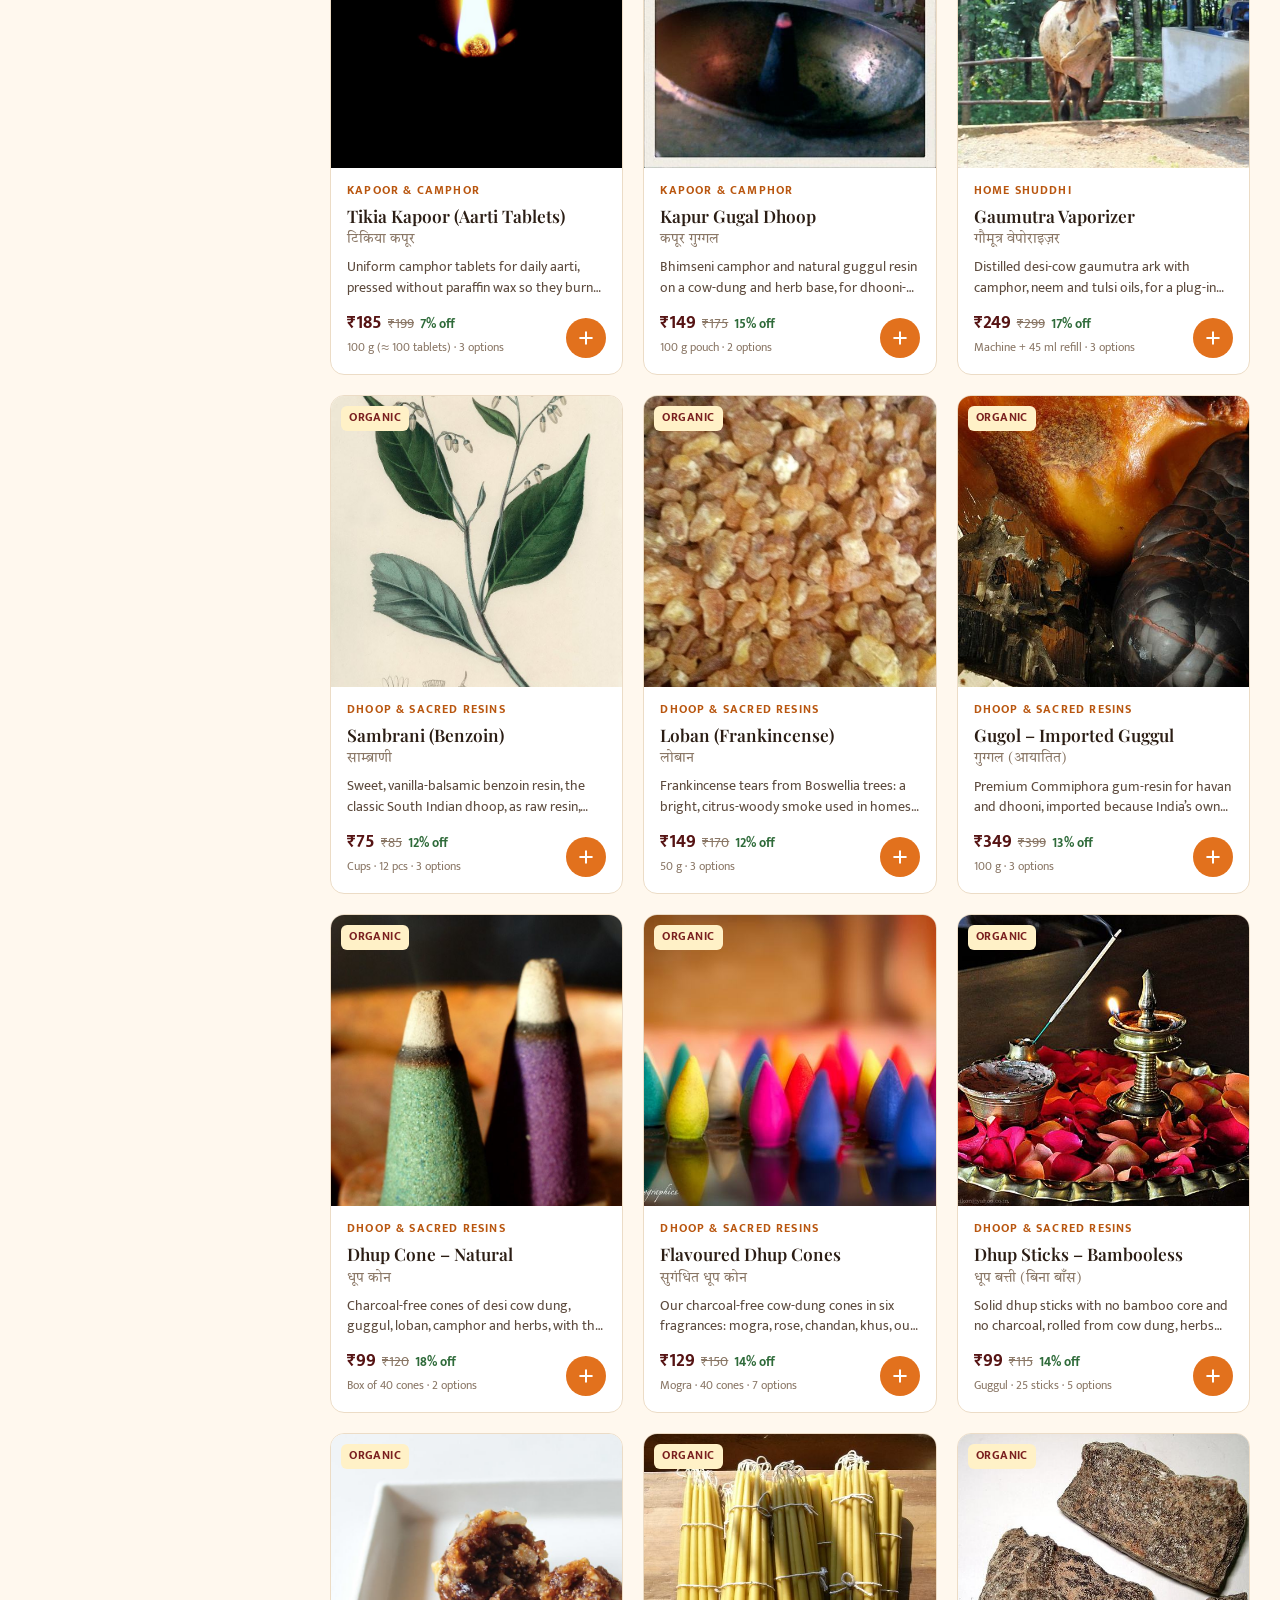
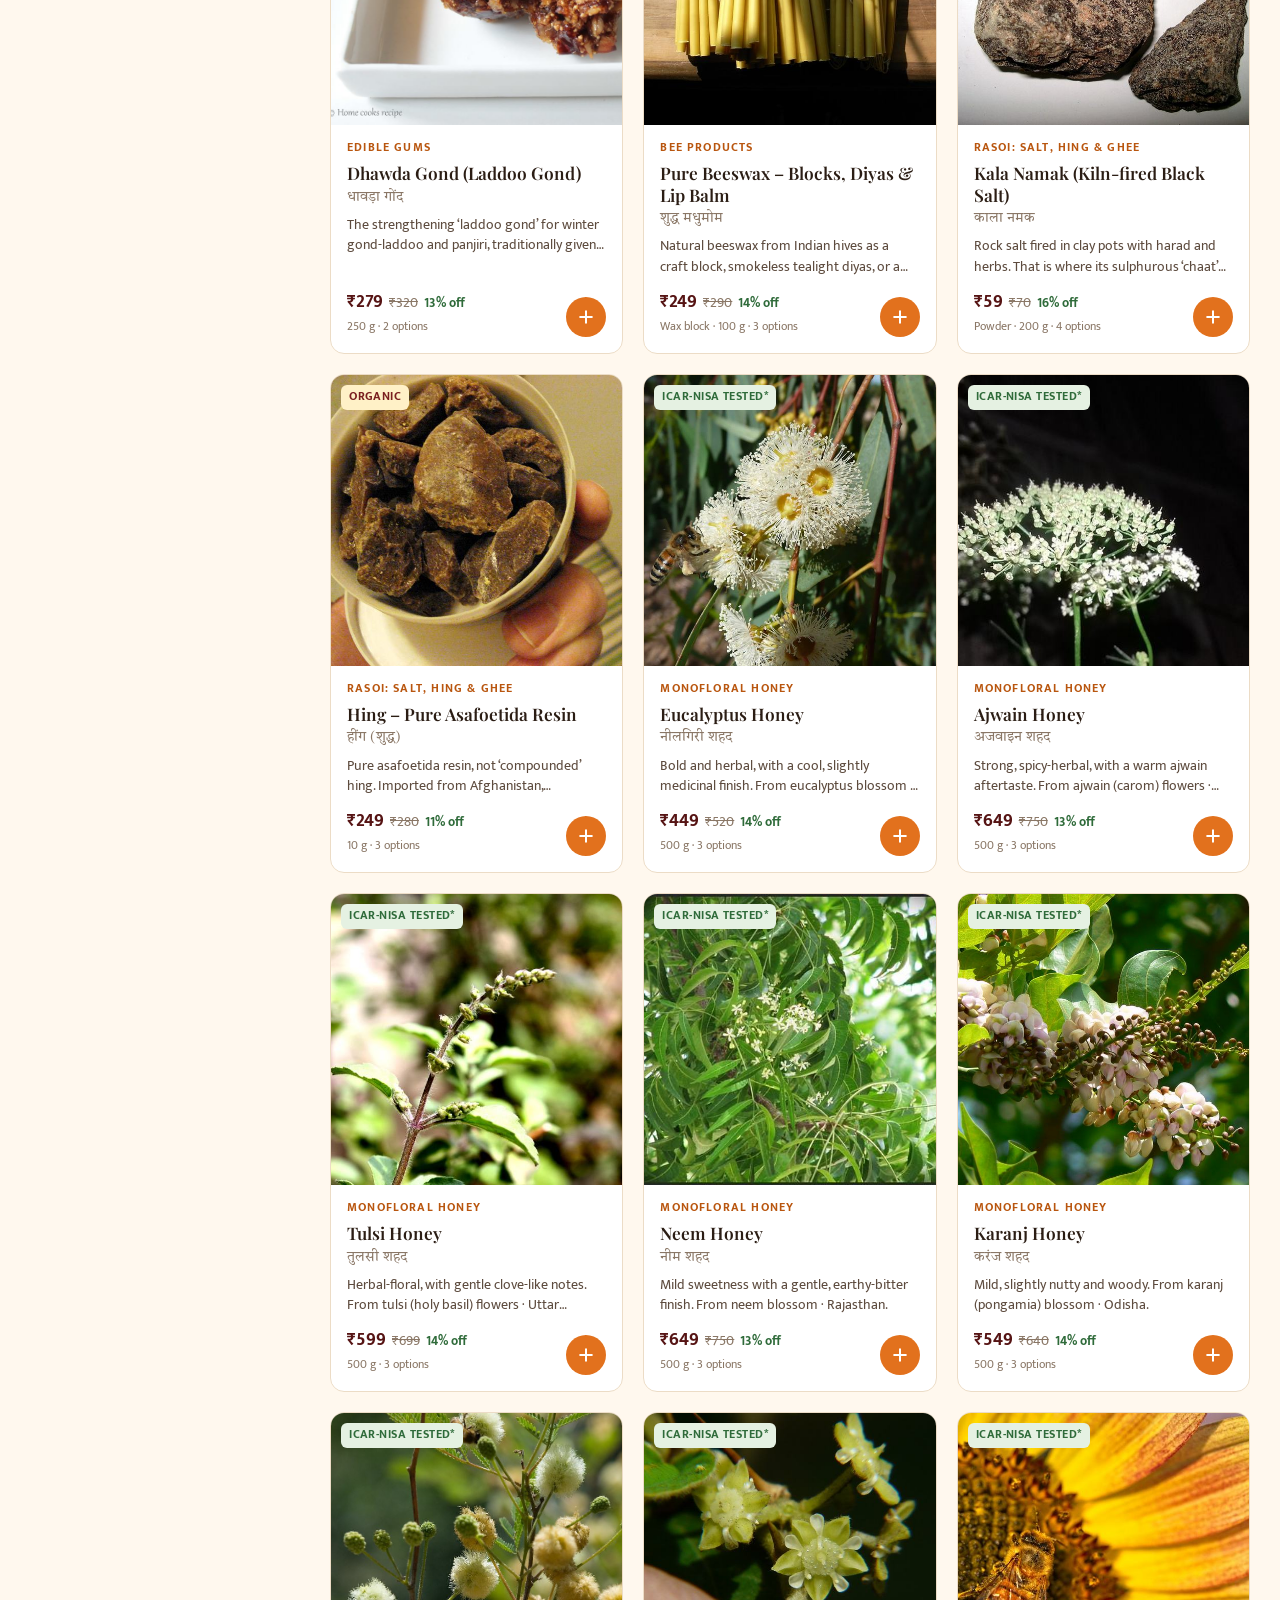
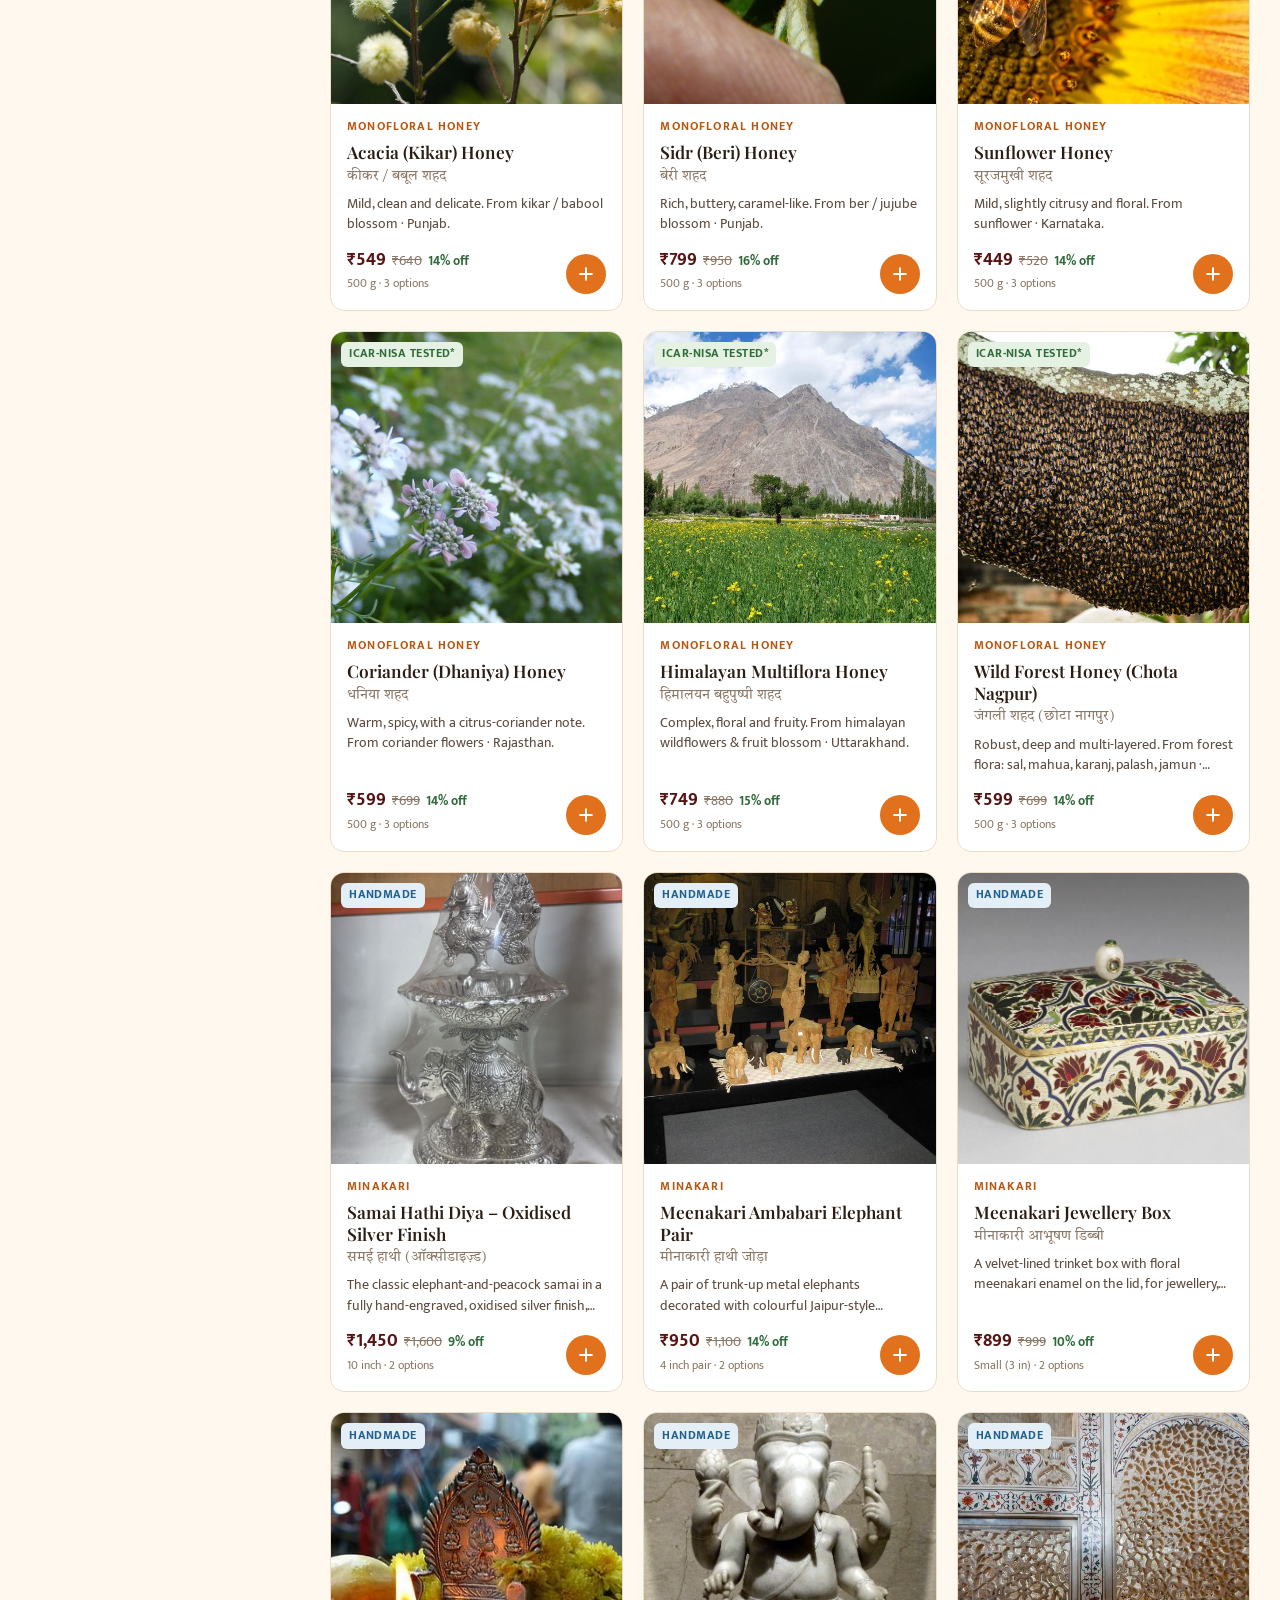
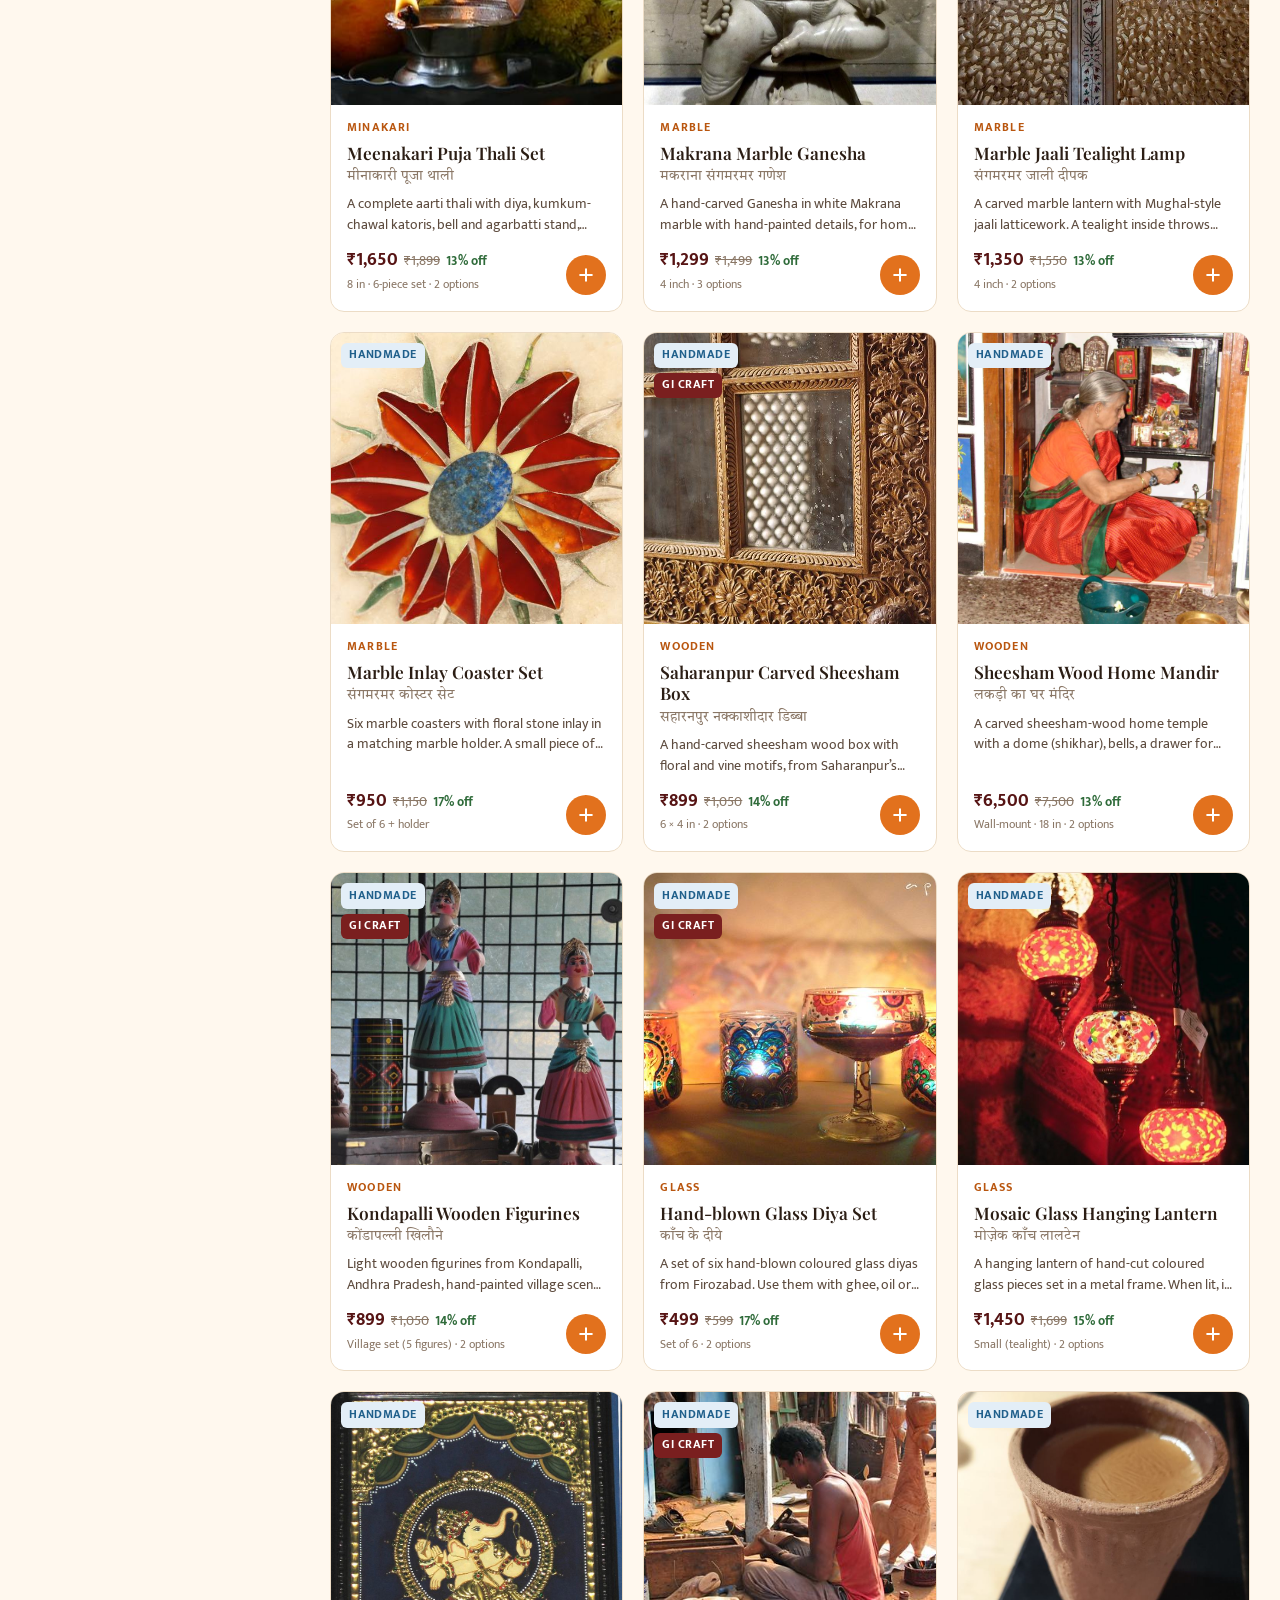
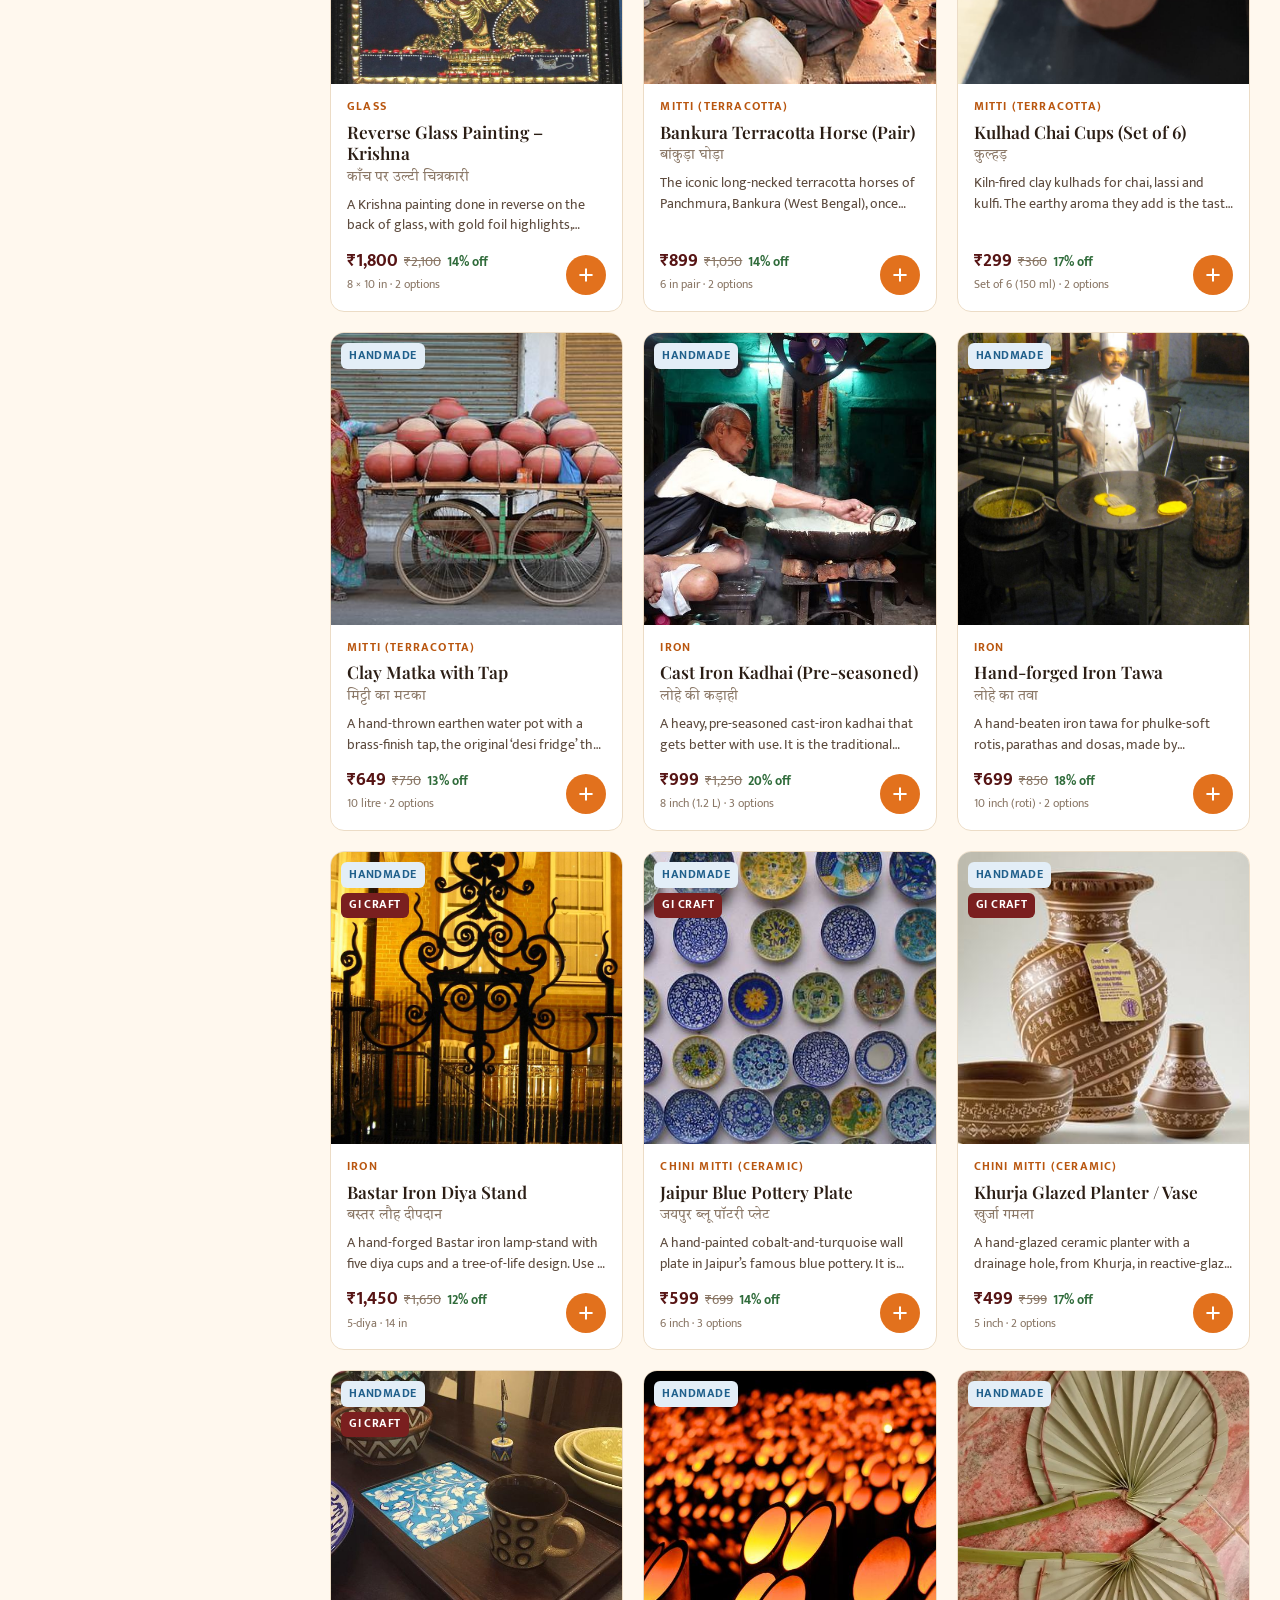
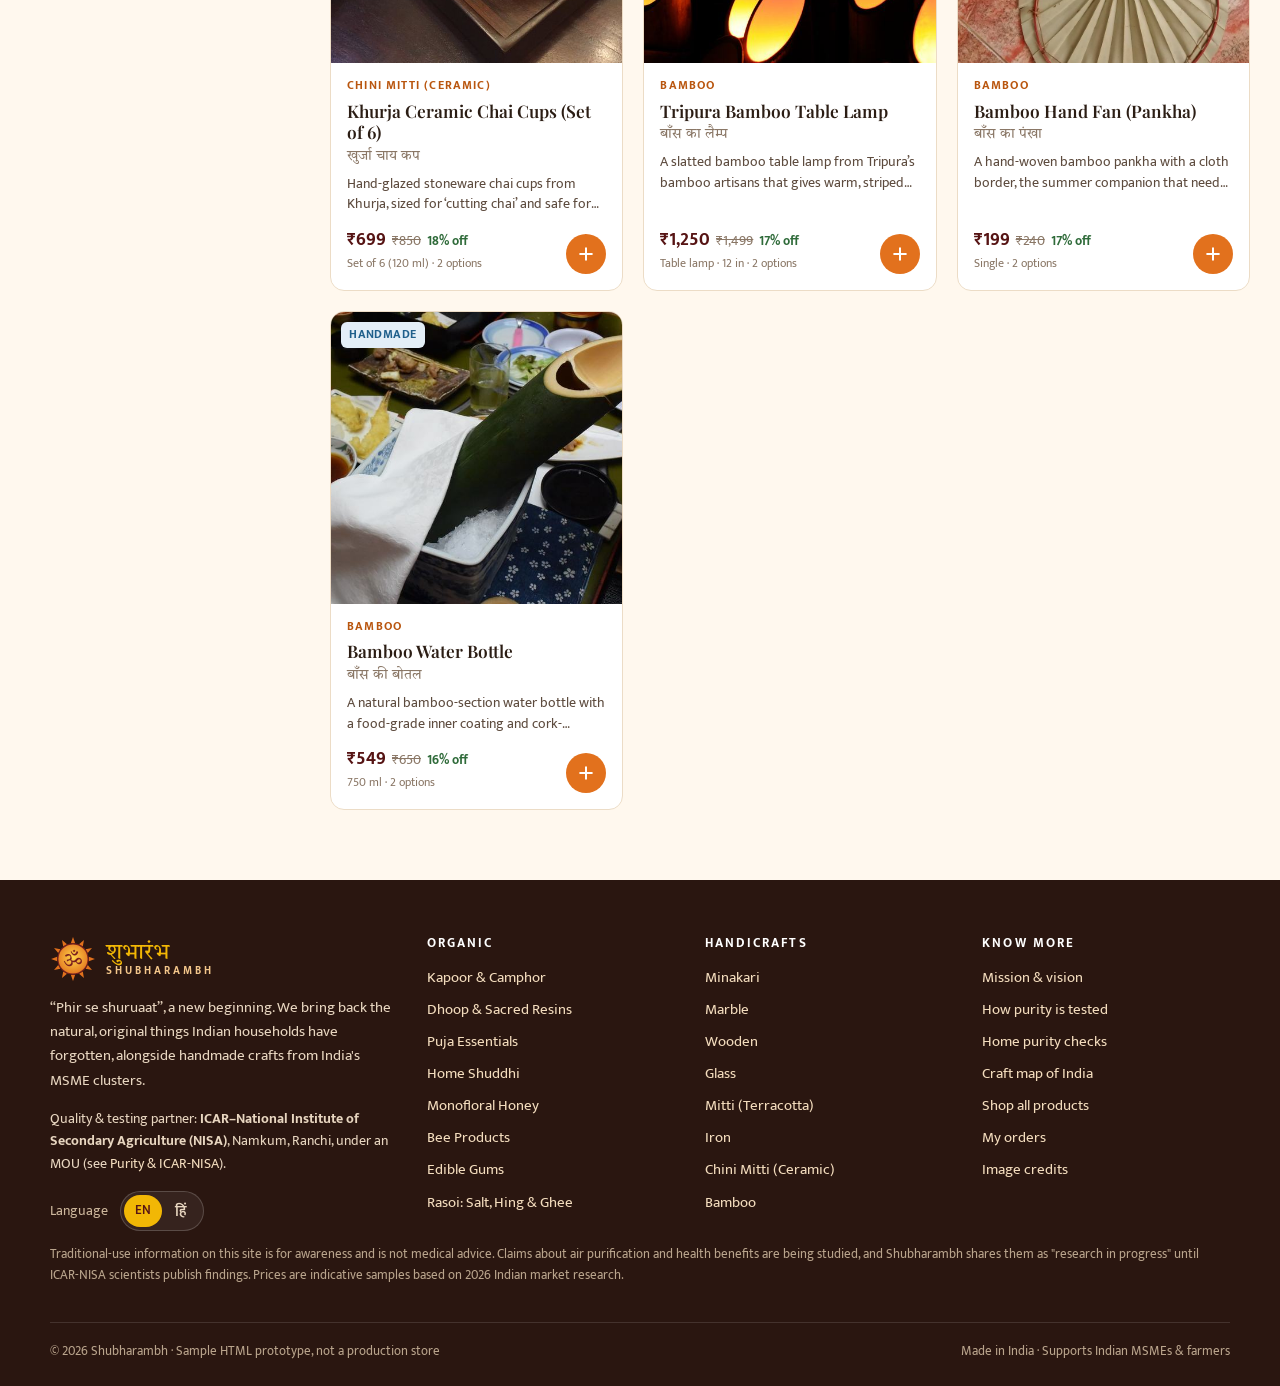
<file: products.html>
<!doctype html>
<html lang="en">
<head>
  <meta charset="utf-8">
  <meta name="viewport" content="width=device-width, initial-scale=1">
  <script>try{if(/[?&]lang=hi/.test(location.search)||(!/[?&]lang=en/.test(location.search)&&JSON.parse(localStorage.getItem("sr_lang")||'"en"')==="hi")){document.documentElement.className+=" lang-hi i18n-wait";document.documentElement.lang="hi";setTimeout(function(){document.documentElement.classList.remove("i18n-wait")},2500)}}catch(e){}</script>
  <title>Shop | Shubharambh</title>
  <meta name="description" content="Search and shop Shubharambh's organic products (kapoor, dhoop, resins, honey, gums, salts, ghee) and Indian handicrafts (minakari, marble, wood, glass, terracotta, iron, ceramic, bamboo).">
  <link rel="preconnect" href="https://fonts.googleapis.com">
  <link rel="preconnect" href="https://fonts.gstatic.com" crossorigin>
  <link href="https://fonts.googleapis.com/css2?family=Mukta:wght@400;500;600;700&family=Playfair+Display:wght@600;700&family=Tiro+Devanagari+Hindi&display=swap" rel="stylesheet">
  <link rel="stylesheet" href="assets/css/style.css">
  <link rel="icon" href="assets/img/brand/favicon.svg" type="image/svg+xml">
</head>
<body data-page="shop">
  <div id="site-header"></div>

  <main id="main">
    <section class="page-head">
      <div class="wrap">
        <div class="crumbs"><a href="index.html">Home</a> / <span id="crumb-type">Shop</span></div>
        <h1 id="shop-title">All products</h1>
        <p class="muted" id="shop-sub" style="margin:0">Organic products from Indian farms and forests, tested with ICAR-NISA, and handicrafts from Indian MSMEs.</p>
      </div>
    </section>

    <div class="wrap shop-layout">
      <aside class="filters" id="filters" aria-label="Filters">
        <div style="display:flex;justify-content:space-between;align-items:center;margin-bottom:6px">
          <h4 style="margin:0">Filters</h4>
          <button class="link-btn" id="clear-all" type="button" style="color:var(--maroon)">Clear all</button>
        </div>
        <h4>Range</h4>
        <div class="seg" id="type-seg" role="group" aria-label="Product range">
          <button type="button" data-type="all">All</button>
          <button type="button" data-type="organic">Organic</button>
          <button type="button" data-type="handicraft">Handicrafts</button>
        </div>
        <h4>Category</h4>
        <ul class="filter-list" id="cat-list"></ul>
        <h4>Price (₹)</h4>
        <div class="range-row">
          <label class="sr-only" for="min-price">Minimum price</label>
          <input id="min-price" type="number" inputmode="numeric" min="0" placeholder="Min">
          <span>–</span>
          <label class="sr-only" for="max-price">Maximum price</label>
          <input id="max-price" type="number" inputmode="numeric" min="0" placeholder="Max">
        </div>
        <div style="display:flex;flex-wrap:wrap;gap:6px;margin-top:8px" id="price-chips">
          <button class="chip" type="button" data-max="200">Under ₹200</button>
          <button class="chip" type="button" data-max="500">Under ₹500</button>
          <button class="chip" type="button" data-min="500" data-max="1500">₹500–1,500</button>
          <button class="chip" type="button" data-min="1500">₹1,500+</button>
        </div>
        <h4>Assurance</h4>
        <ul class="filter-list">
          <li><label><input type="checkbox" id="f-live"> <span>ICAR-NISA certified (live)</span></label></li>
          <li><label><input type="checkbox" id="f-gi"> <span>GI-registered craft</span></label></li>
          <li><label><input type="checkbox" id="f-sale"> <span>On offer (below MRP)</span></label></li>
        </ul>
        <div id="state-wrap">
          <h4>Craft state</h4>
          <ul class="filter-list" id="state-list"></ul>
        </div>
        <button class="btn btn-maroon btn-block filter-toggle" type="button" id="close-filters" style="margin-top:16px">Show results</button>
      </aside>

      <section aria-label="Products">
        <div class="shop-toolbar">
          <div class="shop-search">
            <svg viewBox="0 0 24 24" fill="none" stroke="currentColor" stroke-width="2" stroke-linecap="round"><circle cx="11" cy="11" r="7"/><path d="m20 20-3.5-3.5"/></svg>
            <label class="sr-only" for="q">Search products</label>
            <input id="q" type="search" placeholder="Search by name, Hindi name, flower, state, use… e.g. ‘camphor’, ‘शहद’, ‘wedding gift’" autocomplete="off">
          </div>
          <button class="btn btn-ghost btn-sm filter-toggle" type="button" id="open-filters">Filters</button>
          <label class="sr-only" for="sort">Sort by</label>
          <select id="sort" class="sort">
            <option value="relevance">Sort: Relevance</option>
            <option value="price-asc">Price: Low to high</option>
            <option value="price-desc">Price: High to low</option>
            <option value="discount">Biggest discount</option>
            <option value="name">Name: A–Z</option>
          </select>
        </div>
        <div class="active-filters" id="active-filters"></div>
        <div class="result-meta" id="result-meta" aria-live="polite"></div>
        <div class="products-grid" id="grid"></div>
        <div class="empty-state hidden" id="empty">
          <h3>No products match</h3>
          <p class="muted">Try a different spelling or fewer filters. You can search in English or Hindi: <i>kapoor</i>, <i>camphor</i>, <i>कपूर</i>, <i>honey</i>, <i>शहद</i>, <i>bangles</i>, <i>Rajasthan</i>, <i>gift</i>.</p>
          <div id="empty-sugg" style="display:flex;flex-wrap:wrap;gap:8px;justify-content:center"></div>
        </div>
      </section>
    </div>
  </main>

  <div id="site-footer"></div>

  <script src="assets/js/data-organic.js"></script>
  <script src="assets/js/data-organic.hi.js"></script>
  <script src="assets/js/data-honey.js"></script>
  <script src="assets/js/data-crafts.js"></script>
  <script src="assets/js/data-crafts.hi.js"></script>
  <script src="assets/js/images.js"></script>
  <script src="assets/js/i18n.js"></script>
  <script src="assets/js/i18n-static.js"></script>
  <script src="assets/js/app.js"></script>
  <script src="assets/js/pages/shop.js"></script>
</body>
</html>
</file>
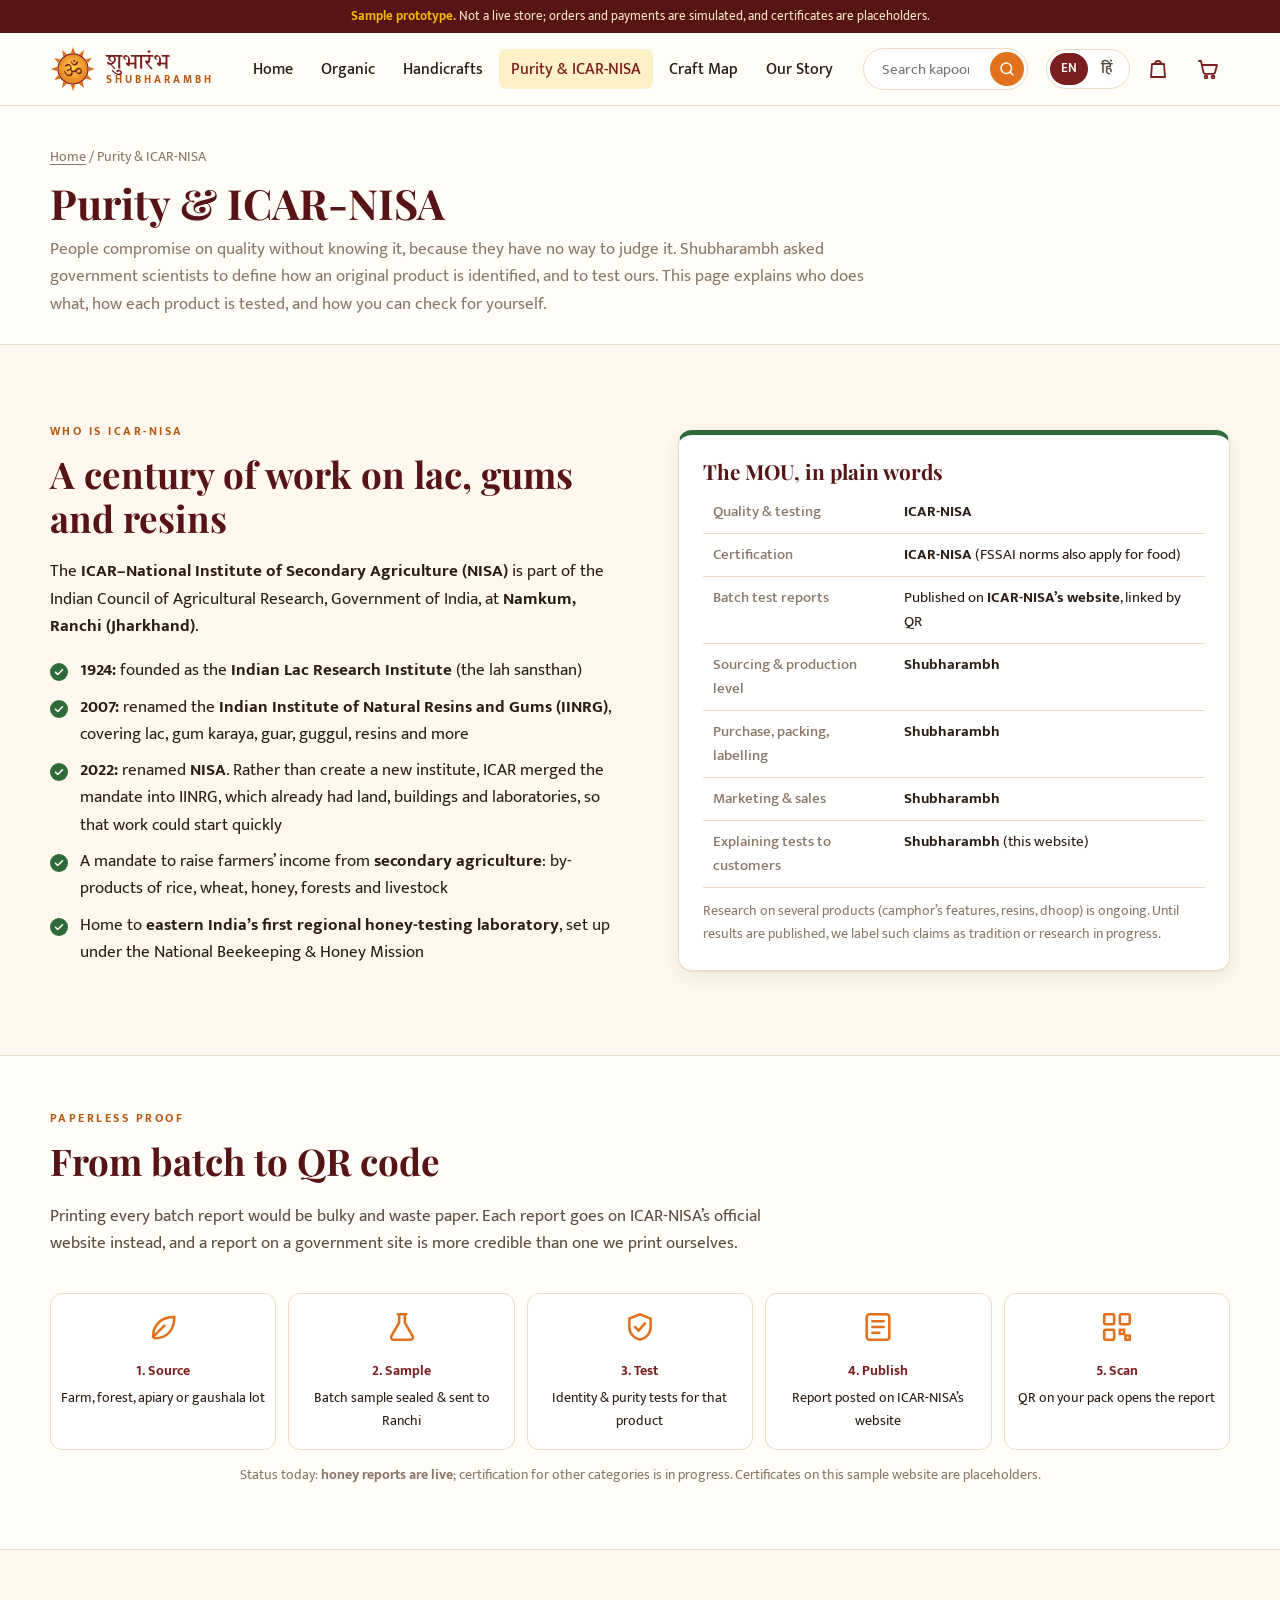
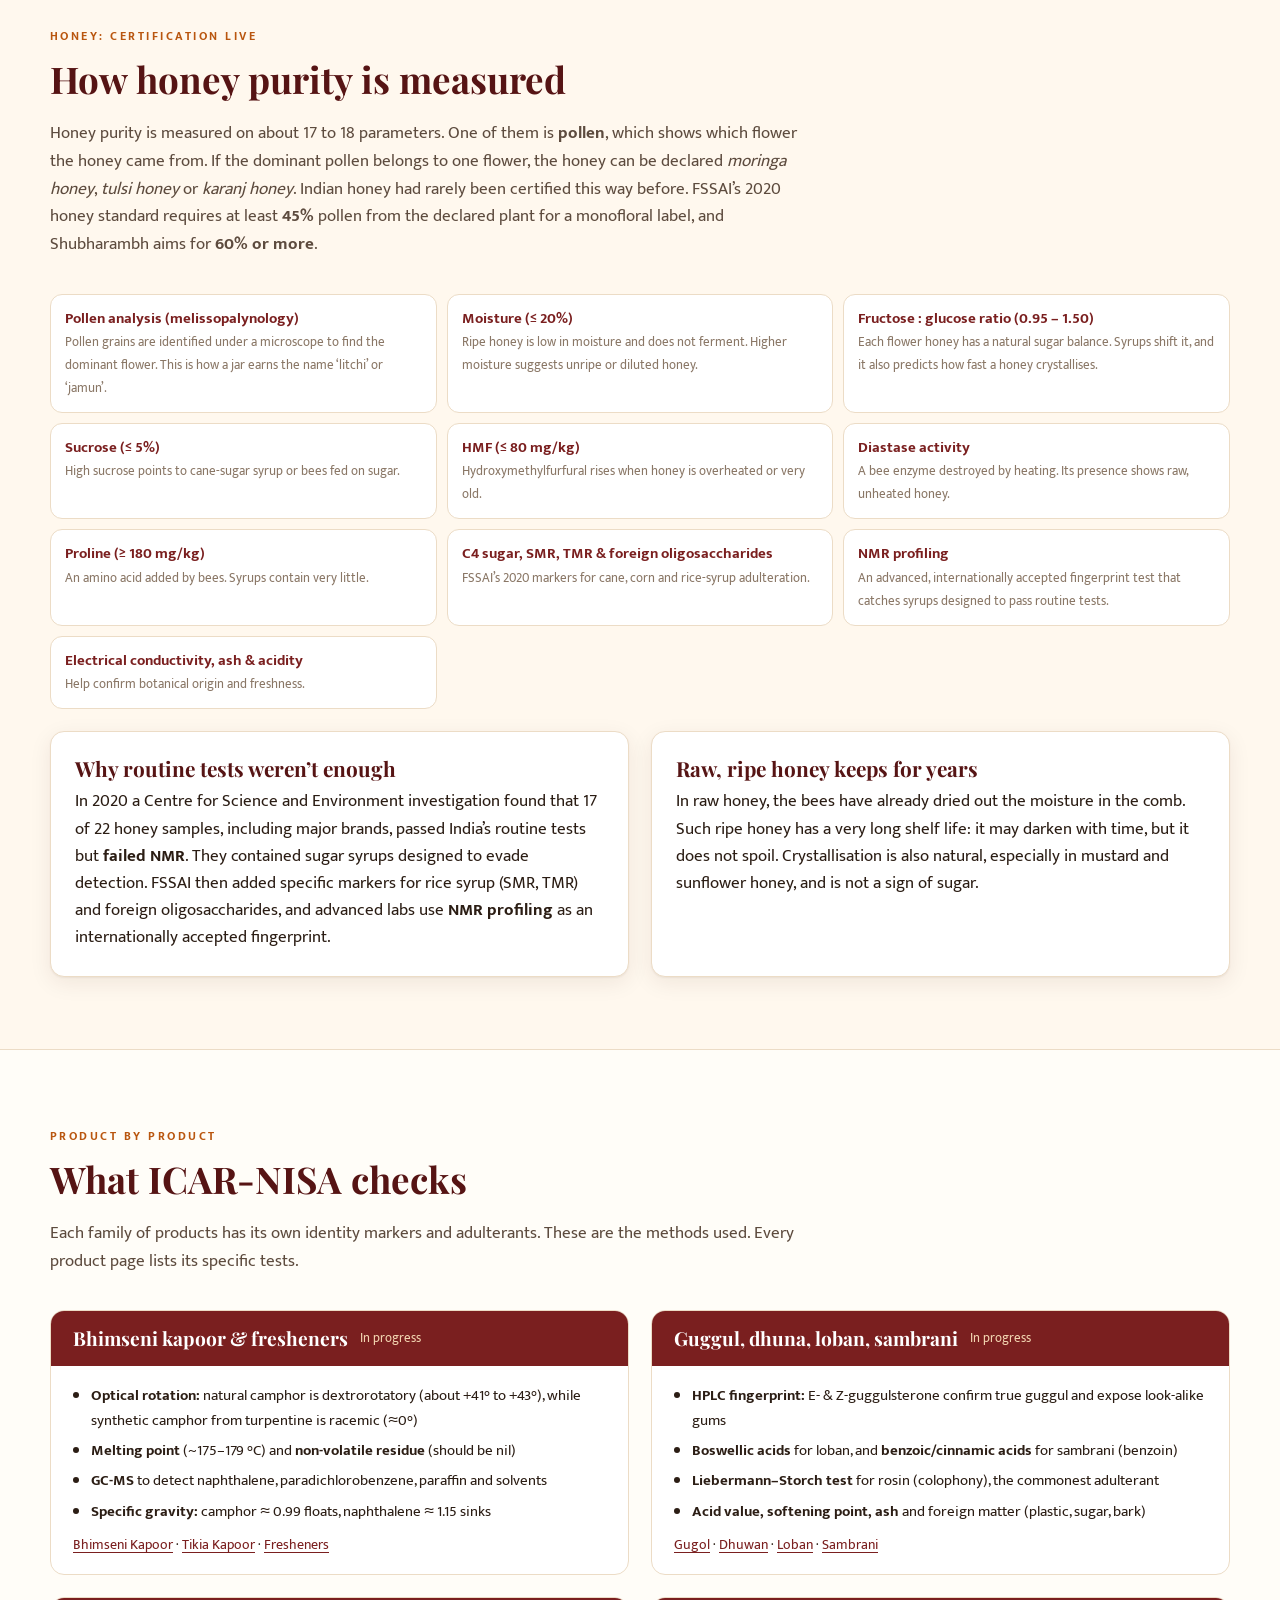
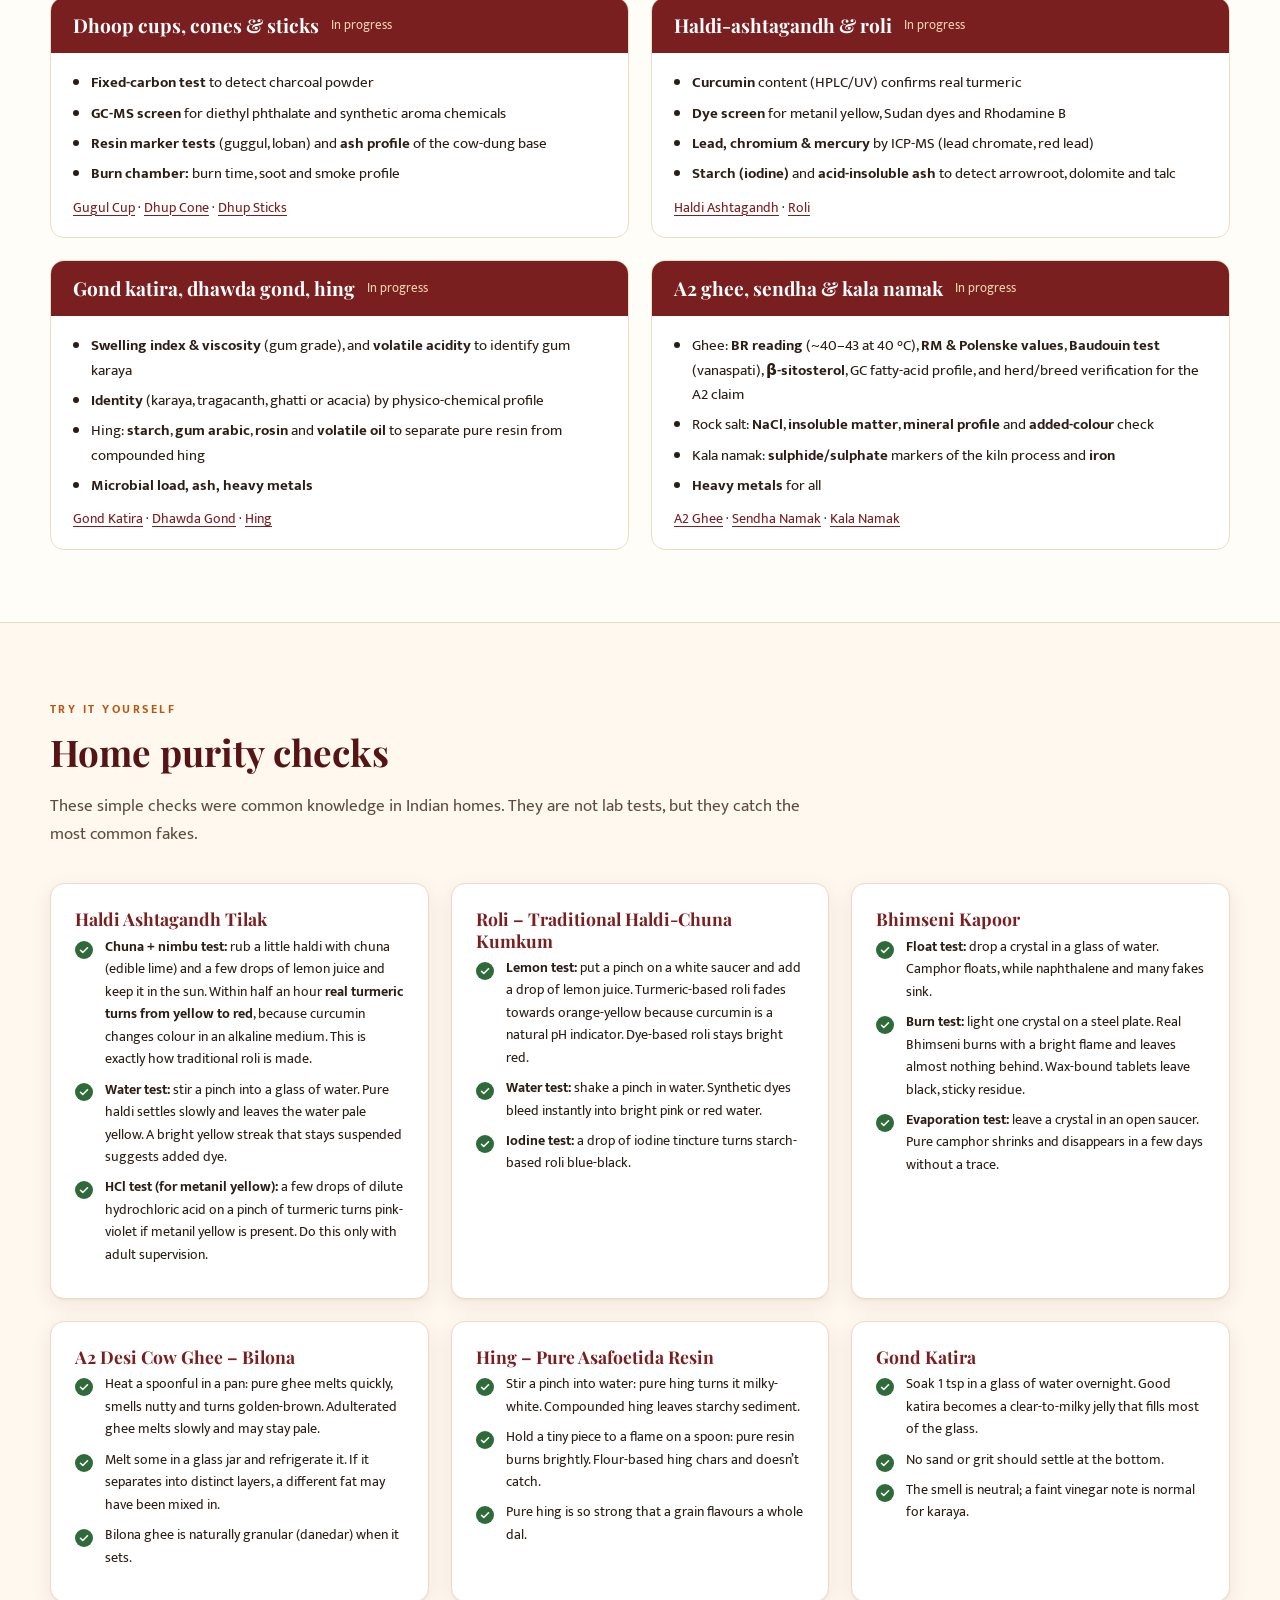
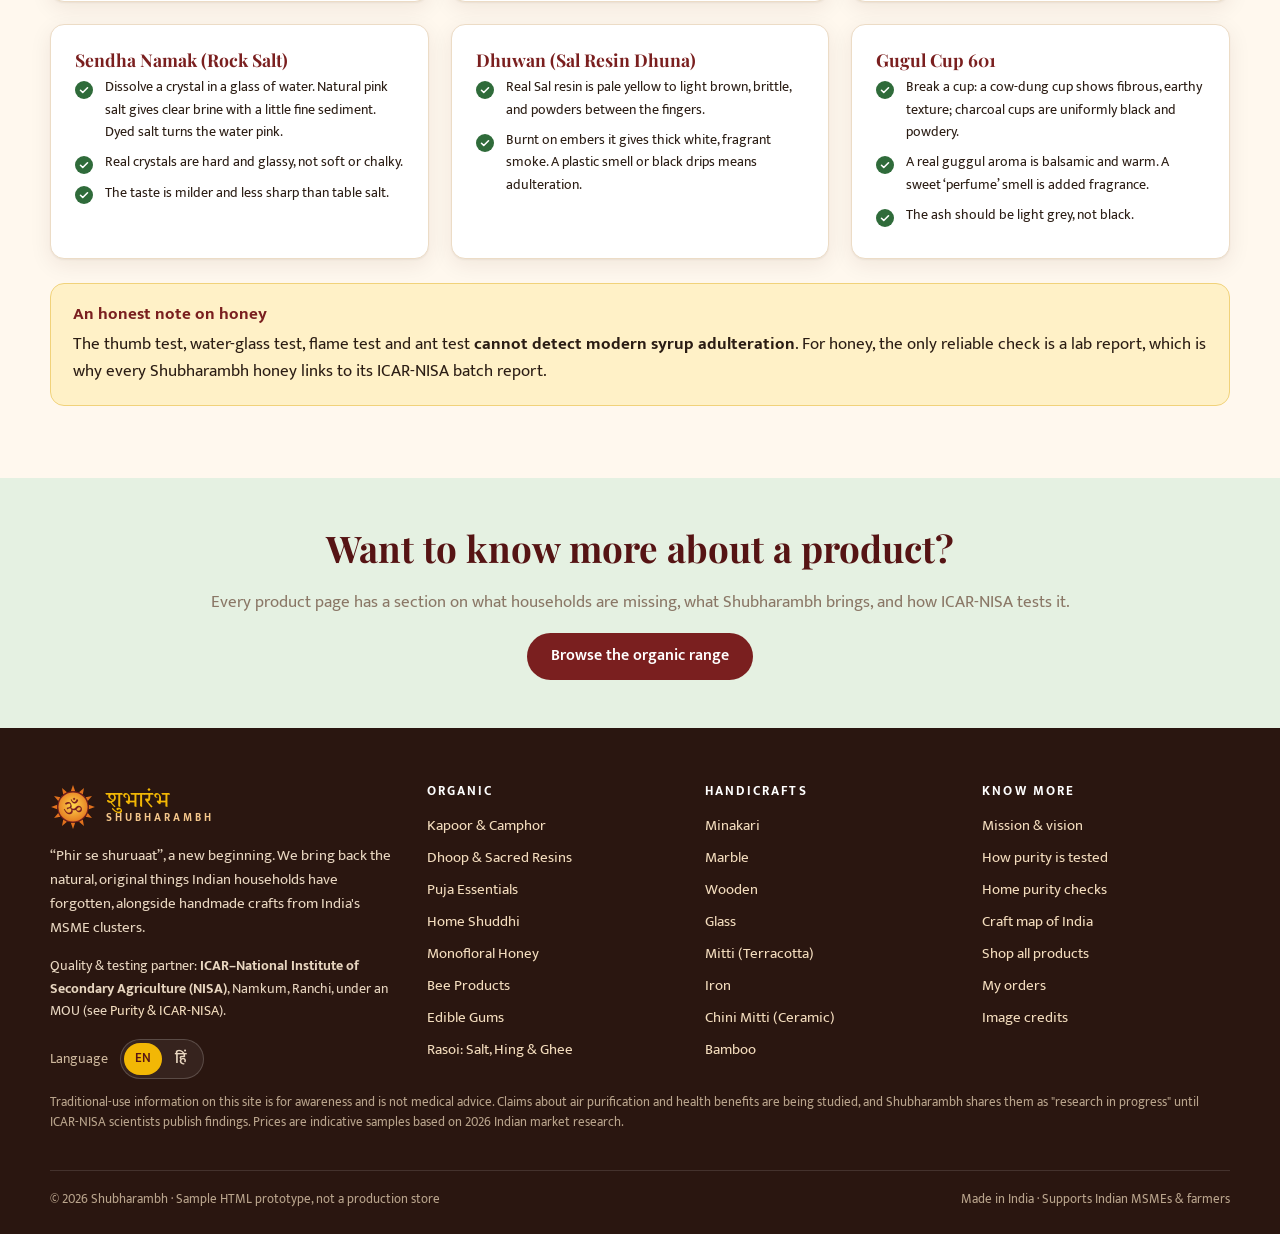
<file: purity.html>
<!doctype html>
<html lang="en">
<head>
  <meta charset="utf-8">
  <meta name="viewport" content="width=device-width, initial-scale=1">
  <script>try{if(/[?&]lang=hi/.test(location.search)||(!/[?&]lang=en/.test(location.search)&&JSON.parse(localStorage.getItem("sr_lang")||'"en"')==="hi")){document.documentElement.className+=" lang-hi i18n-wait";document.documentElement.lang="hi";setTimeout(function(){document.documentElement.classList.remove("i18n-wait")},2500)}}catch(e){}</script>
  <title>Purity &amp; ICAR-NISA | Shubharambh</title>
  <meta name="description" content="How Shubharambh products are tested for purity by ICAR-NISA: honey pollen analysis and NMR, camphor optical rotation, guggul HPLC, ghee RM/BR values, roli and haldi dye screening, plus home checks.">
  <link rel="preconnect" href="https://fonts.googleapis.com">
  <link rel="preconnect" href="https://fonts.gstatic.com" crossorigin>
  <link href="https://fonts.googleapis.com/css2?family=Mukta:wght@400;500;600;700&family=Playfair+Display:wght@600;700&family=Tiro+Devanagari+Hindi&display=swap" rel="stylesheet">
  <link rel="stylesheet" href="assets/css/style.css">
  <link rel="icon" href="assets/img/brand/favicon.svg" type="image/svg+xml">
</head>
<body data-page="purity">
  <div id="site-header"></div>
  <main id="main">
    <section class="page-head">
      <div class="wrap">
        <div class="crumbs"><a href="index.html">Home</a> / Purity &amp; ICAR-NISA</div>
        <h1>Purity &amp; ICAR-NISA</h1>
        <p class="muted" style="margin:0;max-width:820px">People compromise on quality without knowing it, because they have no way to judge it. Shubharambh asked government scientists to define how an original product is identified, and to test ours. This page explains who does what, how each product is tested, and how you can check for yourself.</p>
      </div>
    </section>

    <!-- who is ICAR-NISA -->
    <section class="block">
      <div class="wrap split">
        <div class="reveal">
          <span class="eyebrow">Who is ICAR-NISA</span>
          <h2>A century of work on lac, gums and resins</h2>
          <p>The <b>ICAR–National Institute of Secondary Agriculture (NISA)</b> is part of the Indian Council of Agricultural Research, Government of India, at <b>Namkum, Ranchi (Jharkhand)</b>.</p>
          <ul class="checklist">
            <li><b>1924:</b> founded as the <b>Indian Lac Research Institute</b> (the lah sansthan)</li>
            <li><b>2007:</b> renamed the <b>Indian Institute of Natural Resins and Gums (IINRG)</b>, covering lac, gum karaya, guar, guggul, resins and more</li>
            <li><b>2022:</b> renamed <b>NISA</b>. Rather than create a new institute, ICAR merged the mandate into IINRG, which already had land, buildings and laboratories, so that work could start quickly</li>
            <li>A mandate to raise farmers’ income from <b>secondary agriculture</b>: by-products of rice, wheat, honey, forests and livestock</li>
            <li>Home to <b>eastern India’s first regional honey-testing laboratory</b>, set up under the National Beekeeping &amp; Honey Mission</li>
          </ul>
        </div>
        <div class="reveal">
          <div class="card" style="border-top:5px solid var(--tulsi)">
            <h3>The MOU, in plain words</h3>
            <table class="spec-table">
              <tr><th>Quality &amp; testing</th><td><b>ICAR-NISA</b></td></tr>
              <tr><th>Certification</th><td><b>ICAR-NISA</b> (FSSAI norms also apply for food)</td></tr>
              <tr><th>Batch test reports</th><td>Published on <b>ICAR-NISA’s website</b>, linked by QR</td></tr>
              <tr><th>Sourcing &amp; production level</th><td><b>Shubharambh</b></td></tr>
              <tr><th>Purchase, packing, labelling</th><td><b>Shubharambh</b></td></tr>
              <tr><th>Marketing &amp; sales</th><td><b>Shubharambh</b></td></tr>
              <tr><th>Explaining tests to customers</th><td><b>Shubharambh</b> (this website)</td></tr>
            </table>
            <p class="small muted" style="margin:12px 0 0">Research on several products (camphor’s features, resins, dhoop) is ongoing. Until results are published, we label such claims as tradition or research in progress.</p>
          </div>
        </div>
      </div>
    </section>

    <!-- QR flow -->
    <section class="block tight block-paper">
      <div class="wrap">
        <div class="section-head reveal"><span class="eyebrow">Paperless proof</span><h2>From batch to QR code</h2><p>Printing every batch report would be bulky and waste paper. Each report goes on ICAR-NISA’s official website instead, and a report on a government site is more credible than one we print ourselves.</p></div>
        <div class="qr-flow reveal">
          <div><svg viewBox="0 0 24 24" fill="none" stroke="currentColor" stroke-width="1.8" stroke-linecap="round"><path d="M5 19c0-9 6-14 15-14 0 9-5 15-14 15"/><path d="M5 19 13 11"/></svg><b>1. Source</b><span>Farm, forest, apiary or gaushala lot</span></div>
          <div><svg viewBox="0 0 24 24" fill="none" stroke="currentColor" stroke-width="1.8" stroke-linecap="round"><path d="M9 3h6M10 3v6L4.5 18.5A1.7 1.7 0 0 0 6 21h12a1.7 1.7 0 0 0 1.5-2.5L14 9V3"/></svg><b>2. Sample</b><span>Batch sample sealed &amp; sent to Ranchi</span></div>
          <div><svg viewBox="0 0 24 24" fill="none" stroke="currentColor" stroke-width="1.8" stroke-linecap="round"><path d="M12 3 4.5 6v6c0 4.5 3.2 8 7.5 9 4.3-1 7.5-4.5 7.5-9V6L12 3Z"/><path d="m8.5 12 2.5 2.5 4.5-5"/></svg><b>3. Test</b><span>Identity &amp; purity tests for that product</span></div>
          <div><svg viewBox="0 0 24 24" fill="none" stroke="currentColor" stroke-width="1.8" stroke-linecap="round"><rect x="4" y="3" width="16" height="18" rx="2"/><path d="M8 8h8M8 12h8M8 16h5"/></svg><b>4. Publish</b><span>Report posted on ICAR-NISA’s website</span></div>
          <div><svg viewBox="0 0 24 24" fill="none" stroke="currentColor" stroke-width="1.8"><rect x="3" y="3" width="7" height="7" rx="1"/><rect x="14" y="3" width="7" height="7" rx="1"/><rect x="3" y="14" width="7" height="7" rx="1"/><path d="M14 14h3v3h-3zM18 18h3v3h-3z"/></svg><b>5. Scan</b><span>QR on your pack opens the report</span></div>
        </div>
        <p class="small muted center" style="margin-top:14px">Status today: <b>honey reports are live</b>; certification for other categories is in progress. Certificates on this sample website are placeholders.</p>
      </div>
    </section>

    <!-- honey 17 parameters -->
    <section class="block" id="honey">
      <div class="wrap">
        <div class="section-head reveal">
          <span class="eyebrow">Honey: certification live</span>
          <h2>How honey purity is measured</h2>
          <p>Honey purity is measured on about 17 to 18 parameters. One of them is <b>pollen</b>, which shows which flower the honey came from. If the dominant pollen belongs to one flower, the honey can be declared <i>moringa honey</i>, <i>tulsi honey</i> or <i>karanj honey</i>. Indian honey had rarely been certified this way before. FSSAI’s 2020 honey standard requires at least <b>45%</b> pollen from the declared plant for a monofloral label, and Shubharambh aims for <b>60% or more</b>.</p>
        </div>
        <div class="param-grid reveal" id="honey-params"></div>
        <div class="grid g2 reveal" style="margin-top:22px">
          <div class="card"><h3>Why routine tests weren’t enough</h3><p>In 2020 a Centre for Science and Environment investigation found that 17 of 22 honey samples, including major brands, passed India’s routine tests but <b>failed NMR</b>. They contained sugar syrups designed to evade detection. FSSAI then added specific markers for rice syrup (SMR, TMR) and foreign oligosaccharides, and advanced labs use <b>NMR profiling</b> as an internationally accepted fingerprint.</p></div>
          <div class="card"><h3>Raw, ripe honey keeps for years</h3><p>In raw honey, the bees have already dried out the moisture in the comb. Such ripe honey has a very long shelf life: it may darken with time, but it does not spoil. Crystallisation is also natural, especially in mustard and sunflower honey, and is not a sign of sugar.</p></div>
        </div>
      </div>
    </section>

    <!-- per family -->
    <section class="block block-paper">
      <div class="wrap">
        <div class="section-head reveal"><span class="eyebrow">Product by product</span><h2>What ICAR-NISA checks</h2><p>Each family of products has its own identity markers and adulterants. These are the methods used. Every product page lists its specific tests.</p></div>
        <div class="test-cards">
          <article class="test-card reveal"><header><h3>Bhimseni kapoor &amp; fresheners</h3><span>In progress</span></header><div class="tc-body"><ul>
            <li><b>Optical rotation:</b> natural camphor is dextrorotatory (about +41° to +43°), while synthetic camphor from turpentine is racemic (≈0°)</li>
            <li><b>Melting point</b> (~175–179 °C) and <b>non-volatile residue</b> (should be nil)</li>
            <li><b>GC-MS</b> to detect naphthalene, paradichlorobenzene, paraffin and solvents</li>
            <li><b>Specific gravity:</b> camphor ≈ 0.99 floats, naphthalene ≈ 1.15 sinks</li></ul>
            <p class="small" style="margin:10px 0 0"><a href="product.html?id=bhimseni-kapoor">Bhimseni Kapoor</a> · <a href="product.html?id=tikia-kapoor">Tikia Kapoor</a> · <a href="product.html?id=kapoor-freshener">Fresheners</a></p></div></article>
          <article class="test-card reveal"><header><h3>Guggul, dhuna, loban, sambrani</h3><span>In progress</span></header><div class="tc-body"><ul>
            <li><b>HPLC fingerprint:</b> E- &amp; Z-guggulsterone confirm true guggul and expose look-alike gums</li>
            <li><b>Boswellic acids</b> for loban, and <b>benzoic/cinnamic acids</b> for sambrani (benzoin)</li>
            <li><b>Liebermann–Storch test</b> for rosin (colophony), the commonest adulterant</li>
            <li><b>Acid value, softening point, ash</b> and foreign matter (plastic, sugar, bark)</li></ul>
            <p class="small" style="margin:10px 0 0"><a href="product.html?id=gugol-imported">Gugol</a> · <a href="product.html?id=dhuwan">Dhuwan</a> · <a href="product.html?id=loban">Loban</a> · <a href="product.html?id=sambrani">Sambrani</a></p></div></article>
          <article class="test-card reveal"><header><h3>Dhoop cups, cones &amp; sticks</h3><span>In progress</span></header><div class="tc-body"><ul>
            <li><b>Fixed-carbon test</b> to detect charcoal powder</li>
            <li><b>GC-MS screen</b> for diethyl phthalate and synthetic aroma chemicals</li>
            <li><b>Resin marker tests</b> (guggul, loban) and <b>ash profile</b> of the cow-dung base</li>
            <li><b>Burn chamber:</b> burn time, soot and smoke profile</li></ul>
            <p class="small" style="margin:10px 0 0"><a href="product.html?id=gugul-cup">Gugul Cup</a> · <a href="product.html?id=dhup-cone">Dhup Cone</a> · <a href="product.html?id=dhup-sticks">Dhup Sticks</a></p></div></article>
          <article class="test-card reveal"><header><h3>Haldi-ashtagandh &amp; roli</h3><span>In progress</span></header><div class="tc-body"><ul>
            <li><b>Curcumin</b> content (HPLC/UV) confirms real turmeric</li>
            <li><b>Dye screen</b> for metanil yellow, Sudan dyes and Rhodamine B</li>
            <li><b>Lead, chromium &amp; mercury</b> by ICP-MS (lead chromate, red lead)</li>
            <li><b>Starch (iodine)</b> and <b>acid-insoluble ash</b> to detect arrowroot, dolomite and talc</li></ul>
            <p class="small" style="margin:10px 0 0"><a href="product.html?id=haldi-ashtagandh">Haldi Ashtagandh</a> · <a href="product.html?id=roli">Roli</a></p></div></article>
          <article class="test-card reveal"><header><h3>Gond katira, dhawda gond, hing</h3><span>In progress</span></header><div class="tc-body"><ul>
            <li><b>Swelling index &amp; viscosity</b> (gum grade), and <b>volatile acidity</b> to identify gum karaya</li>
            <li><b>Identity</b> (karaya, tragacanth, ghatti or acacia) by physico-chemical profile</li>
            <li>Hing: <b>starch</b>, <b>gum arabic</b>, <b>rosin</b> and <b>volatile oil</b> to separate pure resin from compounded hing</li>
            <li><b>Microbial load, ash, heavy metals</b></li></ul>
            <p class="small" style="margin:10px 0 0"><a href="product.html?id=gond-katira">Gond Katira</a> · <a href="product.html?id=dhawda-gond">Dhawda Gond</a> · <a href="product.html?id=hing-pure">Hing</a></p></div></article>
          <article class="test-card reveal"><header><h3>A2 ghee, sendha &amp; kala namak</h3><span>In progress</span></header><div class="tc-body"><ul>
            <li>Ghee: <b>BR reading</b> (~40–43 at 40 °C), <b>RM &amp; Polenske values</b>, <b>Baudouin test</b> (vanaspati), <b>β-sitosterol</b>, GC fatty-acid profile, and herd/breed verification for the A2 claim</li>
            <li>Rock salt: <b>NaCl</b>, <b>insoluble matter</b>, <b>mineral profile</b> and <b>added-colour</b> check</li>
            <li>Kala namak: <b>sulphide/sulphate</b> markers of the kiln process and <b>iron</b></li>
            <li><b>Heavy metals</b> for all</li></ul>
            <p class="small" style="margin:10px 0 0"><a href="product.html?id=a2-ghee">A2 Ghee</a> · <a href="product.html?id=sendha-namak">Sendha Namak</a> · <a href="product.html?id=kala-namak">Kala Namak</a></p></div></article>
        </div>
      </div>
    </section>

    <!-- home tests -->
    <section class="block" id="home-tests">
      <div class="wrap">
        <div class="section-head reveal"><span class="eyebrow">Try it yourself</span><h2>Home purity checks</h2><p>These simple checks were common knowledge in Indian homes. They are not lab tests, but they catch the most common fakes.</p></div>
        <div class="grid g3" id="home-grid"></div>
        <div class="home-test reveal" style="margin-top:24px"><h4>An honest note on honey</h4><p style="margin:0">The thumb test, water-glass test, flame test and ant test <b>cannot detect modern syrup adulteration</b>. For honey, the only reliable check is a lab report, which is why every Shubharambh honey links to its ICAR-NISA batch report.</p></div>
      </div>
    </section>

    <section class="block tight block-green">
      <div class="wrap center">
        <h2>Want to know more about a product?</h2>
        <p class="muted">Every product page has a section on what households are missing, what Shubharambh brings, and how ICAR-NISA tests it.</p>
        <a class="btn btn-maroon" href="products.html?type=organic">Browse the organic range</a>
      </div>
    </section>
  </main>
  <div id="site-footer"></div>
  <script src="assets/js/data-organic.js"></script>
  <script src="assets/js/data-organic.hi.js"></script>
  <script src="assets/js/data-honey.js"></script>
  <script src="assets/js/data-crafts.js"></script>
  <script src="assets/js/data-crafts.hi.js"></script>
  <script src="assets/js/images.js"></script>
  <script src="assets/js/i18n.js"></script>
  <script src="assets/js/i18n-static.js"></script>
  <script src="assets/js/app.js"></script>
  <script>
    SR.onReady(function () {
      var honey = SR.byId["honey-litchi"];
      SR.$("#honey-params").innerHTML = honey.nisa.tests.map(function (t) {
        return '<div class="param"><b>' + t[0] + "</b><span>" + t[1] + "</span></div>";
      }).join("");
      var ids = ["haldi-ashtagandh", "roli", "bhimseni-kapoor", "a2-ghee", "hing-pure", "gond-katira", "sendha-namak", "dhuwan", "gugul-cup"];
      SR.$("#home-grid").innerHTML = ids.map(function (id) {
        var p = SR.byId[id];
        return '<div class="card"><h3 style="font-size:1.1rem"><a href="product.html?id=' + id + '" style="text-decoration:none">' + SR.esc(p.name) + "</a></h3>" +
          '<ul class="checklist small" style="margin:0">' + p.nisa.home.steps.map(function (s) { return "<li>" + s + "</li>"; }).join("") + "</ul></div>";
      }).join("");
    });
  </script>
</body>
</html>
</file>
<file: assets/css/style.css>
/* =========================================================
   Shubharambh — sample marketplace stylesheet
   Palette: saffron, kumkum maroon, haldi yellow, tulsi green, cream
   ========================================================= */
:root {
  --saffron: #e2711d;
  --saffron-dark: #b9560f;
  --maroon: #7a1f1f;
  --maroon-dark: #561414;
  --haldi: #f2b705;
  --haldi-soft: #fff1c7;
  --tulsi: #2f6b3a;
  --tulsi-soft: #e5f1e2;
  --sky: #1f5f8b;
  --cream: #fff8ee;
  --paper: #fffdf8;
  --ink: #2b1d14;
  --ink-soft: #5d4b3e;
  --line: #ecdcc6;
  --muted: #8a7766;
  --danger: #b3261e;
  --radius: 14px;
  --radius-sm: 9px;
  --shadow: 0 1px 2px rgba(60, 30, 10, .06), 0 6px 22px rgba(60, 30, 10, .08);
  --shadow-lg: 0 18px 50px rgba(60, 30, 10, .16);
  --wrap: 1220px;
  --font-body: "Mukta", "Segoe UI", system-ui, -apple-system, sans-serif;
  --font-display: "Playfair Display", Georgia, serif;
  --font-deva: "Tiro Devanagari Hindi", "Mukta", serif;
}

*, *::before, *::after { box-sizing: border-box; }
html { scroll-behavior: smooth; -webkit-text-size-adjust: 100%; }
body {
  margin: 0;
  font-family: var(--font-body);
  font-size: 17px;
  line-height: 1.6;
  color: var(--ink);
  background: var(--cream);
  overflow-x: hidden;
}
img { max-width: 100%; display: block; }
a { color: var(--maroon); text-decoration-thickness: 1px; text-underline-offset: 3px; }
a:hover { color: var(--saffron-dark); }
h1, h2, h3, h4 { font-family: var(--font-display); line-height: 1.2; margin: 0 0 .5em; color: var(--maroon-dark); }
h1 { font-size: clamp(2rem, 4.4vw, 3.3rem); }
h2 { font-size: clamp(1.6rem, 3vw, 2.3rem); }
h3 { font-size: 1.3rem; }
p { margin: 0 0 1em; }
.deva { font-family: var(--font-deva); }
.wrap { width: 100%; max-width: var(--wrap); margin: 0 auto; padding: 0 20px; }
.muted { color: var(--muted); }
.small { font-size: .88rem; }
.center { text-align: center; }
.sr-only { position: absolute; width: 1px; height: 1px; overflow: hidden; clip: rect(0 0 0 0); white-space: nowrap; }
.hidden { display: none !important; }

/* ---------- Buttons & chips ---------- */
.btn {
  display: inline-flex; align-items: center; justify-content: center; gap: .5em;
  font: 600 1rem/1 var(--font-body);
  padding: .85em 1.4em; border-radius: 999px; border: 2px solid transparent;
  cursor: pointer; text-decoration: none; transition: transform .15s, background .2s, color .2s, box-shadow .2s;
  white-space: nowrap;
}
.btn:active { transform: translateY(1px); }
.btn-primary { background: var(--saffron); color: #fff; box-shadow: 0 6px 16px rgba(226, 113, 29, .3); }
.btn-primary:hover { background: var(--saffron-dark); color: #fff; }
.btn-maroon { background: var(--maroon); color: #fff; }
.btn-maroon:hover { background: var(--maroon-dark); color: #fff; }
.btn-ghost { background: transparent; color: var(--maroon); border-color: var(--maroon); }
.btn-ghost:hover { background: var(--maroon); color: #fff; }
.btn-light { background: #fff; color: var(--maroon); }
.btn-light:hover { background: var(--haldi-soft); color: var(--maroon-dark); }
.btn-sm { padding: .55em 1em; font-size: .9rem; }
.btn-block { width: 100%; }
.btn[disabled] { opacity: .5; cursor: not-allowed; }

.chip {
  display: inline-flex; align-items: center; gap: .35em;
  padding: .35em .85em; border-radius: 999px; font-size: .88rem; font-weight: 500;
  background: #fff; border: 1px solid var(--line); color: var(--ink-soft); cursor: pointer;
  transition: all .15s;
}
.chip:hover { border-color: var(--saffron); color: var(--saffron-dark); }
.chip.active { background: var(--maroon); border-color: var(--maroon); color: #fff; }
.badge {
  display: inline-block; font-size: .72rem; font-weight: 700; letter-spacing: .04em; text-transform: uppercase;
  padding: .3em .7em; border-radius: 6px; background: var(--haldi-soft); color: var(--maroon);
}
.badge-green { background: var(--tulsi-soft); color: var(--tulsi); }
.badge-blue { background: #e3eef7; color: var(--sky); }
.badge-maroon { background: var(--maroon); color: #fff; }

/* ---------- Top strip + header ---------- */
.sample-strip {
  background: var(--maroon-dark); color: #f8e7c9; font-size: .82rem; text-align: center; padding: 6px 16px;
}
.sample-strip b { color: var(--haldi); }
.site-header {
  position: sticky; top: 0; z-index: 50;
  background: rgba(255, 253, 248, .96); backdrop-filter: saturate(1.4) blur(8px);
  border-bottom: 1px solid var(--line);
}
.header-row { display: flex; align-items: center; gap: 18px; height: 72px; }
.brand { display: flex; align-items: center; gap: 10px; text-decoration: none; flex-shrink: 0; }
.brand svg { width: 46px; height: 46px; }
.brand-text { display: flex; flex-direction: column; line-height: 1.05; }
.brand-text .hi { font-family: var(--font-deva); font-size: 1.45rem; color: var(--maroon); }
.brand-text .en { font-size: .68rem; letter-spacing: .28em; color: var(--saffron-dark); font-weight: 700; }
.main-nav { display: flex; gap: 4px; margin-left: 8px; }
.main-nav a {
  text-decoration: none; color: var(--ink); font-weight: 500; padding: 8px 12px; border-radius: 8px; font-size: .97rem;
}
.main-nav a:hover, .main-nav a.active { background: var(--haldi-soft); color: var(--maroon); }
.header-search { flex: 1; position: relative; max-width: 380px; margin-left: auto; }
.header-search input {
  width: 100%; height: 42px; border-radius: 999px; border: 1px solid var(--line); background: #fff;
  padding: 0 44px 0 18px; font: inherit; font-size: .95rem; color: var(--ink);
}
.header-search input:focus { outline: 2px solid var(--saffron); outline-offset: 1px; border-color: transparent; }
.header-search button {
  position: absolute; right: 4px; top: 4px; width: 34px; height: 34px; border-radius: 50%;
  border: 0; background: var(--saffron); color: #fff; cursor: pointer; display: grid; place-items: center;
}
.suggest {
  position: absolute; top: calc(100% + 6px); left: 0; right: 0; background: #fff; border-radius: 12px;
  box-shadow: var(--shadow-lg); border: 1px solid var(--line); overflow: hidden; z-index: 60; max-height: 70vh; overflow-y: auto;
}
.suggest a { display: flex; gap: 10px; align-items: center; padding: 8px 12px; text-decoration: none; color: var(--ink); }
.suggest a:hover, .suggest a.hl { background: var(--haldi-soft); }
.suggest img { width: 42px; height: 42px; object-fit: cover; border-radius: 8px; }
.suggest .s-name { font-weight: 600; font-size: .93rem; line-height: 1.2; }
.suggest .s-meta { font-size: .78rem; color: var(--muted); }
.suggest .s-all { justify-content: center; font-weight: 600; color: var(--maroon); border-top: 1px solid var(--line); }
.header-icons { display: flex; align-items: center; gap: 6px; }
.icon-btn {
  position: relative; width: 44px; height: 44px; border-radius: 50%; display: grid; place-items: center;
  color: var(--maroon); text-decoration: none; background: transparent; border: 0; cursor: pointer;
}
.icon-btn:hover { background: var(--haldi-soft); }
.icon-btn svg { width: 24px; height: 24px; }
.cart-count {
  position: absolute; top: 3px; right: 1px; min-width: 19px; height: 19px; border-radius: 10px; padding: 0 5px;
  background: var(--saffron); color: #fff; font-size: .72rem; font-weight: 700; display: grid; place-items: center;
}
.cart-count:empty, .cart-count[data-n="0"] { display: none; }
.menu-toggle { display: none; }
.mobile-nav { display: none; }

/* ---------- Language switch ---------- */
.lang-switch {
  display: inline-flex; padding: 3px; border-radius: 999px; background: #fff; border: 1px solid var(--line); flex-shrink: 0;
}
.lang-switch button {
  border: 0; background: transparent; min-width: 38px; height: 32px; padding: 0 10px; border-radius: 999px; cursor: pointer;
  font: 600 .84rem/1 var(--font-body); color: var(--ink-soft);
}
.lang-switch button[lang="hi"] { font-size: .95rem; }
.lang-switch button:hover { color: var(--maroon); }
.lang-switch button[aria-pressed="true"] { background: var(--maroon); color: #fff; cursor: default; }
.lang-switch button:focus-visible { outline: 2px solid var(--saffron); outline-offset: 1px; }
.lang-switch.dark { background: rgba(255,255,255,.06); border-color: rgba(255,255,255,.18); }
.lang-switch.dark button { color: #e8d6c0; }
.lang-switch.dark button[aria-pressed="true"] { background: var(--haldi); color: var(--maroon-dark); }
.mobile-lang { display: flex; align-items: center; justify-content: space-between; gap: 12px; padding: 12px 4px 2px; font-weight: 500; }
.foot-lang { display: flex; align-items: center; gap: 12px; margin-top: 16px; font-size: .88rem; color: #cdb79c; }

/* ---------- Hero ---------- */
.hero {
  position: relative; color: #fff; overflow: hidden;
  background-color: var(--maroon-dark); background-position: center; background-size: cover; background-repeat: no-repeat;
}
.hero::before {
  content: ""; position: absolute; inset: 0;
  background: linear-gradient(115deg, rgba(86, 20, 20, .92) 0%, rgba(122, 31, 31, .78) 45%, rgba(226, 113, 29, .45) 100%);
}
.hero .wrap { position: relative; padding-top: 88px; padding-bottom: 96px; }
.hero h1 { color: #fff; max-width: 15em; }
.hero h1 .deva { color: var(--haldi); display: block; font-size: .62em; margin-bottom: .2em; }
.hero p.lead { font-size: 1.2rem; max-width: 36em; color: #fbe9d4; }
.hero-actions { display: flex; flex-wrap: wrap; gap: 12px; margin-top: 26px; }
.hero-badges { display: flex; flex-wrap: wrap; gap: 10px 22px; margin-top: 34px; font-size: .92rem; color: #fbe0c2; }
.hero-badges span { display: inline-flex; align-items: center; gap: 8px; }
.hero-badges svg { width: 20px; height: 20px; color: var(--haldi); }
.mandala {
  position: absolute; right: -120px; top: 50%; transform: translateY(-50%); width: 560px; height: 560px; opacity: .14; color: var(--haldi);
  pointer-events: none;
}

/* ---------- Sections ---------- */
section.block { padding: 72px 0; }
section.block.tight { padding: 48px 0; }
.block-paper { background: var(--paper); border-top: 1px solid var(--line); border-bottom: 1px solid var(--line); }
.block-maroon { background: var(--maroon-dark); color: #f6e6d0; }
.block-maroon h2, .block-maroon h3 { color: #fff; }
.block-green { background: var(--tulsi-soft); }
.eyebrow {
  display: inline-block; font-size: .78rem; font-weight: 700; letter-spacing: .2em; text-transform: uppercase;
  color: var(--saffron-dark); margin-bottom: 10px;
}
.block-maroon .eyebrow { color: var(--haldi); }
.section-head { max-width: 760px; margin-bottom: 36px; }
.section-head.center { margin-left: auto; margin-right: auto; }
.section-head p { color: var(--ink-soft); font-size: 1.08rem; }
.block-maroon .section-head p { color: #f0d9bd; }

.grid { display: grid; gap: 22px; }
.g2 { grid-template-columns: repeat(2, 1fr); }
.g3 { grid-template-columns: repeat(3, 1fr); }
.g4 { grid-template-columns: repeat(4, 1fr); }
.split { display: grid; grid-template-columns: 1.05fr 1fr; gap: 48px; align-items: center; }

.card {
  background: #fff; border: 1px solid var(--line); border-radius: var(--radius); padding: 24px; box-shadow: var(--shadow);
}
.card h3 { margin-bottom: .35em; }
.card p:last-child { margin-bottom: 0; }
.icon-circle {
  width: 52px; height: 52px; border-radius: 50%; display: grid; place-items: center; margin-bottom: 14px;
  background: var(--haldi-soft); color: var(--maroon);
}
.icon-circle svg { width: 26px; height: 26px; }
.block-maroon .card { background: rgba(255, 255, 255, .06); border-color: rgba(255, 255, 255, .14); box-shadow: none; color: #f6e6d0; }
.block-maroon .card h3 { color: var(--haldi); }

.mv-card { border-top: 5px solid var(--saffron); }
.mv-card.vision { border-top-color: var(--tulsi); }
.mv-card.values { border-top-color: var(--maroon); }

.stat-row { display: grid; grid-template-columns: repeat(4, 1fr); gap: 18px; margin-top: 36px; }
.stat { background: rgba(255,255,255,.07); border: 1px solid rgba(255,255,255,.15); border-radius: var(--radius); padding: 18px 20px; }
.stat b { display: block; font-family: var(--font-display); font-size: 2rem; color: var(--haldi); line-height: 1.1; }
.stat span { font-size: .92rem; color: #f0d9bd; }

.img-frame { border-radius: 18px; overflow: hidden; box-shadow: var(--shadow-lg); position: relative; }
.img-frame img { width: 100%; height: 100%; object-fit: cover; }
.img-stack { display: grid; grid-template-columns: 1fr 1fr; gap: 14px; }
.img-stack .img-frame { aspect-ratio: 4/5; }
.img-stack .img-frame:nth-child(2) { margin-top: 40px; }

.checklist { list-style: none; padding: 0; margin: 0 0 1em; }
.checklist li { position: relative; padding-left: 30px; margin-bottom: .55em; }
.checklist li::before {
  content: ""; position: absolute; left: 0; top: .35em; width: 18px; height: 18px; border-radius: 50%;
  background: var(--tulsi) url("data:image/svg+xml,%3Csvg xmlns='http://www.w3.org/2000/svg' viewBox='0 0 24 24' fill='none' stroke='white' stroke-width='3.2' stroke-linecap='round' stroke-linejoin='round'%3E%3Cpath d='M5 12.5l4.5 4.5L19 7.5'/%3E%3C/svg%3E") center/12px no-repeat;
}
.crosslist { list-style: none; padding: 0; margin: 0 0 1em; }
.crosslist li { position: relative; padding-left: 30px; margin-bottom: .55em; }
.crosslist li::before {
  content: "×"; position: absolute; left: 0; top: .1em; width: 18px; height: 18px; border-radius: 50%;
  background: var(--danger); color: #fff; font-weight: 700; font-size: 14px; line-height: 18px; text-align: center;
}

/* comparison */
.compare { display: grid; grid-template-columns: 1fr 1fr; gap: 0; border-radius: var(--radius); overflow: hidden; box-shadow: var(--shadow); }
.compare > div { padding: 28px; }
.compare .bad { background: #fbeeee; }
.compare .good { background: var(--tulsi-soft); }
.compare h3 { font-size: 1.15rem; }

/* process steps */
.steps { counter-reset: step; display: grid; grid-template-columns: repeat(4, 1fr); gap: 18px; }
.step { position: relative; background: #fff; border: 1px solid var(--line); border-radius: var(--radius); padding: 22px 20px 20px; }
.step::before {
  counter-increment: step; content: counter(step);
  position: absolute; top: -16px; left: 18px; width: 34px; height: 34px; border-radius: 50%;
  background: var(--saffron); color: #fff; font-weight: 700; display: grid; place-items: center;
}
.step h4 { font-family: var(--font-body); font-size: 1.05rem; margin: 8px 0 6px; color: var(--maroon); }
.step p { font-size: .94rem; color: var(--ink-soft); margin: 0; }

/* MOU split */
.mou { display: grid; grid-template-columns: 1fr auto 1fr; gap: 0; align-items: stretch; }
.mou .side { background: #fff; border: 1px solid var(--line); border-radius: var(--radius); padding: 26px; }
.mou .side.nisa { border-top: 5px solid var(--tulsi); }
.mou .side.sr { border-top: 5px solid var(--saffron); }
.mou .join { display: grid; place-items: center; padding: 0 18px; font-family: var(--font-display); font-size: 1.1rem; color: var(--maroon); text-align: center; }
.mou .join span { display: block; width: 64px; height: 64px; border-radius: 50%; background: var(--maroon); color: #fff; display: grid; place-items: center; font-weight: 700; font-size: .9rem; }

/* category tiles */
.cat-tile {
  position: relative; display: block; border-radius: var(--radius); overflow: hidden; aspect-ratio: 4/3; text-decoration: none; color: #fff;
  box-shadow: var(--shadow);
}
.cat-tile img { width: 100%; height: 100%; object-fit: cover; transition: transform .5s; }
.cat-tile:hover img { transform: scale(1.06); }
.cat-tile::after { content: ""; position: absolute; inset: 0; background: linear-gradient(to top, rgba(40, 10, 5, .85), rgba(40, 10, 5, 0) 60%); }
.cat-tile .cat-label { position: absolute; left: 16px; right: 16px; bottom: 14px; z-index: 1; }
.cat-tile .cat-label b { display: block; font-family: var(--font-display); font-size: 1.25rem; }
.cat-tile .cat-label span { font-size: .85rem; color: #f8dcb9; }

/* ---------- Product card ---------- */
.products-grid { display: grid; grid-template-columns: repeat(auto-fill, minmax(230px, 1fr)); gap: 20px; }
.p-card {
  background: #fff; border: 1px solid var(--line); border-radius: var(--radius); overflow: hidden; display: flex; flex-direction: column;
  transition: box-shadow .2s, transform .2s; position: relative;
}
.p-card:hover { box-shadow: var(--shadow-lg); transform: translateY(-2px); }
.p-card .p-img { position: relative; aspect-ratio: 1/1; background: #f6ede0; overflow: hidden; display: block; }
.p-card .p-img img { width: 100%; height: 100%; object-fit: cover; transition: opacity .35s, transform .5s; }
.p-card .p-img img.alt { position: absolute; inset: 0; opacity: 0; }
.p-card:hover .p-img img.alt { opacity: 1; }
.p-card .p-tags { position: absolute; top: 10px; left: 10px; display: flex; flex-direction: column; gap: 5px; align-items: flex-start; z-index: 1; }
.p-card .p-body { padding: 14px 16px 16px; display: flex; flex-direction: column; flex: 1; }
.p-card .p-cat { font-size: .74rem; letter-spacing: .1em; text-transform: uppercase; color: var(--saffron-dark); font-weight: 700; }
.p-card .p-name { font-family: var(--font-display); font-weight: 600; font-size: 1.08rem; line-height: 1.25; margin: 4px 0 2px; color: var(--ink); text-decoration: none; }
.p-card .p-name:hover { color: var(--maroon); }
.p-card .p-hi { font-family: var(--font-deva); color: var(--muted); font-size: .9rem; }
.p-card .p-short { font-size: .88rem; color: var(--ink-soft); margin: 6px 0 10px; line-height: 1.45; display: -webkit-box; -webkit-line-clamp: 2; -webkit-box-orient: vertical; overflow: hidden; }
.p-card .p-foot { margin-top: auto; display: flex; align-items: flex-end; justify-content: space-between; gap: 8px; }
.price { font-weight: 700; font-size: 1.15rem; color: var(--maroon-dark); }
.price .mrp { font-weight: 400; font-size: .85rem; color: var(--muted); text-decoration: line-through; margin-left: 6px; }
.price .off { font-size: .8rem; color: var(--tulsi); font-weight: 700; margin-left: 6px; }
.price-unit { font-size: .78rem; color: var(--muted); display: block; font-weight: 400; }
.add-mini {
  width: 40px; height: 40px; border-radius: 50%; border: 0; background: var(--saffron); color: #fff; cursor: pointer; display: grid; place-items: center; flex-shrink: 0;
}
.add-mini:hover { background: var(--maroon); }
.add-mini svg { width: 20px; height: 20px; }

/* ---------- Shop page ---------- */
.page-head { padding: 40px 0 26px; background: var(--paper); border-bottom: 1px solid var(--line); }
.page-head h1 { font-size: clamp(1.8rem, 3.4vw, 2.6rem); margin-bottom: .2em; }
.crumbs { font-size: .86rem; color: var(--muted); margin-bottom: 10px; }
.crumbs a { color: var(--muted); }
.shop-layout { display: grid; grid-template-columns: 270px 1fr; gap: 30px; padding: 30px 0 70px; align-items: start; }
.filters { position: sticky; top: 90px; background: #fff; border: 1px solid var(--line); border-radius: var(--radius); padding: 20px; max-height: calc(100vh - 110px); overflow-y: auto; }
.filters h4 { font-family: var(--font-body); font-size: .8rem; letter-spacing: .14em; text-transform: uppercase; color: var(--muted); margin: 18px 0 8px; }
.filters h4:first-child { margin-top: 0; }
.filter-list { list-style: none; margin: 0; padding: 0; }
.filter-list label { display: flex; align-items: center; gap: 8px; padding: 4px 0; cursor: pointer; font-size: .95rem; }
.filter-list label .count { margin-left: auto; font-size: .78rem; color: var(--muted); }
.filter-list input { accent-color: var(--saffron); width: 16px; height: 16px; }
.seg { display: flex; background: var(--cream); border: 1px solid var(--line); border-radius: 999px; padding: 3px; }
.seg button { flex: 1; border: 0; background: transparent; padding: 7px 8px; border-radius: 999px; font: 600 .86rem var(--font-body); color: var(--ink-soft); cursor: pointer; }
.seg button.active { background: var(--maroon); color: #fff; }
.range-row { display: flex; gap: 8px; align-items: center; }
.range-row input { width: 100%; padding: 8px 10px; border: 1px solid var(--line); border-radius: 8px; font: inherit; font-size: .9rem; }
.shop-toolbar { display: flex; flex-wrap: wrap; gap: 12px; align-items: center; justify-content: space-between; margin-bottom: 18px; }
.shop-search { position: relative; flex: 1; min-width: 220px; max-width: 520px; }
.shop-search input { width: 100%; height: 46px; border: 1px solid var(--line); border-radius: 12px; padding: 0 16px 0 44px; font: inherit; background: #fff; }
.shop-search input:focus { outline: 2px solid var(--saffron); border-color: transparent; }
.shop-search svg { position: absolute; left: 14px; top: 13px; width: 20px; height: 20px; color: var(--muted); }
select.sort, .field select {
  height: 46px; border: 1px solid var(--line); border-radius: 12px; padding: 0 14px; font: inherit; background: #fff; color: var(--ink);
}
.result-meta { font-size: .92rem; color: var(--muted); margin-bottom: 14px; }
.active-filters { display: flex; flex-wrap: wrap; gap: 8px; margin-bottom: 14px; }
.active-filters .chip { background: var(--haldi-soft); border-color: var(--haldi); color: var(--maroon); }
.empty-state { text-align: center; padding: 60px 20px; background: #fff; border: 1px dashed var(--line); border-radius: var(--radius); }
.filter-toggle { display: none; }
mark { background: var(--haldi-soft); color: inherit; padding: 0 2px; border-radius: 3px; }

/* ---------- Product detail ---------- */
.pd { display: grid; grid-template-columns: 1.05fr 1fr; gap: 46px; padding: 30px 0 30px; align-items: start; }
.gallery { position: sticky; top: 90px; }
.gallery-main { position: relative; border-radius: 18px; overflow: hidden; background: #f6ede0; aspect-ratio: 1/1; border: 1px solid var(--line); }
.gallery-main img { width: 100%; height: 100%; object-fit: contain; background: #f6ede0; cursor: zoom-in; }
.gallery-main .g-nav {
  position: absolute; top: 50%; transform: translateY(-50%); width: 42px; height: 42px; border-radius: 50%; border: 0; background: rgba(255,255,255,.9);
  box-shadow: var(--shadow); cursor: pointer; color: var(--maroon); display: grid; place-items: center;
}
.gallery-main .g-prev { left: 12px; }
.gallery-main .g-next { right: 12px; }
.gallery-main .g-count { position: absolute; right: 12px; bottom: 12px; background: rgba(43, 29, 20, .75); color: #fff; font-size: .8rem; padding: 3px 10px; border-radius: 999px; }
.gallery-main .g-credit { position: absolute; left: 12px; bottom: 12px; max-width: 70%; background: rgba(255,255,255,.88); color: var(--ink-soft); font-size: .7rem; padding: 3px 8px; border-radius: 6px; line-height: 1.3; }
.gallery-main .g-credit a { color: var(--ink-soft); }
.thumbs { display: grid; grid-template-columns: repeat(6, 1fr); gap: 8px; margin-top: 10px; }
.thumbs button { padding: 0; border: 2px solid transparent; border-radius: 10px; overflow: hidden; cursor: pointer; aspect-ratio: 1/1; background: #f6ede0; }
.thumbs button.active { border-color: var(--saffron); }
.thumbs img { width: 100%; height: 100%; object-fit: cover; }
.pd-info h1 { font-size: clamp(1.7rem, 3vw, 2.35rem); margin-bottom: .1em; }
.pd-hi { font-family: var(--font-deva); font-size: 1.15rem; color: var(--saffron-dark); }
.pd-tagline { font-size: 1.1rem; color: var(--ink-soft); margin: 12px 0 16px; }
.pd-badges { display: flex; flex-wrap: wrap; gap: 8px; margin: 10px 0; }
.pd-price { font-size: 1.9rem; font-weight: 700; color: var(--maroon-dark); margin: 6px 0 2px; }
.pd-price .mrp { font-size: 1.05rem; font-weight: 400; color: var(--muted); text-decoration: line-through; margin-left: 10px; }
.pd-price .off { font-size: 1rem; color: var(--tulsi); margin-left: 10px; }
.tax-note { font-size: .82rem; color: var(--muted); margin-bottom: 18px; }
.opt-label { font-weight: 600; font-size: .92rem; margin: 14px 0 8px; }
.variants { display: flex; flex-wrap: wrap; gap: 8px; }
.variants button {
  border: 1.5px solid var(--line); background: #fff; border-radius: 10px; padding: 8px 14px; font: 500 .93rem var(--font-body); cursor: pointer; color: var(--ink);
}
.variants button small { display: block; font-size: .75rem; color: var(--muted); }
.variants button.active { border-color: var(--saffron); background: #fff6ec; box-shadow: 0 0 0 2px rgba(226, 113, 29, .2); }
.buy-row { display: flex; gap: 12px; margin: 22px 0 14px; flex-wrap: wrap; }
.qty { display: inline-flex; align-items: center; border: 1.5px solid var(--line); border-radius: 999px; background: #fff; overflow: hidden; height: 50px; }
.qty button { width: 42px; height: 100%; border: 0; background: transparent; font-size: 1.3rem; cursor: pointer; color: var(--maroon); }
.qty button:hover { background: var(--haldi-soft); }
.qty input { width: 44px; text-align: center; border: 0; font: 600 1rem var(--font-body); background: transparent; -moz-appearance: textfield; }
.qty input::-webkit-outer-spin-button, .qty input::-webkit-inner-spin-button { -webkit-appearance: none; margin: 0; }
.qty.sm { height: 38px; }
.qty.sm button { width: 34px; font-size: 1.1rem; }
.qty.sm input { width: 34px; }
.buy-row .btn { height: 50px; flex: 1; min-width: 160px; }
.assure { display: grid; grid-template-columns: repeat(3, 1fr); gap: 10px; margin: 18px 0; }
.assure div { background: #fff; border: 1px solid var(--line); border-radius: 12px; padding: 10px 12px; font-size: .82rem; color: var(--ink-soft); display: flex; gap: 8px; align-items: center; }
.assure svg { width: 22px; height: 22px; color: var(--tulsi); flex-shrink: 0; }
.spec-table { width: 100%; border-collapse: collapse; font-size: .94rem; }
.spec-table th, .spec-table td { text-align: left; padding: 9px 10px; border-bottom: 1px solid var(--line); vertical-align: top; }
.spec-table th { width: 38%; color: var(--muted); font-weight: 500; }

/* certification placeholder */
.cert {
  border: 2px dashed var(--tulsi); border-radius: 16px; background: linear-gradient(135deg, #f4faf1, #fffdf6);
  padding: 22px; display: grid; grid-template-columns: auto 1fr auto; gap: 18px; align-items: center; position: relative; overflow: hidden;
}
.cert::before {
  content: "SAMPLE"; position: absolute; right: -34px; top: 18px; transform: rotate(35deg); background: var(--danger); color: #fff;
  font-size: .7rem; font-weight: 700; letter-spacing: .2em; padding: 3px 40px;
}
.cert .seal { width: 86px; height: 86px; color: var(--tulsi); }
.cert h4 { font-family: var(--font-body); margin: 0 0 4px; color: var(--tulsi); font-size: 1.02rem; }
.cert .cert-meta { font-size: .85rem; color: var(--ink-soft); line-height: 1.5; }
.cert .cert-meta b { color: var(--ink); }
.cert .qr { width: 92px; height: 92px; background: #fff; border: 1px solid var(--line); border-radius: 8px; padding: 6px; }
.cert .qr svg { width: 100%; height: 100%; }
.cert .qr-cap { font-size: .68rem; text-align: center; color: var(--muted); margin-top: 4px; }
.cert.progress { border-color: var(--haldi); background: linear-gradient(135deg, #fffaf0, #fffdf6); }
.cert.progress h4 { color: var(--saffron-dark); }
.cert.progress .seal { color: var(--saffron); }
.cert.craft { border-color: var(--sky); background: linear-gradient(135deg, #f1f6fb, #fffdf6); }
.cert.craft h4 { color: var(--sky); }
.cert.craft .seal { color: var(--sky); }
.status-pill { display: inline-flex; align-items: center; gap: 6px; font-size: .78rem; font-weight: 700; padding: 3px 10px; border-radius: 999px; background: var(--tulsi); color: #fff; margin-bottom: 6px; }
.status-pill.progress { background: var(--saffron); }
.status-pill.craft { background: var(--sky); }
.status-pill i { width: 7px; height: 7px; border-radius: 50%; background: #fff; display: inline-block; }

/* tabs */
.tabs { margin: 30px 0 70px; }
.tab-bar { display: flex; gap: 4px; border-bottom: 2px solid var(--line); overflow-x: auto; scrollbar-width: none; }
.tab-bar::-webkit-scrollbar { display: none; }
.tab-bar button {
  border: 0; background: transparent; padding: 12px 18px; font: 600 1rem var(--font-body); color: var(--ink-soft); cursor: pointer; white-space: nowrap;
  border-bottom: 3px solid transparent; margin-bottom: -2px;
}
.tab-bar button.active { color: var(--maroon); border-bottom-color: var(--saffron); }
.tab-panel { padding: 28px 0 0; display: none; }
.tab-panel.active { display: block; }
.desc-grid { display: grid; grid-template-columns: 1fr 1fr; gap: 22px; }
.desc-box { background: #fff; border: 1px solid var(--line); border-radius: var(--radius); padding: 22px 24px; }
.desc-box h3 { font-size: 1.15rem; display: flex; align-items: center; gap: 10px; }
.desc-box h3 svg { width: 24px; height: 24px; flex-shrink: 0; }
.desc-box.missing { border-left: 5px solid var(--danger); }
.desc-box.missing h3 svg { color: var(--danger); }
.desc-box.brings { border-left: 5px solid var(--tulsi); }
.desc-box.brings h3 svg { color: var(--tulsi); }
.desc-box.full { grid-column: 1 / -1; }
.test-table { width: 100%; border-collapse: collapse; font-size: .94rem; background: #fff; border-radius: var(--radius); overflow: hidden; border: 1px solid var(--line); }
.test-table th { background: var(--maroon); color: #fff; text-align: left; padding: 10px 14px; font-weight: 600; }
.test-table td { padding: 10px 14px; border-bottom: 1px solid var(--line); vertical-align: top; }
.test-table tr:nth-child(even) td { background: #fffaf2; }
.test-table td:first-child { font-weight: 600; color: var(--maroon-dark); width: 28%; }
.home-test { background: var(--haldi-soft); border-radius: var(--radius); padding: 20px 22px; border: 1px solid #f1d27a; }
.home-test h4 { font-family: var(--font-body); color: var(--maroon); margin: 0 0 6px; }
.note { font-size: .84rem; color: var(--muted); border-left: 3px solid var(--line); padding-left: 12px; margin-top: 16px; }
.variety-box { background: #fff; border: 1px solid var(--line); border-radius: var(--radius); padding: 18px 20px; }

/* ---------- Cart & checkout ---------- */
.cart-layout { display: grid; grid-template-columns: 1fr 380px; gap: 30px; padding: 30px 0 70px; align-items: start; }
.cart-item { display: grid; grid-template-columns: 96px 1fr auto; gap: 16px; align-items: center; background: #fff; border: 1px solid var(--line); border-radius: var(--radius); padding: 14px; margin-bottom: 12px; }
.cart-item img { width: 96px; height: 96px; object-fit: cover; border-radius: 10px; }
.cart-item .ci-name { font-family: var(--font-display); font-weight: 600; font-size: 1.05rem; text-decoration: none; color: var(--ink); }
.cart-item .ci-meta { font-size: .84rem; color: var(--muted); }
.cart-item .ci-right { text-align: right; display: flex; flex-direction: column; align-items: flex-end; gap: 8px; }
.link-btn { background: none; border: 0; color: var(--danger); cursor: pointer; font: 500 .84rem var(--font-body); padding: 0; text-decoration: underline; }
.summary { background: #fff; border: 1px solid var(--line); border-radius: var(--radius); padding: 22px; position: sticky; top: 90px; }
.summary h3 { font-size: 1.2rem; }
.sum-row { display: flex; justify-content: space-between; padding: 6px 0; font-size: .97rem; }
.sum-row.total { border-top: 1px solid var(--line); margin-top: 8px; padding-top: 12px; font-weight: 700; font-size: 1.2rem; color: var(--maroon-dark); }
.sum-row .green { color: var(--tulsi); }
.coupon { display: flex; gap: 8px; margin: 12px 0; }
.coupon input { flex: 1; height: 42px; border: 1px solid var(--line); border-radius: 10px; padding: 0 12px; font: inherit; text-transform: uppercase; }
.free-ship { font-size: .85rem; background: var(--tulsi-soft); color: var(--tulsi); padding: 8px 12px; border-radius: 10px; margin-bottom: 10px; }
.progress-bar { height: 6px; background: #e7dccb; border-radius: 6px; overflow: hidden; margin-top: 6px; }
.progress-bar i { display: block; height: 100%; background: var(--tulsi); }
.form-card { background: #fff; border: 1px solid var(--line); border-radius: var(--radius); padding: 24px; margin-bottom: 18px; }
.form-card h3 { font-size: 1.15rem; display: flex; align-items: center; gap: 10px; }
.form-card h3 .num { width: 28px; height: 28px; border-radius: 50%; background: var(--saffron); color: #fff; font: 700 .9rem var(--font-body); display: grid; place-items: center; }
.form-grid { display: grid; grid-template-columns: 1fr 1fr; gap: 14px; }
.field { display: flex; flex-direction: column; gap: 5px; }
.field.full { grid-column: 1 / -1; }
.field label { font-size: .86rem; font-weight: 600; color: var(--ink-soft); }
.field input, .field textarea, .field select { height: 46px; border: 1px solid var(--line); border-radius: 10px; padding: 0 12px; font: inherit; background: #fff; width: 100%; }
.field textarea { height: 80px; padding: 10px 12px; resize: vertical; }
.field input:focus, .field textarea:focus, .field select:focus { outline: 2px solid var(--saffron); border-color: transparent; }
.field .err { color: var(--danger); font-size: .8rem; min-height: 1em; }
.field.invalid input, .field.invalid select, .field.invalid textarea { border-color: var(--danger); }
.pay-opts { display: grid; gap: 10px; }
.pay-opt { display: flex; gap: 12px; align-items: flex-start; border: 1.5px solid var(--line); border-radius: 12px; padding: 14px; cursor: pointer; }
.pay-opt:has(input:checked) { border-color: var(--saffron); background: #fff8f0; }
.pay-opt input { accent-color: var(--saffron); margin-top: 4px; }
.pay-opt b { display: block; }
.pay-opt span { font-size: .85rem; color: var(--muted); }
.pay-extra { margin-top: 12px; }
.mini-line { display: flex; gap: 10px; align-items: center; padding: 8px 0; border-bottom: 1px solid var(--line); font-size: .9rem; }
.mini-line img { width: 48px; height: 48px; object-fit: cover; border-radius: 8px; }
.mini-line .ml-name { flex: 1; line-height: 1.25; }
.mini-line .ml-name small { color: var(--muted); display: block; }
.success-box { max-width: 720px; margin: 50px auto 70px; background: #fff; border: 1px solid var(--line); border-radius: 20px; padding: 40px; text-align: center; box-shadow: var(--shadow); }
.success-box .tick { width: 84px; height: 84px; border-radius: 50%; background: var(--tulsi); color: #fff; display: grid; place-items: center; margin: 0 auto 16px; }
.success-box .tick svg { width: 44px; height: 44px; }
.order-card { background: #fff; border: 1px solid var(--line); border-radius: var(--radius); padding: 20px; margin-bottom: 16px; }
.order-card .oc-head { display: flex; flex-wrap: wrap; justify-content: space-between; gap: 10px; border-bottom: 1px solid var(--line); padding-bottom: 10px; margin-bottom: 10px; }

/* ---------- Purity page ---------- */
.test-cards { display: grid; grid-template-columns: repeat(2, 1fr); gap: 22px; }
.test-card { background: #fff; border: 1px solid var(--line); border-radius: var(--radius); overflow: hidden; }
.test-card header { background: var(--maroon); color: #fff; padding: 16px 22px; display: flex; align-items: center; gap: 12px; }
.test-card header h3 { color: #fff; margin: 0; font-size: 1.2rem; }
.test-card header span { font-size: .82rem; color: #f2d4b0; }
.test-card .tc-body { padding: 18px 22px; }
.test-card ul { margin: 0; padding-left: 18px; }
.test-card li { margin-bottom: 6px; font-size: .95rem; }
.param-grid { display: grid; grid-template-columns: repeat(3, 1fr); gap: 10px; }
.param { background: #fff; border: 1px solid var(--line); border-radius: 12px; padding: 12px 14px; font-size: .9rem; }
.param b { display: block; color: var(--maroon); font-size: .95rem; }
.param span { color: var(--muted); font-size: .82rem; }
.qr-flow { display: grid; grid-template-columns: repeat(5, 1fr); gap: 12px; text-align: center; }
.qr-flow div { background: #fff; border: 1px solid var(--line); border-radius: 12px; padding: 16px 10px; font-size: .9rem; position: relative; }
.qr-flow div b { display: block; color: var(--maroon); margin-bottom: 4px; }
.qr-flow div svg { width: 34px; height: 34px; color: var(--saffron); margin: 0 auto 8px; }

/* ---------- Crafts map ---------- */
.craft-map { display: grid; grid-template-columns: repeat(4, 1fr); gap: 14px; }
.craft-pin { background: #fff; border: 1px solid var(--line); border-radius: 12px; padding: 14px 16px; }
.craft-pin b { display: block; font-family: var(--font-display); color: var(--maroon); font-size: 1.05rem; }
.craft-pin span { font-size: .85rem; color: var(--muted); }
.craft-pin .badge { margin-top: 6px; }
.occasions { display: flex; flex-wrap: wrap; gap: 10px; }
.occasions span { background: #fff; border: 1px solid var(--line); padding: 8px 16px; border-radius: 999px; font-weight: 500; }

/* ---------- Footer ---------- */
.site-footer { background: #2a1610; color: #e8d6c0; padding: 56px 0 24px; font-size: .94rem; }
.site-footer a { color: #f3dcbd; text-decoration: none; }
.site-footer a:hover { color: var(--haldi); }
.foot-grid { display: grid; grid-template-columns: 1.4fr 1fr 1fr 1fr; gap: 30px; }
.site-footer h4 { font-family: var(--font-body); color: #fff; font-size: .82rem; letter-spacing: .16em; text-transform: uppercase; margin-bottom: 14px; }
.site-footer ul { list-style: none; padding: 0; margin: 0; }
.site-footer li { margin-bottom: 8px; }
.foot-bottom { border-top: 1px solid rgba(255,255,255,.12); margin-top: 36px; padding-top: 18px; display: flex; flex-wrap: wrap; justify-content: space-between; gap: 10px; font-size: .82rem; color: #b9a48c; }
.foot-brand .brand-text .hi { color: var(--haldi); }
.foot-brand .brand-text .en { color: #f3c68b; }
.disclaimer { font-size: .8rem; color: #b9a48c; margin-top: 14px; }

/* ---------- Toast & lightbox ---------- */
.toast {
  position: fixed; left: 50%; bottom: 24px; transform: translate(-50%, 140%); z-index: 100;
  background: var(--ink); color: #fff; padding: 12px 18px; border-radius: 12px; box-shadow: var(--shadow-lg);
  display: flex; gap: 14px; align-items: center; transition: transform .3s, opacity .3s; max-width: calc(100vw - 32px); font-size: .95rem;
  opacity: 0; pointer-events: none;
}
.toast.show { transform: translate(-50%, 0); opacity: 1; pointer-events: auto; }
.toast a { color: var(--haldi); font-weight: 700; white-space: nowrap; }
.lightbox { position: fixed; inset: 0; background: rgba(20, 10, 5, .92); z-index: 120; display: none; align-items: center; justify-content: center; padding: 20px; }
.lightbox.open { display: flex; }
.lightbox img { max-width: 100%; max-height: 88vh; border-radius: 10px; }
.lightbox button { position: absolute; top: 16px; right: 16px; width: 46px; height: 46px; border-radius: 50%; border: 0; background: #fff; font-size: 1.5rem; cursor: pointer; }

/* reveal */
.reveal { opacity: 0; transform: translateY(18px); transition: opacity .6s ease, transform .6s ease; }
.reveal.in { opacity: 1; transform: none; }
@media (prefers-reduced-motion: reduce) { .reveal { opacity: 1; transform: none; transition: none; } html { scroll-behavior: auto; } }

/* ---------- Responsive ---------- */
@media (max-width: 1100px) {
  .main-nav a { padding: 8px 8px; font-size: .92rem; }
  .g4 { grid-template-columns: repeat(2, 1fr); }
  .steps { grid-template-columns: repeat(2, 1fr); row-gap: 30px; }
  .craft-map { grid-template-columns: repeat(3, 1fr); }
  .qr-flow { grid-template-columns: repeat(3, 1fr); }
}
@media (max-width: 960px) {
  .main-nav, .header-search { display: none; }
  .menu-toggle { display: grid; }
  .header-icons { margin-left: auto; }
  .mobile-nav .lang-switch { display: inline-flex; }
  .mobile-nav.open { display: block; border-top: 1px solid var(--line); background: var(--paper); padding: 12px 20px 18px; }
  .mobile-nav a { display: block; padding: 10px 4px; text-decoration: none; color: var(--ink); font-weight: 500; border-bottom: 1px solid var(--line); }
  .mobile-nav .header-search { display: block; max-width: none; margin: 0 0 8px; }
  .split, .pd, .cart-layout, .desc-grid { grid-template-columns: 1fr; }
  .gallery, .summary { position: static; }
  .g3 { grid-template-columns: repeat(2, 1fr); }
  .stat-row { grid-template-columns: repeat(2, 1fr); }
  .shop-layout { grid-template-columns: 1fr; }
  .filters { position: fixed; inset: 0 auto 0 0; width: min(330px, 88vw); max-height: none; z-index: 90; border-radius: 0; transform: translateX(-105%); transition: transform .25s; }
  .filters.open { transform: none; box-shadow: var(--shadow-lg); }
  .filter-toggle { display: inline-flex; }
  .foot-grid { grid-template-columns: 1fr 1fr; }
  .mou { grid-template-columns: 1fr; gap: 14px; }
  .mou .join { padding: 4px 0; }
  .test-cards { grid-template-columns: 1fr; }
  .param-grid { grid-template-columns: repeat(2, 1fr); }
}
@media (max-width: 640px) {
  body { font-size: 16px; }
  .header-icons { gap: 2px; }
  .header-icons > .lang-switch button { min-width: 32px; height: 30px; padding: 0 7px; }
  .orders-icon { display: none; }
  .wrap { padding: 0 16px; }
  section.block { padding: 52px 0; }
  .hero .wrap { padding-top: 56px; padding-bottom: 64px; }
  .g2, .g3, .g4, .compare, .steps, .craft-map { grid-template-columns: 1fr; }
  .products-grid { grid-template-columns: repeat(2, 1fr); gap: 12px; }
  .p-card .p-body { padding: 10px 12px 12px; }
  .p-card .p-short { display: none; }
  .p-card .p-name { font-size: .98rem; }
  .price { font-size: 1rem; }
  .price .mrp, .price .off { display: none; }
  .add-mini { width: 36px; height: 36px; }
  .brand-text .hi { font-size: 1.2rem; }
  .brand svg { width: 40px; height: 40px; }
  .thumbs { grid-template-columns: repeat(5, 1fr); }
  .assure { grid-template-columns: 1fr; }
  .cert { grid-template-columns: 1fr; text-align: left; }
  .cert .seal { width: 64px; height: 64px; }
  .cart-item { grid-template-columns: 72px 1fr; }
  .cart-item img { width: 72px; height: 72px; }
  .cart-item .ci-right { grid-column: 1 / -1; flex-direction: row; justify-content: space-between; align-items: center; }
  .form-grid { grid-template-columns: 1fr; }
  .foot-grid { grid-template-columns: 1fr; }
  .stat-row { grid-template-columns: 1fr 1fr; }
  .qr-flow { grid-template-columns: 1fr 1fr; }
  .param-grid { grid-template-columns: 1fr; }
  .img-stack .img-frame:nth-child(2) { margin-top: 20px; }
  .success-box { padding: 26px 18px; }
  .mandala { width: 380px; height: 380px; right: -160px; }
}

/* ---------- Hindi (हिन्दी) mode ---------- */
/* Until app.js swaps the static text in, keep the English body hidden (the head script removes this after 2.5s anyway). */
html.i18n-wait main, html.i18n-wait .page-head, html.i18n-wait section { visibility: hidden; }
/* Playfair Display has no Devanagari, so headings switch to Tiro Devanagari Hindi and other display text to Mukta. */
html.lang-hi { --font-display: "Mukta", "Segoe UI", system-ui, sans-serif; }
html.lang-hi body { line-height: 1.7; }
html.lang-hi h1, html.lang-hi h2, html.lang-hi .stat b, html.lang-hi .cat-tile .cat-label b {
  font-family: "Tiro Devanagari Hindi", "Mukta", serif; font-weight: 400; line-height: 1.35;
}
html.lang-hi h3, html.lang-hi h4 { line-height: 1.35; }
html.lang-hi h3 { font-weight: 700; }
/* Letter-spacing breaks Devanagari conjuncts, and uppercase means nothing in Hindi. */
html.lang-hi .badge, html.lang-hi .eyebrow, html.lang-hi .p-card .p-cat, html.lang-hi .filters h4,
html.lang-hi .site-footer h4, html.lang-hi .status-pill {
  letter-spacing: 0; text-transform: none;
}
html.lang-hi .eyebrow { font-size: .9rem; }
html.lang-hi .badge { font-size: .8rem; }
html.lang-hi .p-card .p-cat { font-size: .82rem; }
html.lang-hi .filters h4, html.lang-hi .site-footer h4 { font-size: .92rem; }
/* The secondary (English) name under a Hindi product name. */
html.lang-hi .p-card .p-hi, html.lang-hi .pd-hi { font-family: var(--font-body); font-style: italic; }
html.lang-hi .cert::before { content: "नमूना"; letter-spacing: 0; font-size: .8rem; }
</file>
